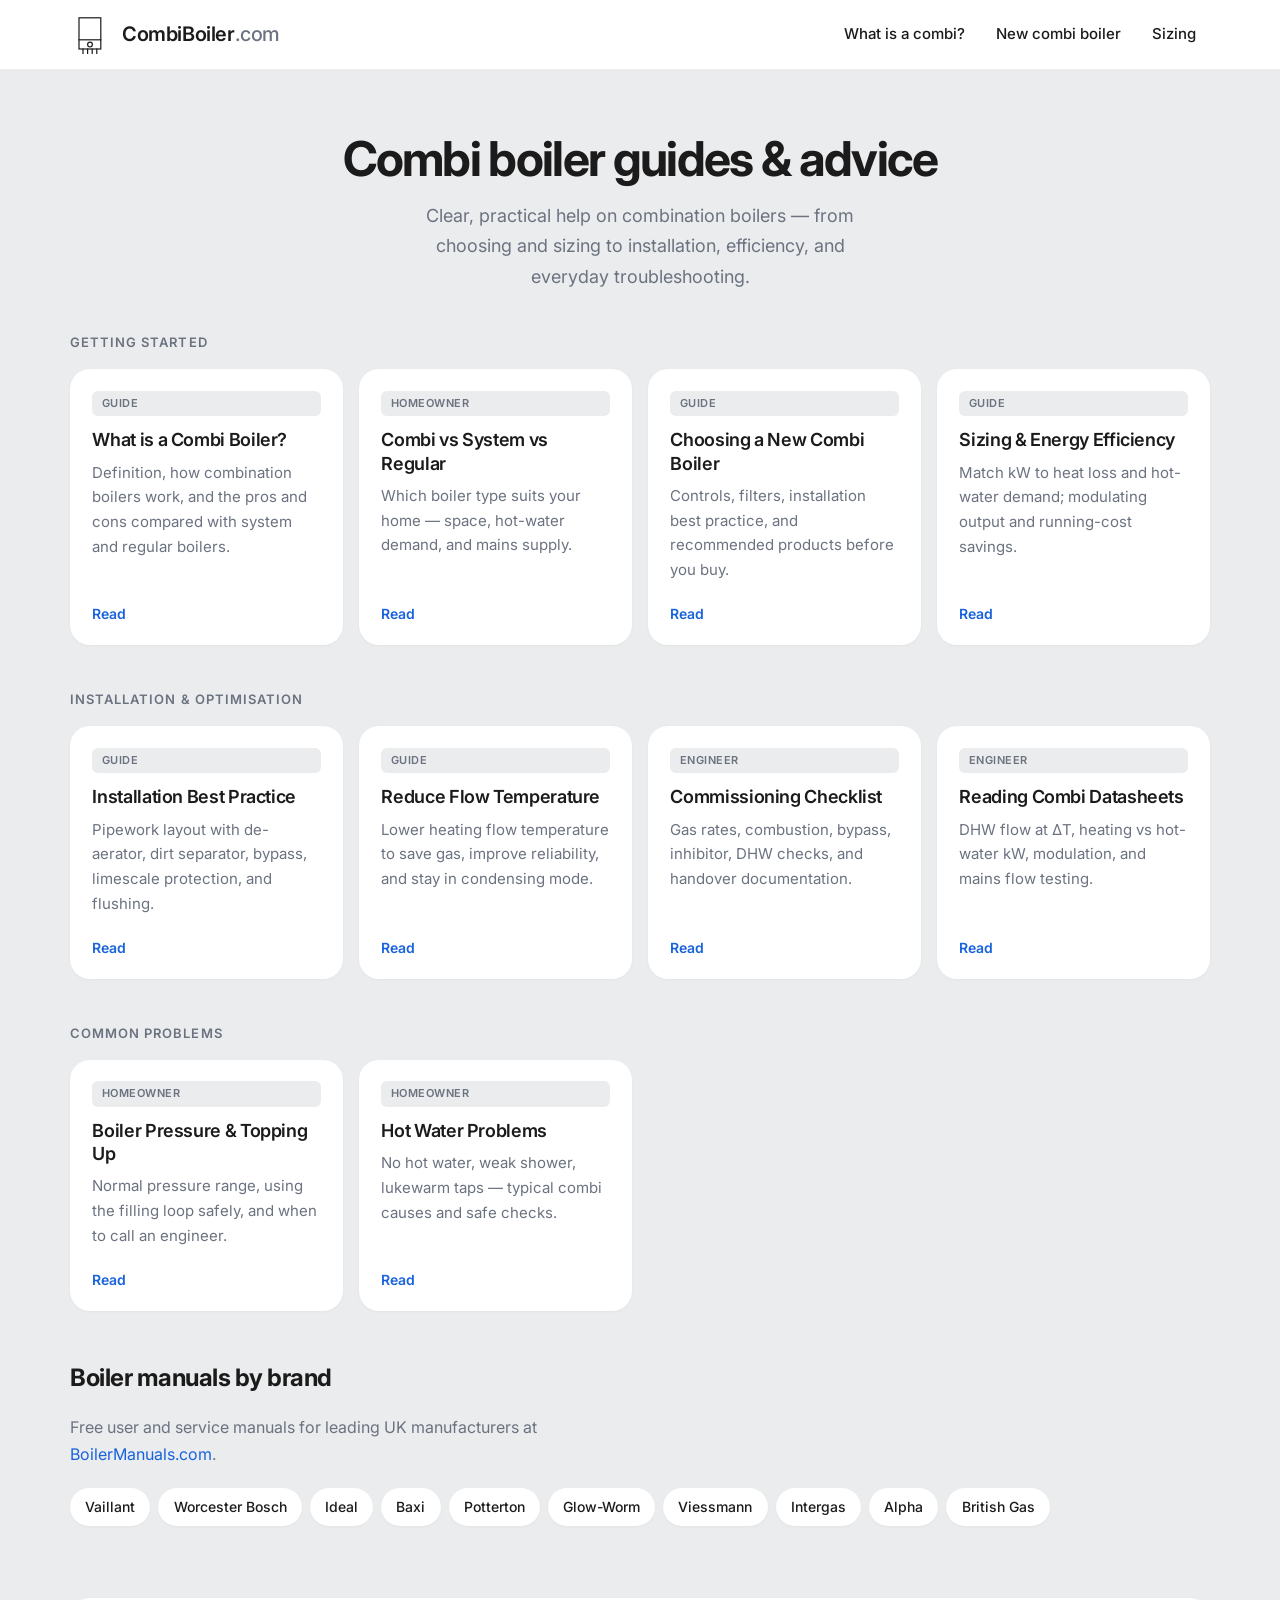
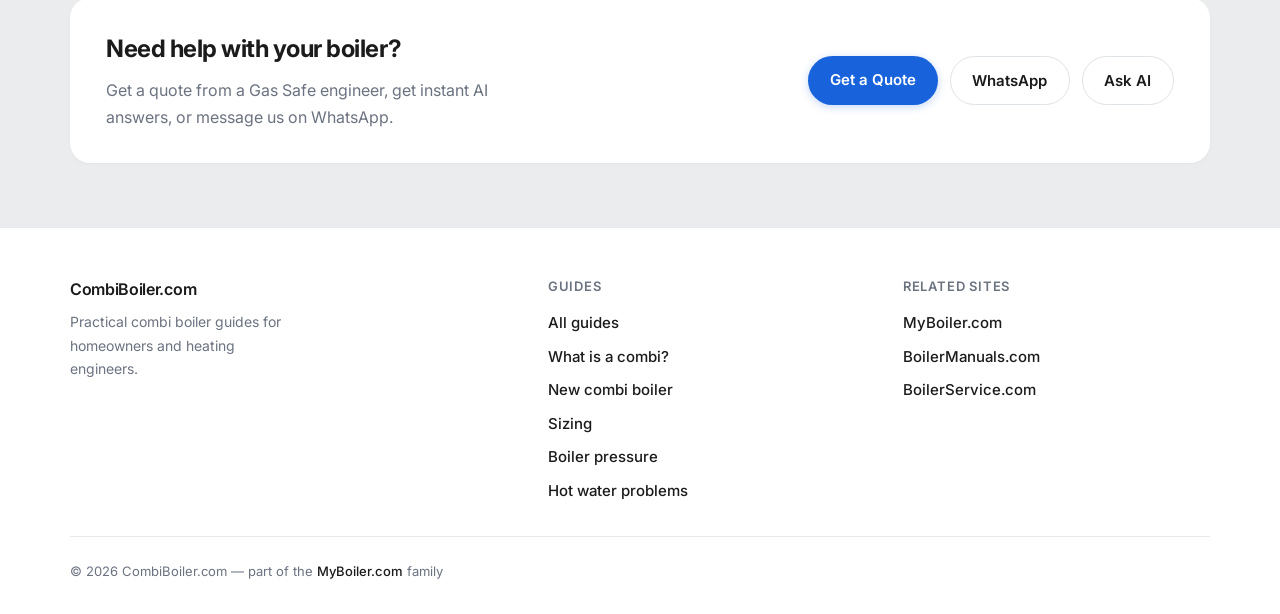
<file: index.html>
<!DOCTYPE html>
<html lang="en-GB">
<head>
  <meta charset="UTF-8">
  <meta name="viewport" content="width=device-width, initial-scale=1.0">
  <meta name="description" content="CombiBoiler.com — practical guides and resources for combination boilers: what they are, how to choose one, sizing, energy efficiency, and maintenance.">
  <title>CombiBoiler.com — Combi Boiler Guides &amp; Resources</title>
  <link rel="preconnect" href="https://fonts.googleapis.com">
  <link rel="preconnect" href="https://fonts.gstatic.com" crossorigin>
  <link rel="stylesheet" href="styles.css">
  <link rel="icon" href="favicon.png" type="image/png" sizes="32x32">
  <link rel="icon" href="favicon-48.png" type="image/png" sizes="48x48">
  <link rel="apple-touch-icon" href="apple-touch-icon.png" sizes="180x180">
</head>
<body data-logo="svg">
  <div id="site-header"></div>

  <main>
    <section class="hero">
      <div class="container">
        <h1>Combi boiler guides &amp; advice</h1>
        <p class="lead">
          Clear, practical help on combination boilers — from choosing and sizing to installation, efficiency, and everyday troubleshooting.
        </p>
      </div>
    </section>

    <section class="resources" aria-label="Guides">
      <div class="container">
        <div class="guide-group">
          <h2 class="guide-group-title">Getting started</h2>
          <div class="card-grid">
            <a class="card" href="what-is-a-combi-boiler.html">
              <span class="card-meta">Guide</span>
              <h3>What is a Combi Boiler?</h3>
              <p>Definition, how combination boilers work, and the pros and cons compared with system and regular boilers.</p>
              <span class="card-link">Read</span>
            </a>
            <a class="card" href="combi-vs-system-vs-regular-boiler.html">
              <span class="card-meta">Homeowner</span>
              <h3>Combi vs System vs Regular</h3>
              <p>Which boiler type suits your home — space, hot-water demand, and mains supply.</p>
              <span class="card-link">Read</span>
            </a>
            <a class="card" href="choosing-a-combi-boiler.html">
              <span class="card-meta">Guide</span>
              <h3>Choosing a New Combi Boiler</h3>
              <p>Controls, filters, installation best practice, and recommended products before you buy.</p>
              <span class="card-link">Read</span>
            </a>
            <a class="card" href="sizing-and-efficiency.html">
              <span class="card-meta">Guide</span>
              <h3>Sizing &amp; Energy Efficiency</h3>
              <p>Match kW to heat loss and hot-water demand; modulating output and running-cost savings.</p>
              <span class="card-link">Read</span>
            </a>
          </div>
        </div>

        <div class="guide-group">
          <h2 class="guide-group-title">Installation &amp; optimisation</h2>
          <div class="card-grid">
            <a class="card" href="combi-boiler-installation-best-practice.html">
              <span class="card-meta">Guide</span>
              <h3>Installation Best Practice</h3>
              <p>Pipework layout with de-aerator, dirt separator, bypass, limescale protection, and flushing.</p>
              <span class="card-link">Read</span>
            </a>
            <a class="card" href="reduce-combi-flow-temperature.html">
              <span class="card-meta">Guide</span>
              <h3>Reduce Flow Temperature</h3>
              <p>Lower heating flow temperature to save gas, improve reliability, and stay in condensing mode.</p>
              <span class="card-link">Read</span>
            </a>
            <a class="card" href="combi-boiler-commissioning-checklist.html">
              <span class="card-meta">Engineer</span>
              <h3>Commissioning Checklist</h3>
              <p>Gas rates, combustion, bypass, inhibitor, DHW checks, and handover documentation.</p>
              <span class="card-link">Read</span>
            </a>
            <a class="card" href="reading-combi-datasheets.html">
              <span class="card-meta">Engineer</span>
              <h3>Reading Combi Datasheets</h3>
              <p>DHW flow at ΔT, heating vs hot-water kW, modulation, and mains flow testing.</p>
              <span class="card-link">Read</span>
            </a>
          </div>
        </div>

        <div class="guide-group">
          <h2 class="guide-group-title">Common problems</h2>
          <div class="card-grid">
            <a class="card" href="combi-boiler-pressure.html">
              <span class="card-meta">Homeowner</span>
              <h3>Boiler Pressure &amp; Topping Up</h3>
              <p>Normal pressure range, using the filling loop safely, and when to call an engineer.</p>
              <span class="card-link">Read</span>
            </a>
            <a class="card" href="combi-hot-water-problems.html">
              <span class="card-meta">Homeowner</span>
              <h3>Hot Water Problems</h3>
              <p>No hot water, weak shower, lukewarm taps — typical combi causes and safe checks.</p>
              <span class="card-link">Read</span>
            </a>
          </div>
        </div>
      </div>
    </section>

    <section class="brands" aria-labelledby="brands-heading">
      <div class="container">
        <h2 id="brands-heading">Boiler manuals by brand</h2>
        <p class="section-intro">Free user and service manuals for leading UK manufacturers at <a href="https://boilermanuals.com">BoilerManuals.com</a>.</p>
        <div class="brand-grid">
          <a href="https://boilermanuals.com" rel="noopener">Vaillant</a>
          <a href="https://boilermanuals.com" rel="noopener">Worcester Bosch</a>
          <a href="https://boilermanuals.com" rel="noopener">Ideal</a>
          <a href="https://boilermanuals.com" rel="noopener">Baxi</a>
          <a href="https://boilermanuals.com" rel="noopener">Potterton</a>
          <a href="https://boilermanuals.com" rel="noopener">Glow-Worm</a>
          <a href="https://boilermanuals.com" rel="noopener">Viessmann</a>
          <a href="https://boilermanuals.com" rel="noopener">Intergas</a>
          <a href="https://boilermanuals.com" rel="noopener">Alpha</a>
          <a href="https://boilermanuals.com" rel="noopener">British Gas</a>
        </div>
      </div>
    </section>

    <section class="cta">
      <div class="container cta-panel">
        <div>
          <h2>Need help with your boiler?</h2>
          <p>Get a quote from a Gas Safe engineer, get instant AI answers, or message us on WhatsApp.</p>
        </div>
        <div class="cta-actions">
          <a class="btn btn-primary" href="https://myboiler.com/quote/" rel="noopener">Get a Quote</a>
          <a class="btn btn-secondary" href="https://wa.me/442081234411" rel="noopener">WhatsApp</a>
          <a class="btn btn-secondary" href="https://myboiler.com/chat/" rel="noopener">Ask AI</a>
        </div>
      </div>
    </section>
  </main>

  <div id="site-footer"></div>

  <script src="js/site-chrome.js"></script>
</body>
</html>
</file>
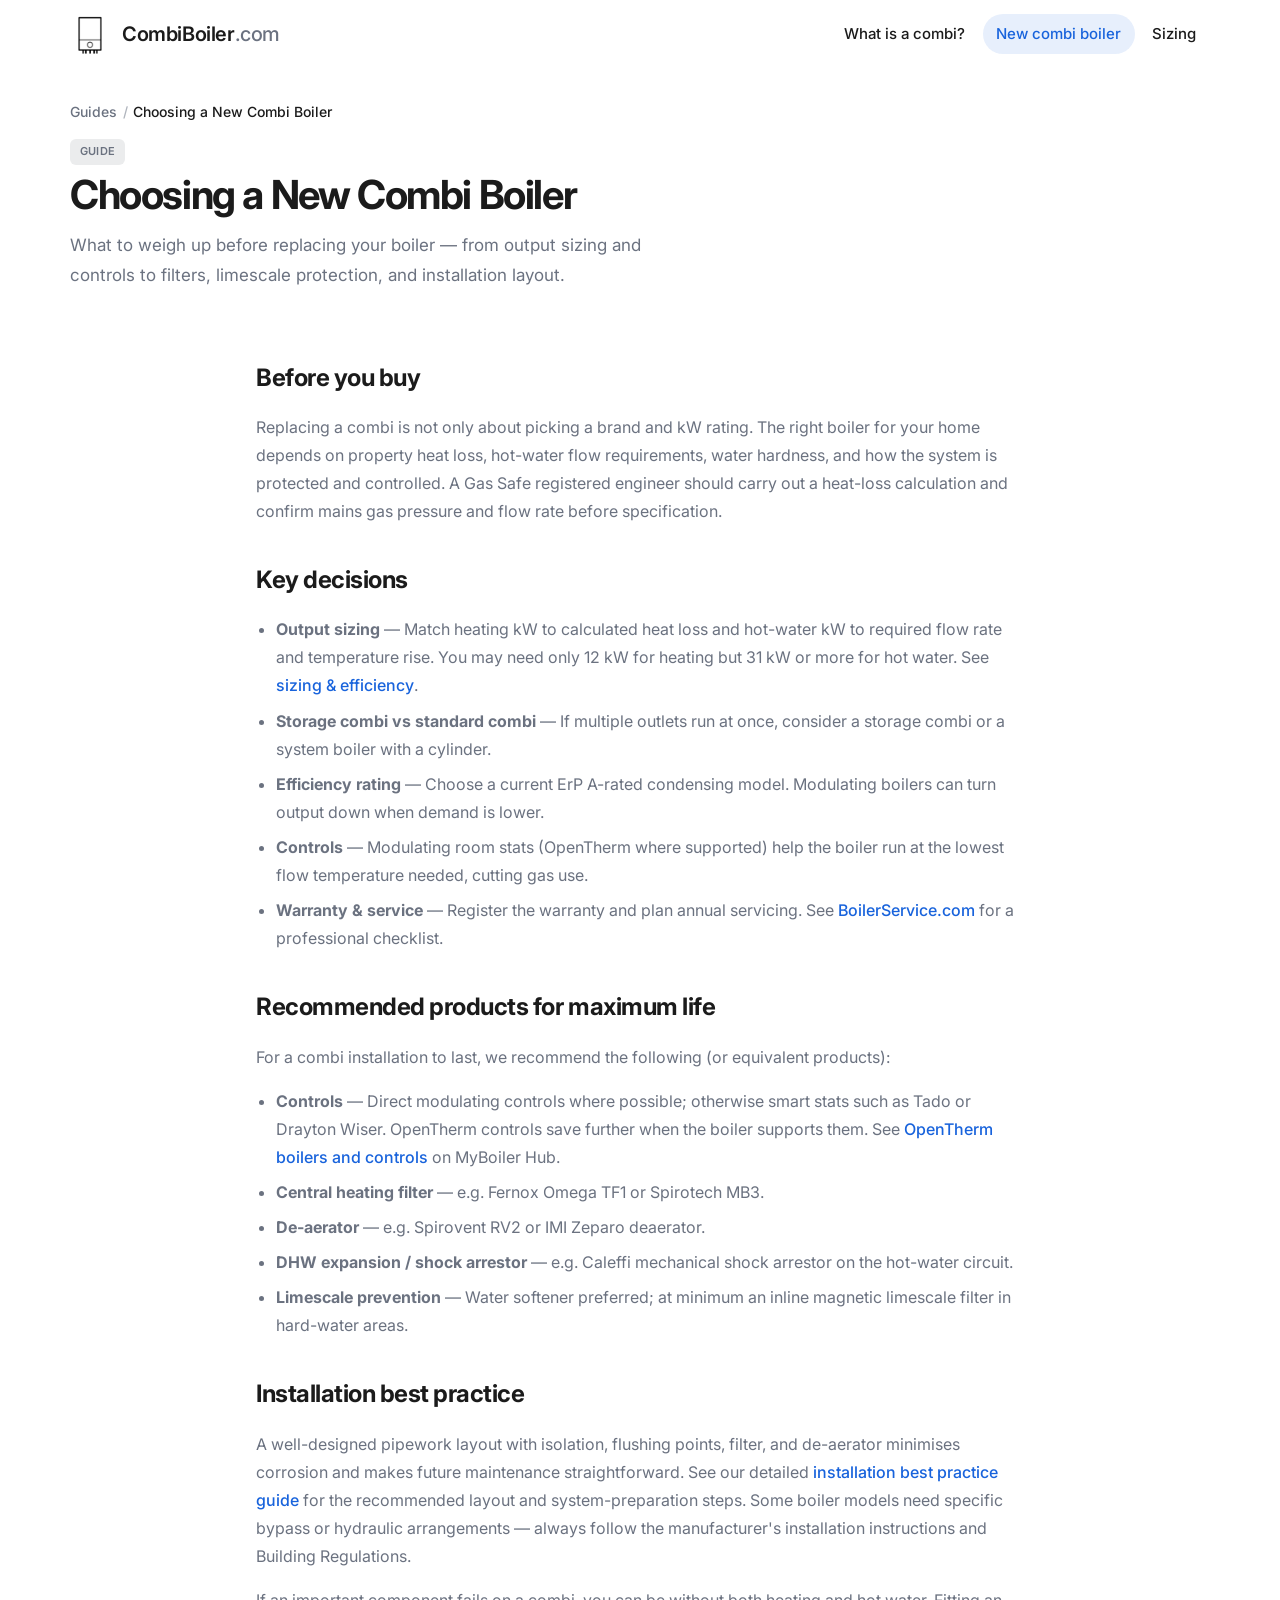
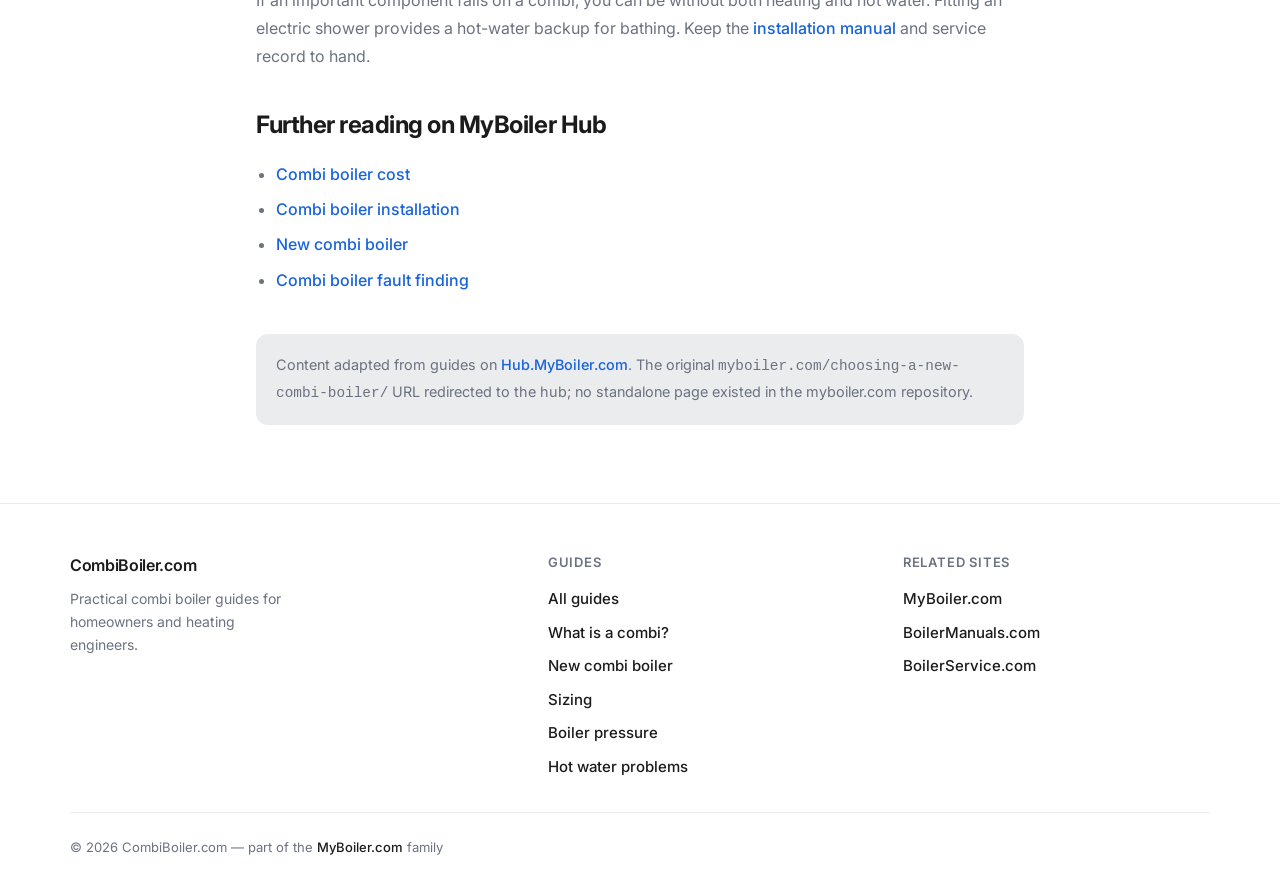
<file: choosing-a-combi-boiler.html>
<!DOCTYPE html>
<html lang="en-GB">
<head>
  <meta charset="UTF-8">
  <meta name="viewport" content="width=device-width, initial-scale=1.0">
  <meta name="description" content="How to choose a new combi boiler: sizing, controls, system protection, installation best practice, and recommended products for maximum life.">
  <title>Choosing a New Combi Boiler — CombiBoiler.com</title>
  <link rel="preconnect" href="https://fonts.googleapis.com">
  <link rel="preconnect" href="https://fonts.gstatic.com" crossorigin>
  <link rel="stylesheet" href="styles.css">
  <link rel="icon" href="favicon.png" type="image/png" sizes="32x32">
  <link rel="icon" href="favicon-48.png" type="image/png" sizes="48x48">
  <link rel="apple-touch-icon" href="apple-touch-icon.png" sizes="180x180">
</head>
<body data-active-nav="choosing">
  <div id="site-header"></div>

  <main>
    <section class="page-hero">
      <div class="container">
        <nav class="breadcrumbs" aria-label="Breadcrumb">
          <ol>
            <li><a href="index.html">Guides</a></li>
            <li aria-current="page">Choosing a New Combi Boiler</li>
          </ol>
        </nav>
        <p class="article-tag">Guide</p>
        <h1>Choosing a New Combi Boiler</h1>
        <p class="page-intro">What to weigh up before replacing your boiler — from output sizing and controls to filters, limescale protection, and installation layout.</p>
      </div>
    </section>

    <section class="page-content">
      <div class="container prose prose-wide">
        <h2>Before you buy</h2>
        <p>Replacing a combi is not only about picking a brand and kW rating. The right boiler for your home depends on property heat loss, hot-water flow requirements, water hardness, and how the system is protected and controlled. A Gas Safe registered engineer should carry out a heat-loss calculation and confirm mains gas pressure and flow rate before specification.</p>

        <h2>Key decisions</h2>
        <ul>
          <li><strong>Output sizing</strong> — Match heating kW to calculated heat loss and hot-water kW to required flow rate and temperature rise. You may need only 12&nbsp;kW for heating but 31&nbsp;kW or more for hot water. See <a href="sizing-and-efficiency.html">sizing &amp; efficiency</a>.</li>
          <li><strong>Storage combi vs standard combi</strong> — If multiple outlets run at once, consider a storage combi or a system boiler with a cylinder.</li>
          <li><strong>Efficiency rating</strong> — Choose a current ErP A-rated condensing model. Modulating boilers can turn output down when demand is lower.</li>
          <li><strong>Controls</strong> — Modulating room stats (OpenTherm where supported) help the boiler run at the lowest flow temperature needed, cutting gas use.</li>
          <li><strong>Warranty &amp; service</strong> — Register the warranty and plan annual servicing. See <a href="https://boilerservice.com">BoilerService.com</a> for a professional checklist.</li>
        </ul>

        <h2>Recommended products for maximum life</h2>
        <p>For a combi installation to last, we recommend the following (or equivalent products):</p>
        <ul>
          <li><strong>Controls</strong> — Direct modulating controls where possible; otherwise smart stats such as Tado or Drayton Wiser. OpenTherm controls save further when the boiler supports them. See <a href="https://hub.myboiler.com/opentherm/opentherm-boilers-and-controls/">OpenTherm boilers and controls</a> on MyBoiler Hub.</li>
          <li><strong>Central heating filter</strong> — e.g. Fernox Omega TF1 or Spirotech MB3.</li>
          <li><strong>De-aerator</strong> — e.g. Spirovent RV2 or IMI Zeparo deaerator.</li>
          <li><strong>DHW expansion / shock arrestor</strong> — e.g. Caleffi mechanical shock arrestor on the hot-water circuit.</li>
          <li><strong>Limescale prevention</strong> — Water softener preferred; at minimum an inline magnetic limescale filter in hard-water areas.</li>
        </ul>

        <h2>Installation best practice</h2>
        <p>A well-designed pipework layout with isolation, flushing points, filter, and de-aerator minimises corrosion and makes future maintenance straightforward. See our detailed <a href="combi-boiler-installation-best-practice.html">installation best practice guide</a> for the recommended layout and system-preparation steps. Some boiler models need specific bypass or hydraulic arrangements — always follow the manufacturer's installation instructions and Building Regulations.</p>
        <p>If an important component fails on a combi, you can be without both heating and hot water. Fitting an electric shower provides a hot-water backup for bathing. Keep the <a href="https://boilermanuals.com">installation manual</a> and service record to hand.</p>

        <h2>Further reading on MyBoiler Hub</h2>
        <ul>
          <li><a href="https://hub.myboiler.com/combi-boiler/combi-boiler-cost/">Combi boiler cost</a></li>
          <li><a href="https://hub.myboiler.com/combi-boiler/combi-boiler-installation/">Combi boiler installation</a></li>
          <li><a href="https://hub.myboiler.com/combi-boiler/new-combi-boiler/">New combi boiler</a></li>
          <li><a href="https://hub.myboiler.com/combi-boiler/combi-boiler-fault-finding/">Combi boiler fault finding</a></li>
        </ul>

        <p class="disclaimer">Content adapted from guides on <a href="https://hub.myboiler.com/combi-boiler/">Hub.MyBoiler.com</a>. The original <code>myboiler.com/choosing-a-new-combi-boiler/</code> URL redirected to the hub; no standalone page existed in the myboiler.com repository.</p>
      </div>
    </section>
  </main>

  <div id="site-footer"></div>

  <script src="js/site-chrome.js"></script>
</body>
</html>
</file>
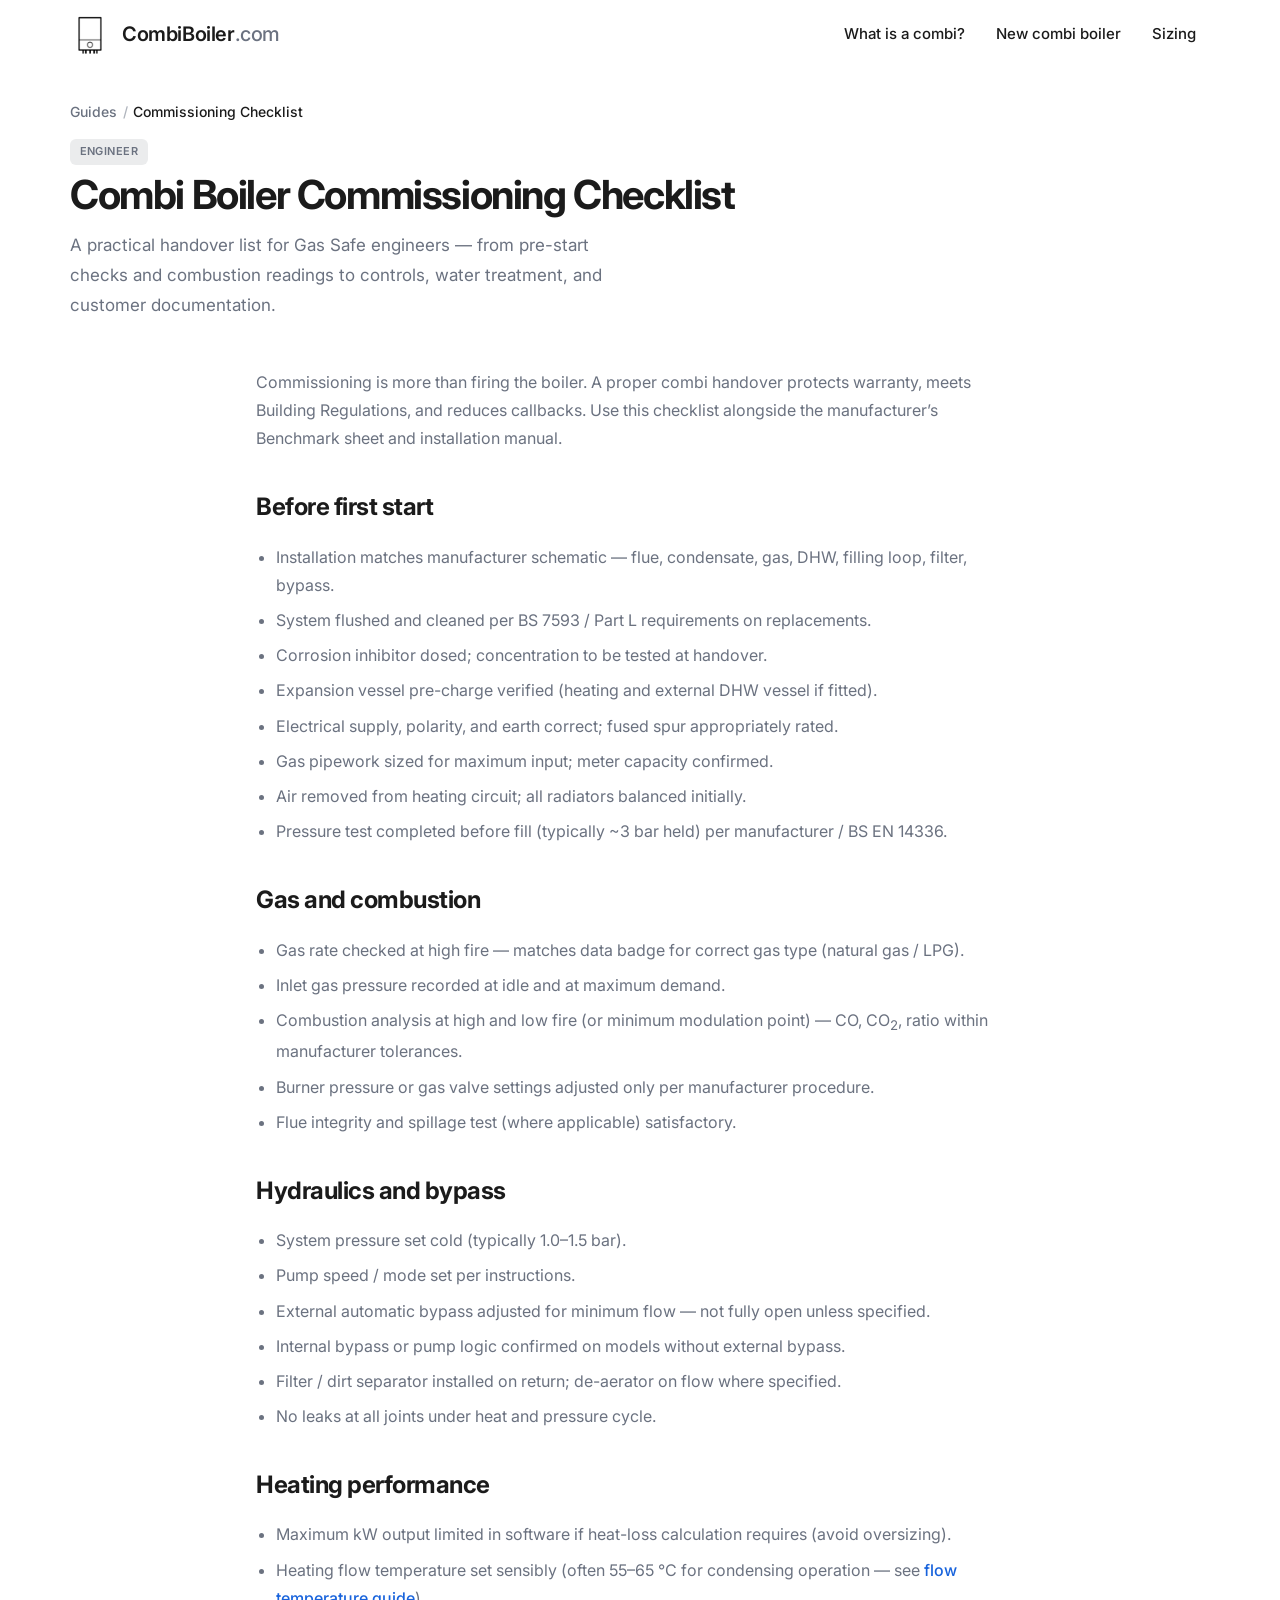
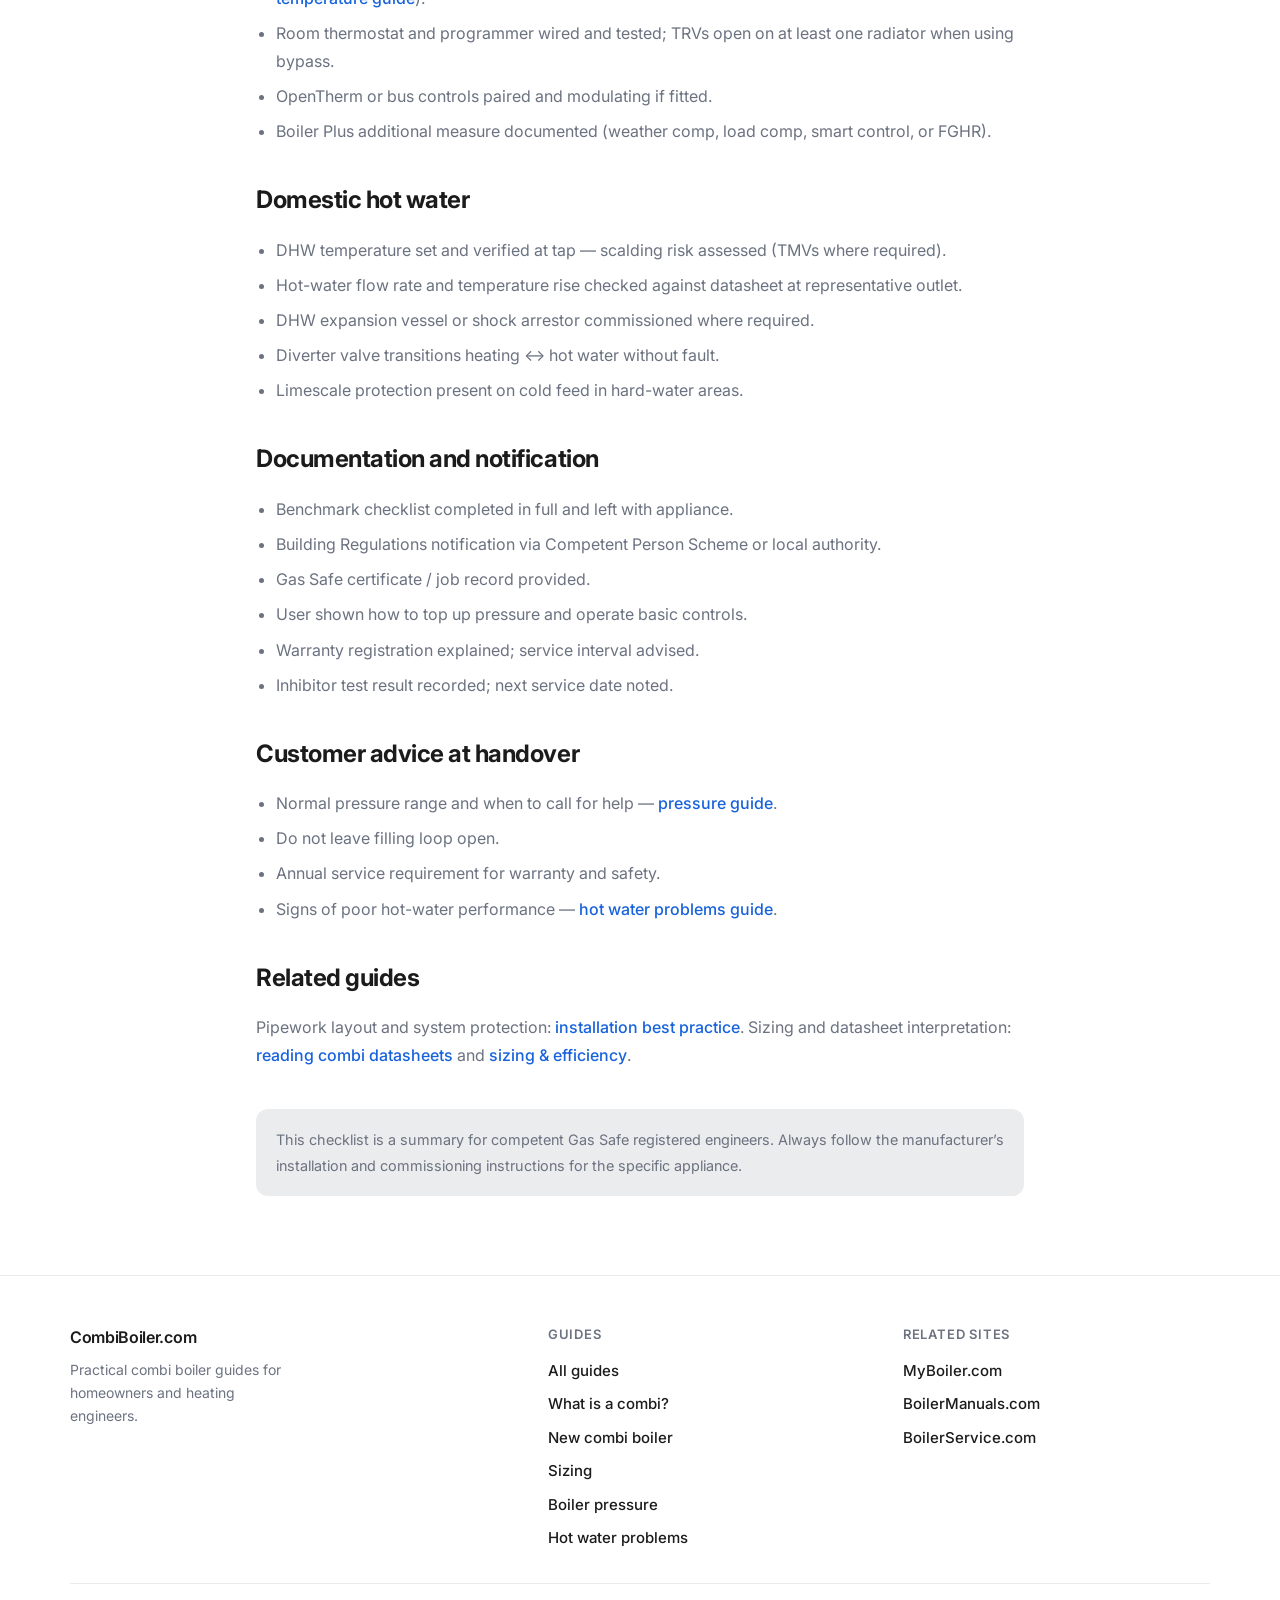
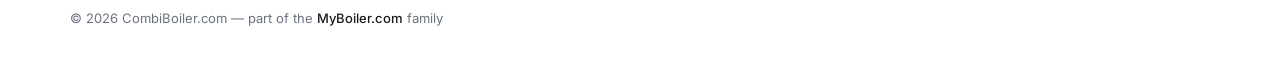
<file: combi-boiler-commissioning-checklist.html>
<!DOCTYPE html>
<html lang="en-GB">
<head>
  <meta charset="UTF-8">
  <meta name="viewport" content="width=device-width, initial-scale=1.0">
  <meta name="description" content="Combi boiler commissioning checklist for heating engineers: Benchmark, gas rates, combustion, bypass, inhibitor, DHW expansion, and handover documentation.">
  <title>Combi Boiler Commissioning Checklist — CombiBoiler.com</title>
  <link rel="preconnect" href="https://fonts.googleapis.com">
  <link rel="preconnect" href="https://fonts.gstatic.com" crossorigin>
  <link rel="stylesheet" href="styles.css">
  <link rel="icon" href="favicon.png" type="image/png" sizes="32x32">
  <link rel="icon" href="favicon-48.png" type="image/png" sizes="48x48">
  <link rel="apple-touch-icon" href="apple-touch-icon.png" sizes="180x180">
</head>
<body>
  <div id="site-header"></div>

  <main>
    <section class="page-hero">
      <div class="container">
        <nav class="breadcrumbs" aria-label="Breadcrumb">
          <ol>
            <li><a href="index.html">Guides</a></li>
            <li aria-current="page">Commissioning Checklist</li>
          </ol>
        </nav>
        <p class="article-tag">Engineer</p>
        <h1>Combi Boiler Commissioning Checklist</h1>
        <p class="page-intro">A practical handover list for Gas Safe engineers — from pre-start checks and combustion readings to controls, water treatment, and customer documentation.</p>
      </div>
    </section>

    <section class="page-content">
      <div class="container prose prose-wide">
        <p>Commissioning is more than firing the boiler. A proper combi handover protects warranty, meets Building Regulations, and reduces callbacks. Use this checklist alongside the manufacturer’s Benchmark sheet and installation manual.</p>

        <h2>Before first start</h2>
        <ul>
          <li>Installation matches manufacturer schematic — flue, condensate, gas, DHW, filling loop, filter, bypass.</li>
          <li>System flushed and cleaned per BS&nbsp;7593 / Part&nbsp;L requirements on replacements.</li>
          <li>Corrosion inhibitor dosed; concentration to be tested at handover.</li>
          <li>Expansion vessel pre-charge verified (heating and external DHW vessel if fitted).</li>
          <li>Electrical supply, polarity, and earth correct; fused spur appropriately rated.</li>
          <li>Gas pipework sized for maximum input; meter capacity confirmed.</li>
          <li>Air removed from heating circuit; all radiators balanced initially.</li>
          <li>Pressure test completed before fill (typically ~3&nbsp;bar held) per manufacturer / BS&nbsp;EN&nbsp;14336.</li>
        </ul>

        <h2>Gas and combustion</h2>
        <ul>
          <li>Gas rate checked at high fire — matches data badge for correct gas type (natural gas / LPG).</li>
          <li>Inlet gas pressure recorded at idle and at maximum demand.</li>
          <li>Combustion analysis at high and low fire (or minimum modulation point) — CO, CO<sub>2</sub>, ratio within manufacturer tolerances.</li>
          <li>Burner pressure or gas valve settings adjusted only per manufacturer procedure.</li>
          <li>Flue integrity and spillage test (where applicable) satisfactory.</li>
        </ul>

        <h2>Hydraulics and bypass</h2>
        <ul>
          <li>System pressure set cold (typically 1.0–1.5&nbsp;bar).</li>
          <li>Pump speed / mode set per instructions.</li>
          <li>External automatic bypass adjusted for minimum flow — not fully open unless specified.</li>
          <li>Internal bypass or pump logic confirmed on models without external bypass.</li>
          <li>Filter / dirt separator installed on return; de-aerator on flow where specified.</li>
          <li>No leaks at all joints under heat and pressure cycle.</li>
        </ul>

        <h2>Heating performance</h2>
        <ul>
          <li>Maximum kW output limited in software if heat-loss calculation requires (avoid oversizing).</li>
          <li>Heating flow temperature set sensibly (often 55–65&nbsp;&deg;C for condensing operation — see <a href="reduce-combi-flow-temperature.html">flow temperature guide</a>).</li>
          <li>Room thermostat and programmer wired and tested; TRVs open on at least one radiator when using bypass.</li>
          <li>OpenTherm or bus controls paired and modulating if fitted.</li>
          <li>Boiler Plus additional measure documented (weather comp, load comp, smart control, or FGHR).</li>
        </ul>

        <h2>Domestic hot water</h2>
        <ul>
          <li>DHW temperature set and verified at tap — scalding risk assessed (TMVs where required).</li>
          <li>Hot-water flow rate and temperature rise checked against datasheet at representative outlet.</li>
          <li>DHW expansion vessel or shock arrestor commissioned where required.</li>
          <li>Diverter valve transitions heating ↔ hot water without fault.</li>
          <li>Limescale protection present on cold feed in hard-water areas.</li>
        </ul>

        <h2>Documentation and notification</h2>
        <ul>
          <li>Benchmark checklist completed in full and left with appliance.</li>
          <li>Building Regulations notification via Competent Person Scheme or local authority.</li>
          <li>Gas Safe certificate / job record provided.</li>
          <li>User shown how to top up pressure and operate basic controls.</li>
          <li>Warranty registration explained; service interval advised.</li>
          <li>Inhibitor test result recorded; next service date noted.</li>
        </ul>

        <h2>Customer advice at handover</h2>
        <ul>
          <li>Normal pressure range and when to call for help — <a href="combi-boiler-pressure.html">pressure guide</a>.</li>
          <li>Do not leave filling loop open.</li>
          <li>Annual service requirement for warranty and safety.</li>
          <li>Signs of poor hot-water performance — <a href="combi-hot-water-problems.html">hot water problems guide</a>.</li>
        </ul>

        <h2>Related guides</h2>
        <p>Pipework layout and system protection: <a href="combi-boiler-installation-best-practice.html">installation best practice</a>. Sizing and datasheet interpretation: <a href="reading-combi-datasheets.html">reading combi datasheets</a> and <a href="sizing-and-efficiency.html">sizing &amp; efficiency</a>.</p>

        <p class="disclaimer">This checklist is a summary for competent Gas Safe registered engineers. Always follow the manufacturer’s installation and commissioning instructions for the specific appliance.</p>
      </div>
    </section>
  </main>

  <div id="site-footer"></div>

  <script src="js/site-chrome.js"></script>
</body>
</html>
</file>
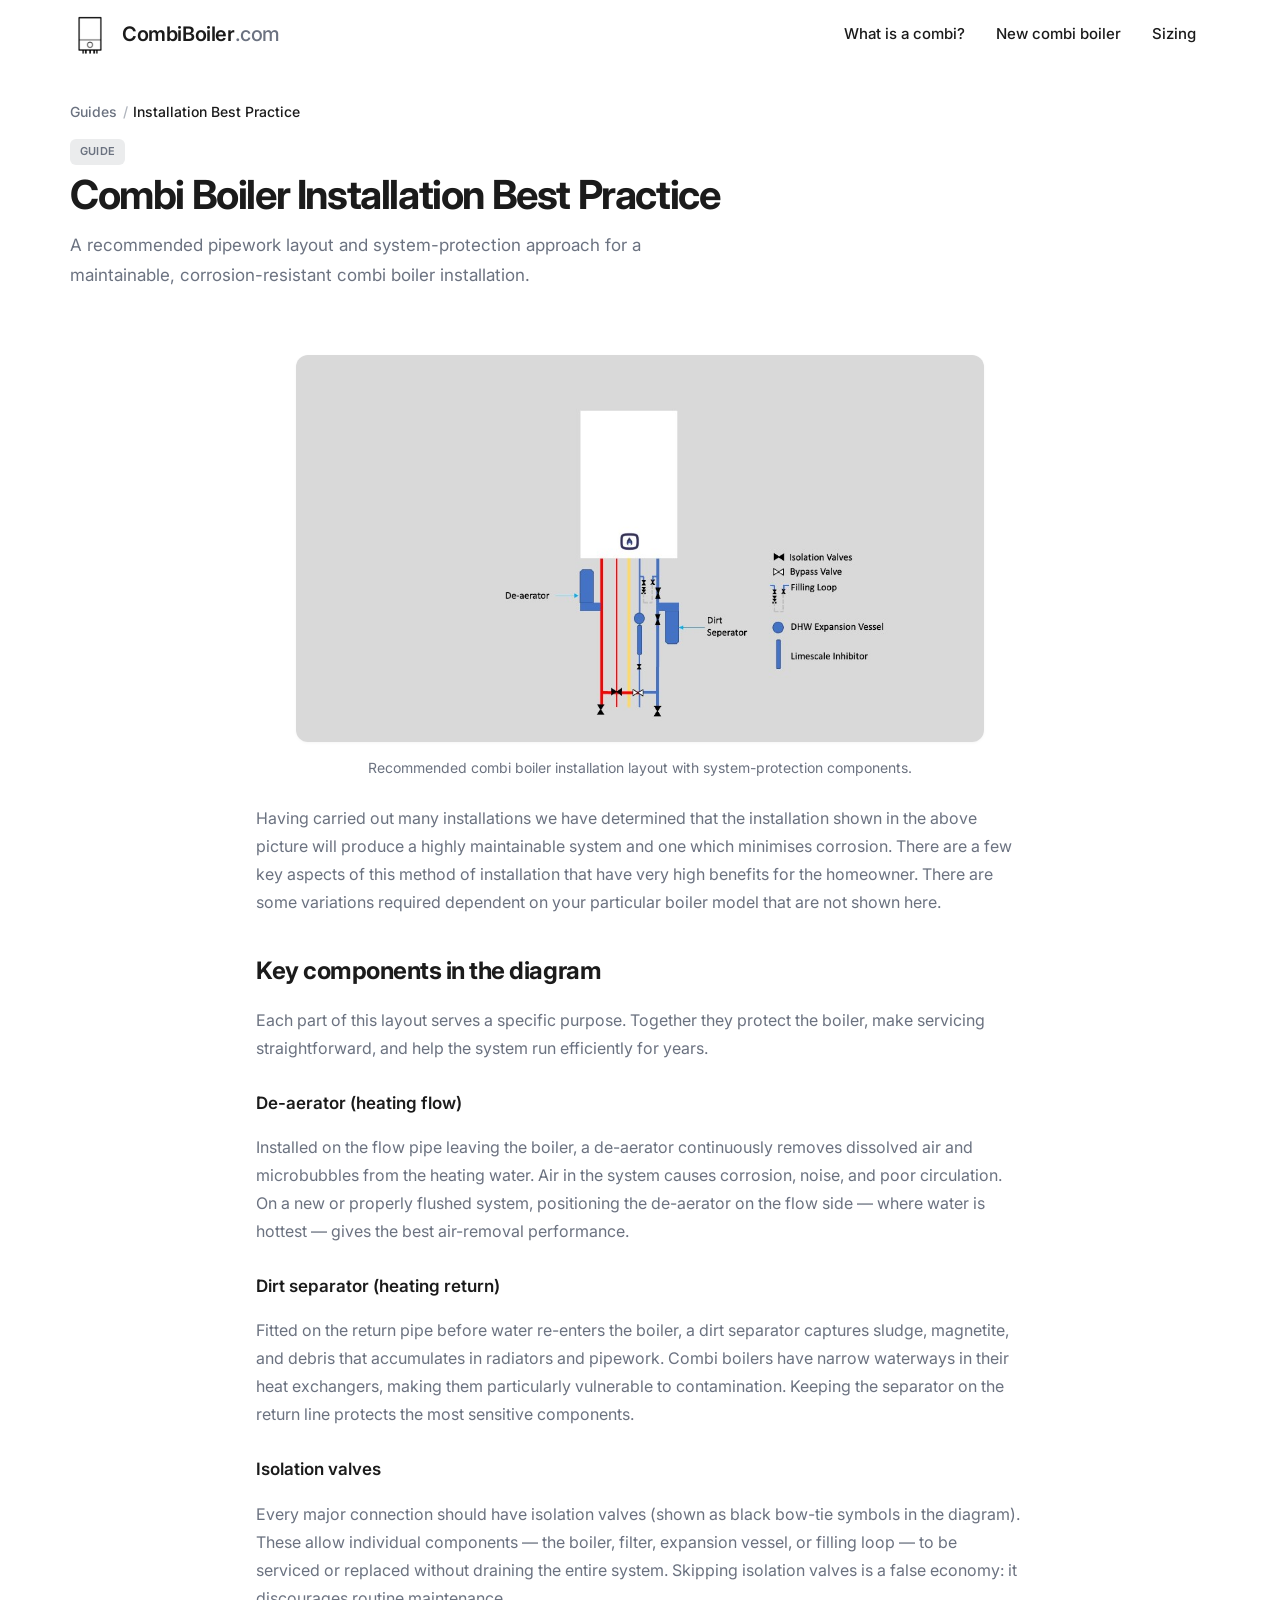
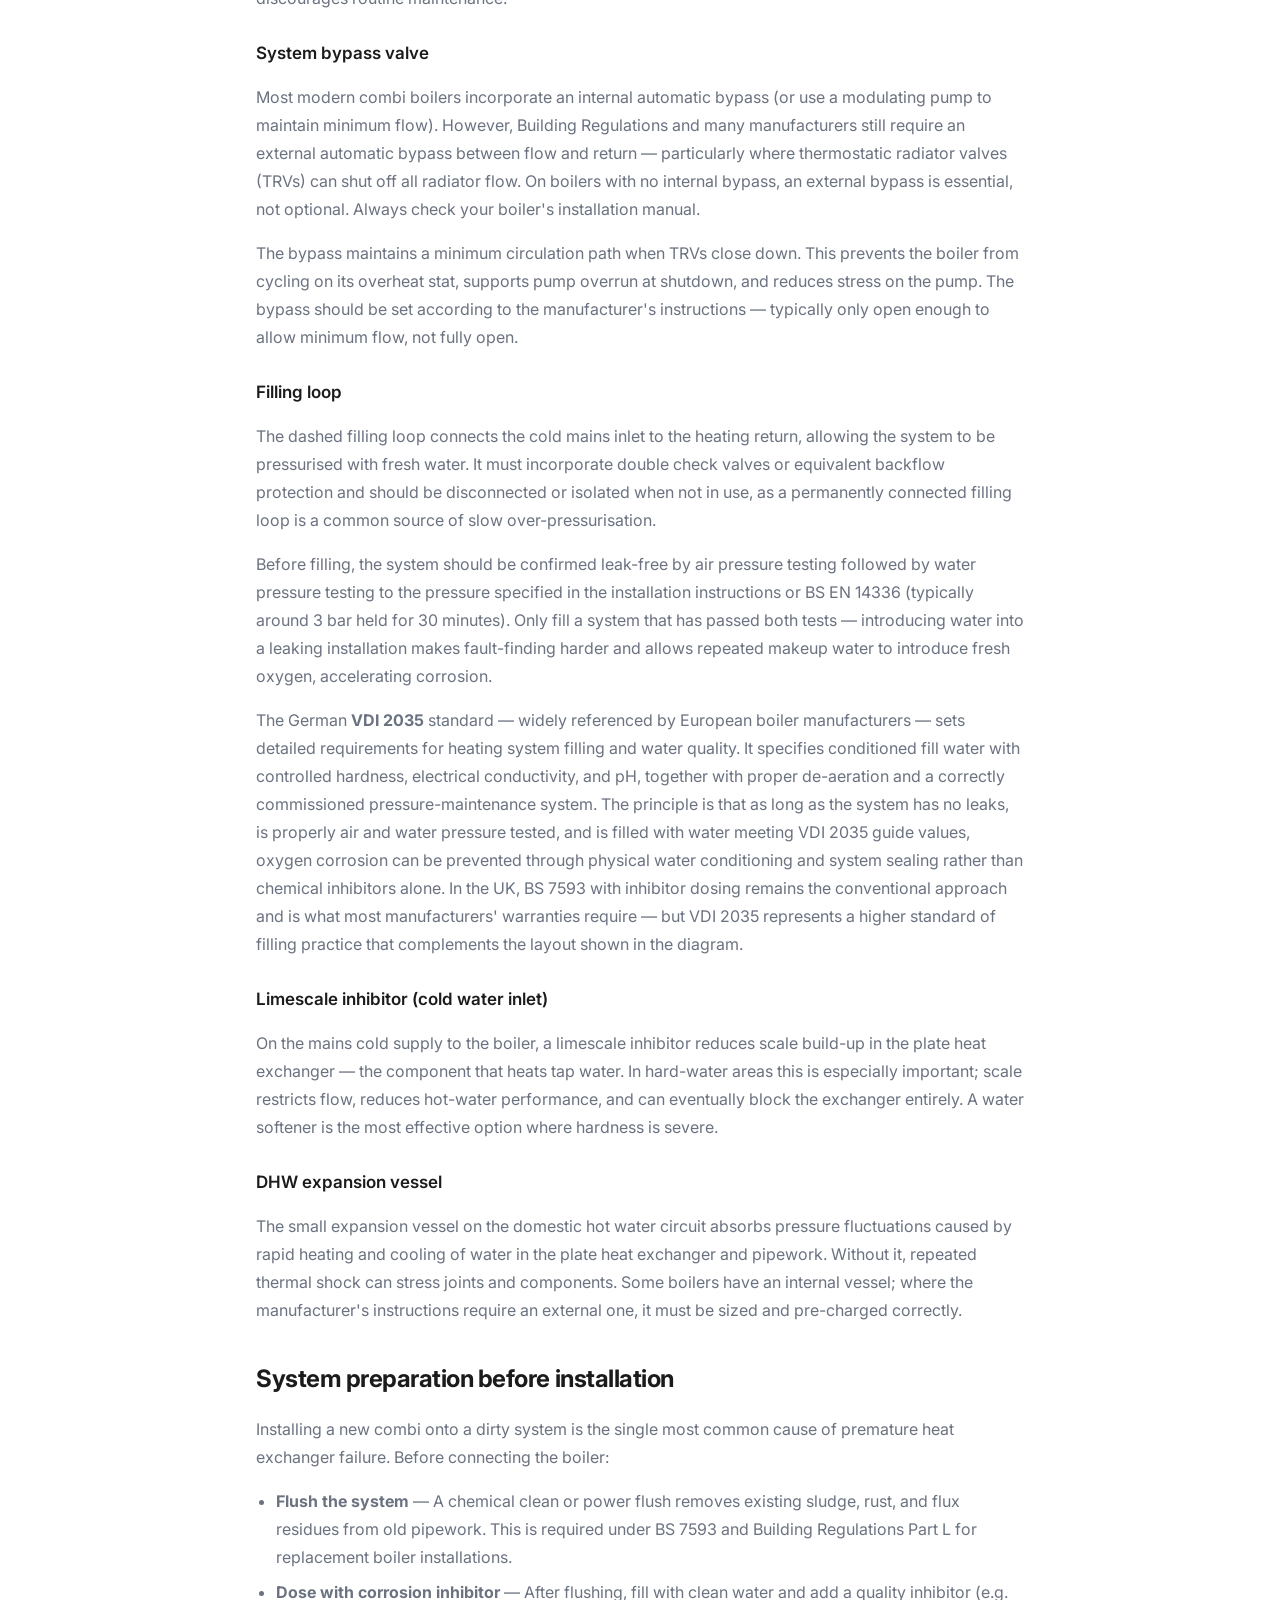
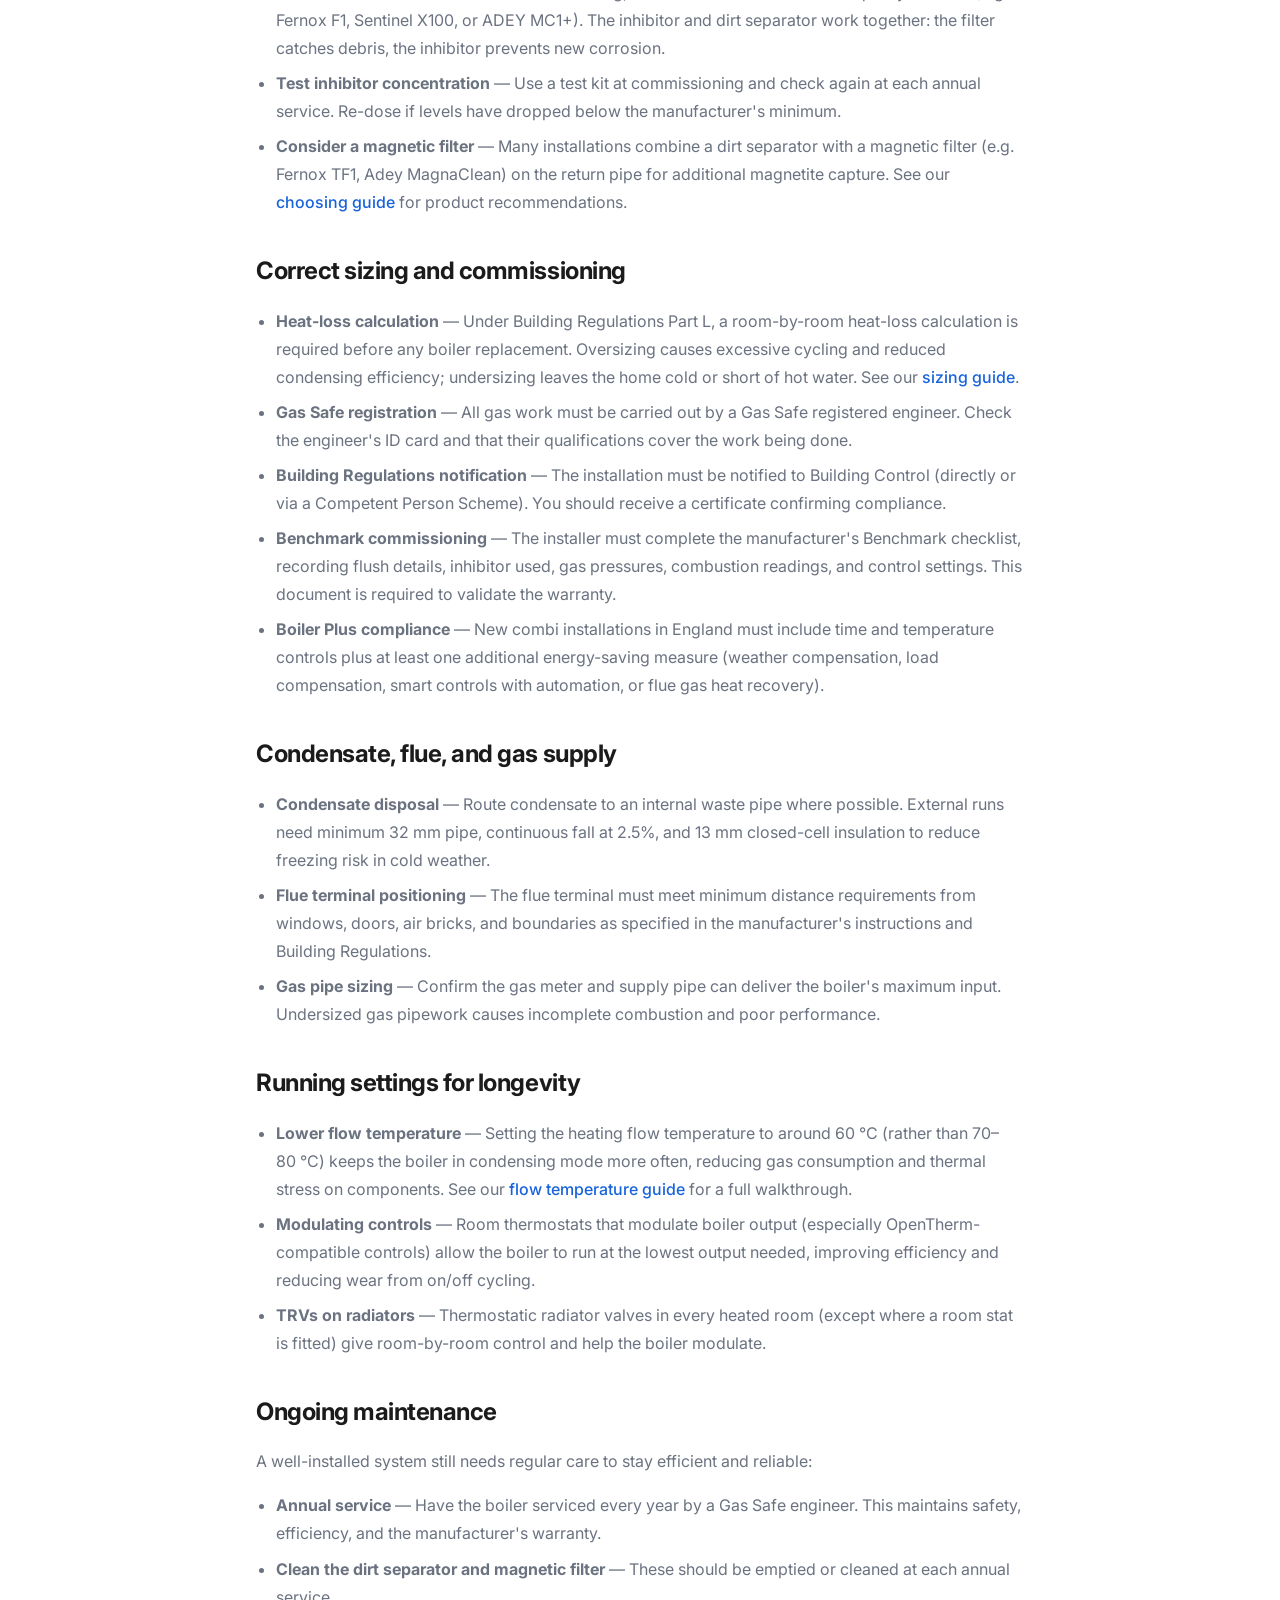
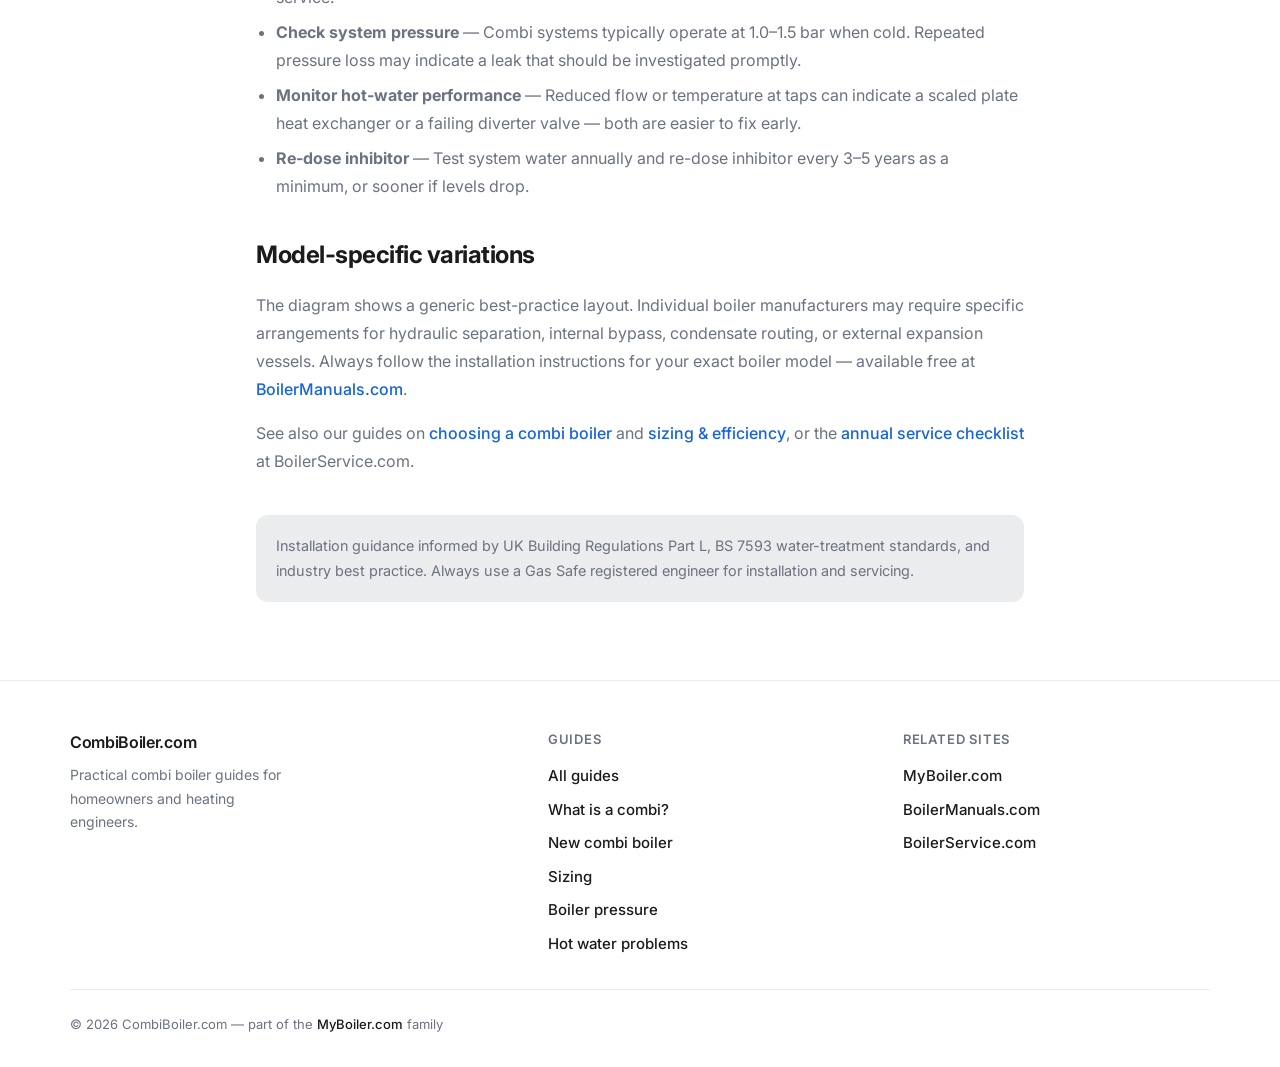
<file: combi-boiler-installation-best-practice.html>
<!DOCTYPE html>
<html lang="en-GB">
<head>
  <meta charset="UTF-8">
  <meta name="viewport" content="width=device-width, initial-scale=1.0">
  <meta name="description" content="Combi boiler installation best practice: recommended pipework layout with de-aerator, dirt separator, bypass, limescale protection, and system flushing for a long-lasting heating system.">
  <title>Combi Boiler Installation Best Practice — CombiBoiler.com</title>
  <link rel="preconnect" href="https://fonts.googleapis.com">
  <link rel="preconnect" href="https://fonts.gstatic.com" crossorigin>
  <link rel="stylesheet" href="styles.css">
  <link rel="icon" href="favicon.png" type="image/png" sizes="32x32">
  <link rel="icon" href="favicon-48.png" type="image/png" sizes="48x48">
  <link rel="apple-touch-icon" href="apple-touch-icon.png" sizes="180x180">
</head>
<body data-active-nav="installation">
  <div id="site-header"></div>

  <main>
    <section class="page-hero">
      <div class="container">
        <nav class="breadcrumbs" aria-label="Breadcrumb">
          <ol>
            <li><a href="index.html">Guides</a></li>
            <li aria-current="page">Installation Best Practice</li>
          </ol>
        </nav>
        <p class="article-tag">Guide</p>
        <h1>Combi Boiler Installation Best Practice</h1>
        <p class="page-intro">A recommended pipework layout and system-protection approach for a maintainable, corrosion-resistant combi boiler installation.</p>
      </div>
    </section>

    <section class="page-content">
      <div class="container prose prose-wide">
        <figure>
          <img src="img/combi-boiler-installation-best-practice.png" width="800" height="600" alt="Schematic diagram of combi boiler installation best practice showing heating flow and return pipes, gas supply, cold water inlet, DHW outlet, de-aerator, dirt separator, bypass valve, filling loop, limescale inhibitor, and DHW expansion vessel">
          <figcaption>Recommended combi boiler installation layout with system-protection components.</figcaption>
        </figure>

        <p>Having carried out many installations we have determined that the installation shown in the above picture will produce a highly maintainable system and one which minimises corrosion. There are a few key aspects of this method of installation that have very high benefits for the homeowner. There are some variations required dependent on your particular boiler model that are not shown here.</p>

        <h2>Key components in the diagram</h2>
        <p>Each part of this layout serves a specific purpose. Together they protect the boiler, make servicing straightforward, and help the system run efficiently for years.</p>

        <h3>De-aerator (heating flow)</h3>
        <p>Installed on the flow pipe leaving the boiler, a de-aerator continuously removes dissolved air and microbubbles from the heating water. Air in the system causes corrosion, noise, and poor circulation. On a new or properly flushed system, positioning the de-aerator on the flow side — where water is hottest — gives the best air-removal performance.</p>

        <h3>Dirt separator (heating return)</h3>
        <p>Fitted on the return pipe before water re-enters the boiler, a dirt separator captures sludge, magnetite, and debris that accumulates in radiators and pipework. Combi boilers have narrow waterways in their heat exchangers, making them particularly vulnerable to contamination. Keeping the separator on the return line protects the most sensitive components.</p>

        <h3>Isolation valves</h3>
        <p>Every major connection should have isolation valves (shown as black bow-tie symbols in the diagram). These allow individual components — the boiler, filter, expansion vessel, or filling loop — to be serviced or replaced without draining the entire system. Skipping isolation valves is a false economy: it discourages routine maintenance.</p>

        <h3>System bypass valve</h3>
        <p>Most modern combi boilers incorporate an internal automatic bypass (or use a modulating pump to maintain minimum flow). However, Building Regulations and many manufacturers still require an external automatic bypass between flow and return — particularly where thermostatic radiator valves (TRVs) can shut off all radiator flow. On boilers with no internal bypass, an external bypass is essential, not optional. Always check your boiler's installation manual.</p>
        <p>The bypass maintains a minimum circulation path when TRVs close down. This prevents the boiler from cycling on its overheat stat, supports pump overrun at shutdown, and reduces stress on the pump. The bypass should be set according to the manufacturer's instructions — typically only open enough to allow minimum flow, not fully open.</p>

        <h3>Filling loop</h3>
        <p>The dashed filling loop connects the cold mains inlet to the heating return, allowing the system to be pressurised with fresh water. It must incorporate double check valves or equivalent backflow protection and should be disconnected or isolated when not in use, as a permanently connected filling loop is a common source of slow over-pressurisation.</p>
        <p>Before filling, the system should be confirmed leak-free by air pressure testing followed by water pressure testing to the pressure specified in the installation instructions or BS&nbsp;EN&nbsp;14336 (typically around 3&nbsp;bar held for 30&nbsp;minutes). Only fill a system that has passed both tests — introducing water into a leaking installation makes fault-finding harder and allows repeated makeup water to introduce fresh oxygen, accelerating corrosion.</p>
        <p>The German <strong>VDI&nbsp;2035</strong> standard — widely referenced by European boiler manufacturers — sets detailed requirements for heating system filling and water quality. It specifies conditioned fill water with controlled hardness, electrical conductivity, and pH, together with proper de-aeration and a correctly commissioned pressure-maintenance system. The principle is that as long as the system has no leaks, is properly air and water pressure tested, and is filled with water meeting VDI&nbsp;2035 guide values, oxygen corrosion can be prevented through physical water conditioning and system sealing rather than chemical inhibitors alone. In the UK, BS&nbsp;7593 with inhibitor dosing remains the conventional approach and is what most manufacturers' warranties require — but VDI&nbsp;2035 represents a higher standard of filling practice that complements the layout shown in the diagram.</p>

        <h3>Limescale inhibitor (cold water inlet)</h3>
        <p>On the mains cold supply to the boiler, a limescale inhibitor reduces scale build-up in the plate heat exchanger — the component that heats tap water. In hard-water areas this is especially important; scale restricts flow, reduces hot-water performance, and can eventually block the exchanger entirely. A water softener is the most effective option where hardness is severe.</p>

        <h3>DHW expansion vessel</h3>
        <p>The small expansion vessel on the domestic hot water circuit absorbs pressure fluctuations caused by rapid heating and cooling of water in the plate heat exchanger and pipework. Without it, repeated thermal shock can stress joints and components. Some boilers have an internal vessel; where the manufacturer's instructions require an external one, it must be sized and pre-charged correctly.</p>

        <h2>System preparation before installation</h2>
        <p>Installing a new combi onto a dirty system is the single most common cause of premature heat exchanger failure. Before connecting the boiler:</p>
        <ul>
          <li><strong>Flush the system</strong> — A chemical clean or power flush removes existing sludge, rust, and flux residues from old pipework. This is required under BS&nbsp;7593 and Building Regulations Part&nbsp;L for replacement boiler installations.</li>
          <li><strong>Dose with corrosion inhibitor</strong> — After flushing, fill with clean water and add a quality inhibitor (e.g. Fernox F1, Sentinel X100, or ADEY MC1+). The inhibitor and dirt separator work together: the filter catches debris, the inhibitor prevents new corrosion.</li>
          <li><strong>Test inhibitor concentration</strong> — Use a test kit at commissioning and check again at each annual service. Re-dose if levels have dropped below the manufacturer's minimum.</li>
          <li><strong>Consider a magnetic filter</strong> — Many installations combine a dirt separator with a magnetic filter (e.g. Fernox TF1, Adey MagnaClean) on the return pipe for additional magnetite capture. See our <a href="choosing-a-combi-boiler.html">choosing guide</a> for product recommendations.</li>
        </ul>

        <h2>Correct sizing and commissioning</h2>
        <ul>
          <li><strong>Heat-loss calculation</strong> — Under Building Regulations Part&nbsp;L, a room-by-room heat-loss calculation is required before any boiler replacement. Oversizing causes excessive cycling and reduced condensing efficiency; undersizing leaves the home cold or short of hot water. See our <a href="sizing-and-efficiency.html">sizing guide</a>.</li>
          <li><strong>Gas Safe registration</strong> — All gas work must be carried out by a Gas Safe registered engineer. Check the engineer's ID card and that their qualifications cover the work being done.</li>
          <li><strong>Building Regulations notification</strong> — The installation must be notified to Building Control (directly or via a Competent Person Scheme). You should receive a certificate confirming compliance.</li>
          <li><strong>Benchmark commissioning</strong> — The installer must complete the manufacturer's Benchmark checklist, recording flush details, inhibitor used, gas pressures, combustion readings, and control settings. This document is required to validate the warranty.</li>
          <li><strong>Boiler Plus compliance</strong> — New combi installations in England must include time and temperature controls plus at least one additional energy-saving measure (weather compensation, load compensation, smart controls with automation, or flue gas heat recovery).</li>
        </ul>

        <h2>Condensate, flue, and gas supply</h2>
        <ul>
          <li><strong>Condensate disposal</strong> — Route condensate to an internal waste pipe where possible. External runs need minimum 32&nbsp;mm pipe, continuous fall at 2.5%, and 13&nbsp;mm closed-cell insulation to reduce freezing risk in cold weather.</li>
          <li><strong>Flue terminal positioning</strong> — The flue terminal must meet minimum distance requirements from windows, doors, air bricks, and boundaries as specified in the manufacturer's instructions and Building Regulations.</li>
          <li><strong>Gas pipe sizing</strong> — Confirm the gas meter and supply pipe can deliver the boiler's maximum input. Undersized gas pipework causes incomplete combustion and poor performance.</li>
        </ul>

        <h2>Running settings for longevity</h2>
        <ul>
          <li><strong>Lower flow temperature</strong> — Setting the heating flow temperature to around 60&nbsp;&deg;C (rather than 70–80&nbsp;&deg;C) keeps the boiler in condensing mode more often, reducing gas consumption and thermal stress on components. See our <a href="reduce-combi-flow-temperature.html">flow temperature guide</a> for a full walkthrough.</li>
          <li><strong>Modulating controls</strong> — Room thermostats that modulate boiler output (especially OpenTherm-compatible controls) allow the boiler to run at the lowest output needed, improving efficiency and reducing wear from on/off cycling.</li>
          <li><strong>TRVs on radiators</strong> — Thermostatic radiator valves in every heated room (except where a room stat is fitted) give room-by-room control and help the boiler modulate.</li>
        </ul>

        <h2>Ongoing maintenance</h2>
        <p>A well-installed system still needs regular care to stay efficient and reliable:</p>
        <ul>
          <li><strong>Annual service</strong> — Have the boiler serviced every year by a Gas Safe engineer. This maintains safety, efficiency, and the manufacturer's warranty.</li>
          <li><strong>Clean the dirt separator and magnetic filter</strong> — These should be emptied or cleaned at each annual service.</li>
          <li><strong>Check system pressure</strong> — Combi systems typically operate at 1.0–1.5&nbsp;bar when cold. Repeated pressure loss may indicate a leak that should be investigated promptly.</li>
          <li><strong>Monitor hot-water performance</strong> — Reduced flow or temperature at taps can indicate a scaled plate heat exchanger or a failing diverter valve — both are easier to fix early.</li>
          <li><strong>Re-dose inhibitor</strong> — Test system water annually and re-dose inhibitor every 3–5&nbsp;years as a minimum, or sooner if levels drop.</li>
        </ul>

        <h2>Model-specific variations</h2>
        <p>The diagram shows a generic best-practice layout. Individual boiler manufacturers may require specific arrangements for hydraulic separation, internal bypass, condensate routing, or external expansion vessels. Always follow the installation instructions for your exact boiler model — available free at <a href="https://boilermanuals.com">BoilerManuals.com</a>.</p>

        <p>See also our guides on <a href="choosing-a-combi-boiler.html">choosing a combi boiler</a> and <a href="sizing-and-efficiency.html">sizing &amp; efficiency</a>, or the <a href="https://boilerservice.com">annual service checklist</a> at BoilerService.com.</p>

        <p class="disclaimer">Installation guidance informed by UK Building Regulations Part&nbsp;L, BS&nbsp;7593 water-treatment standards, and industry best practice. Always use a Gas Safe registered engineer for installation and servicing.</p>
      </div>
    </section>
  </main>

  <div id="site-footer"></div>

  <script src="js/site-chrome.js"></script>
</body>
</html>
</file>
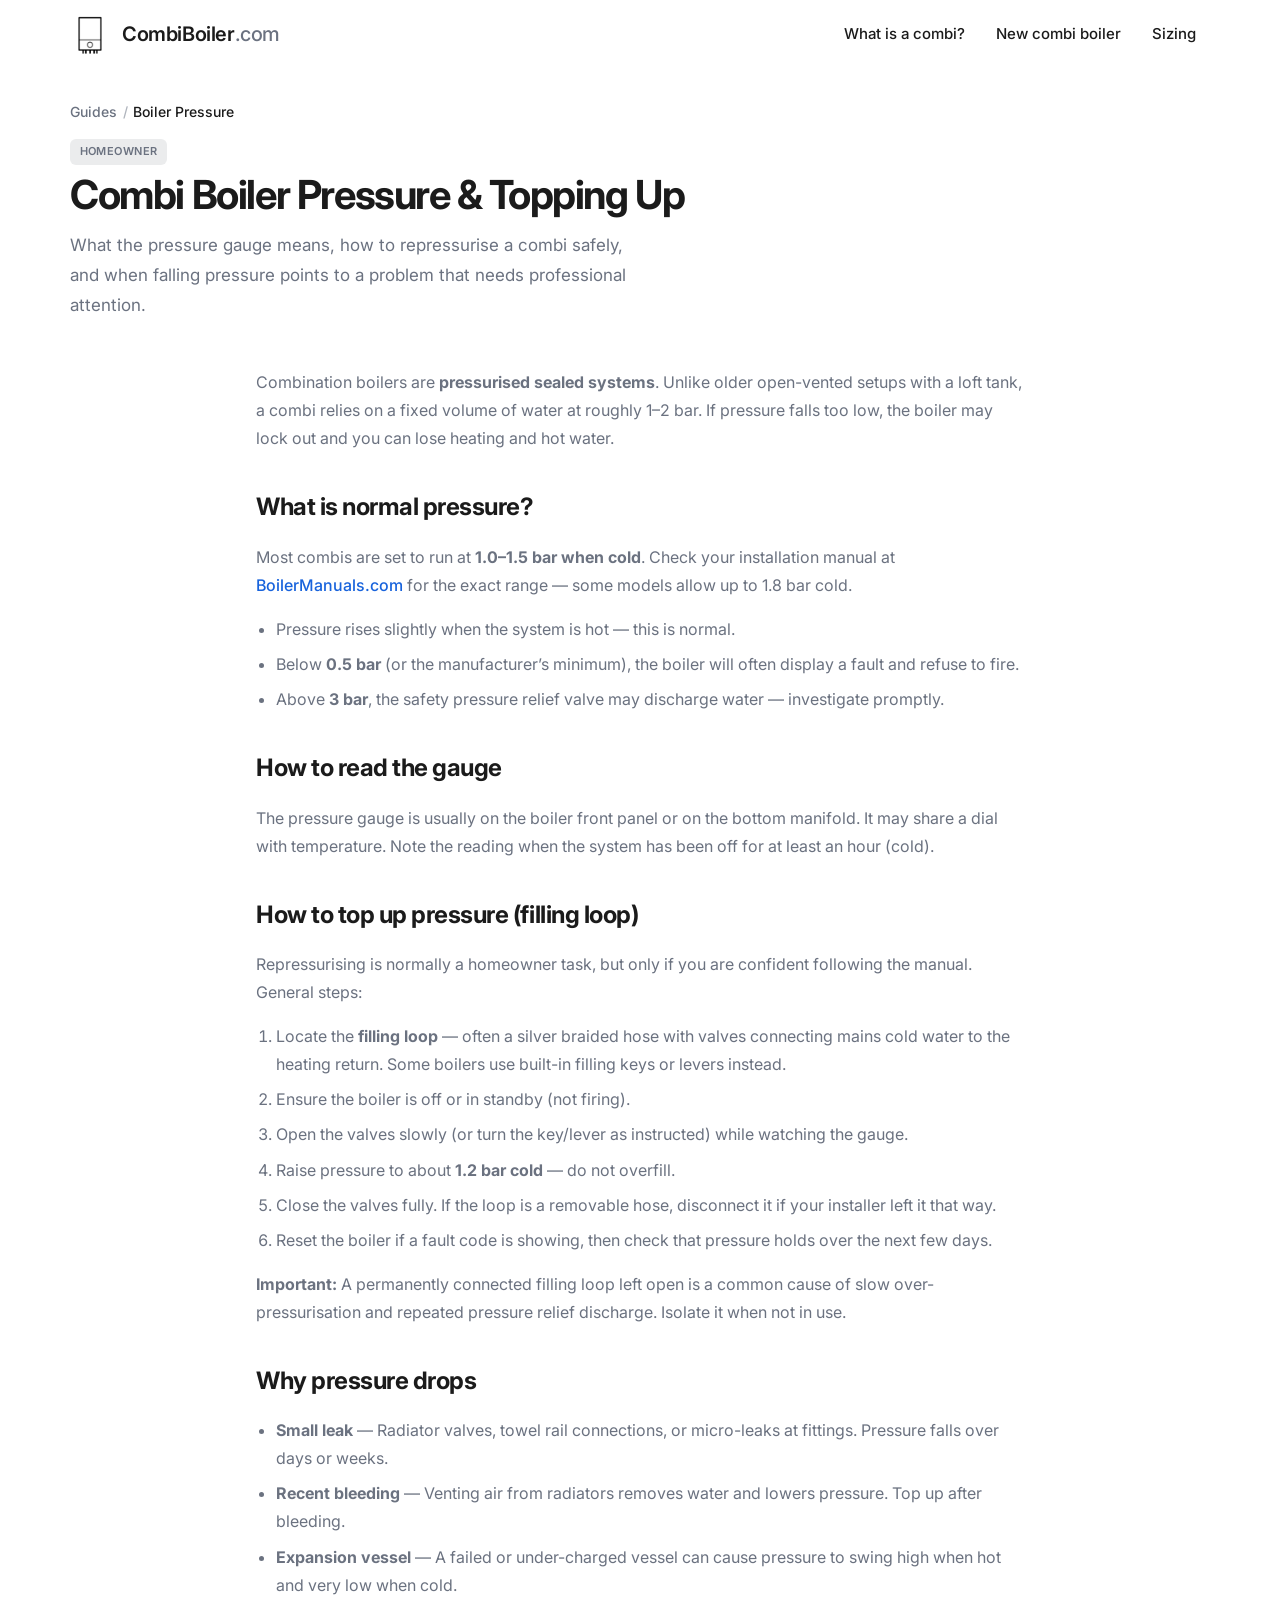
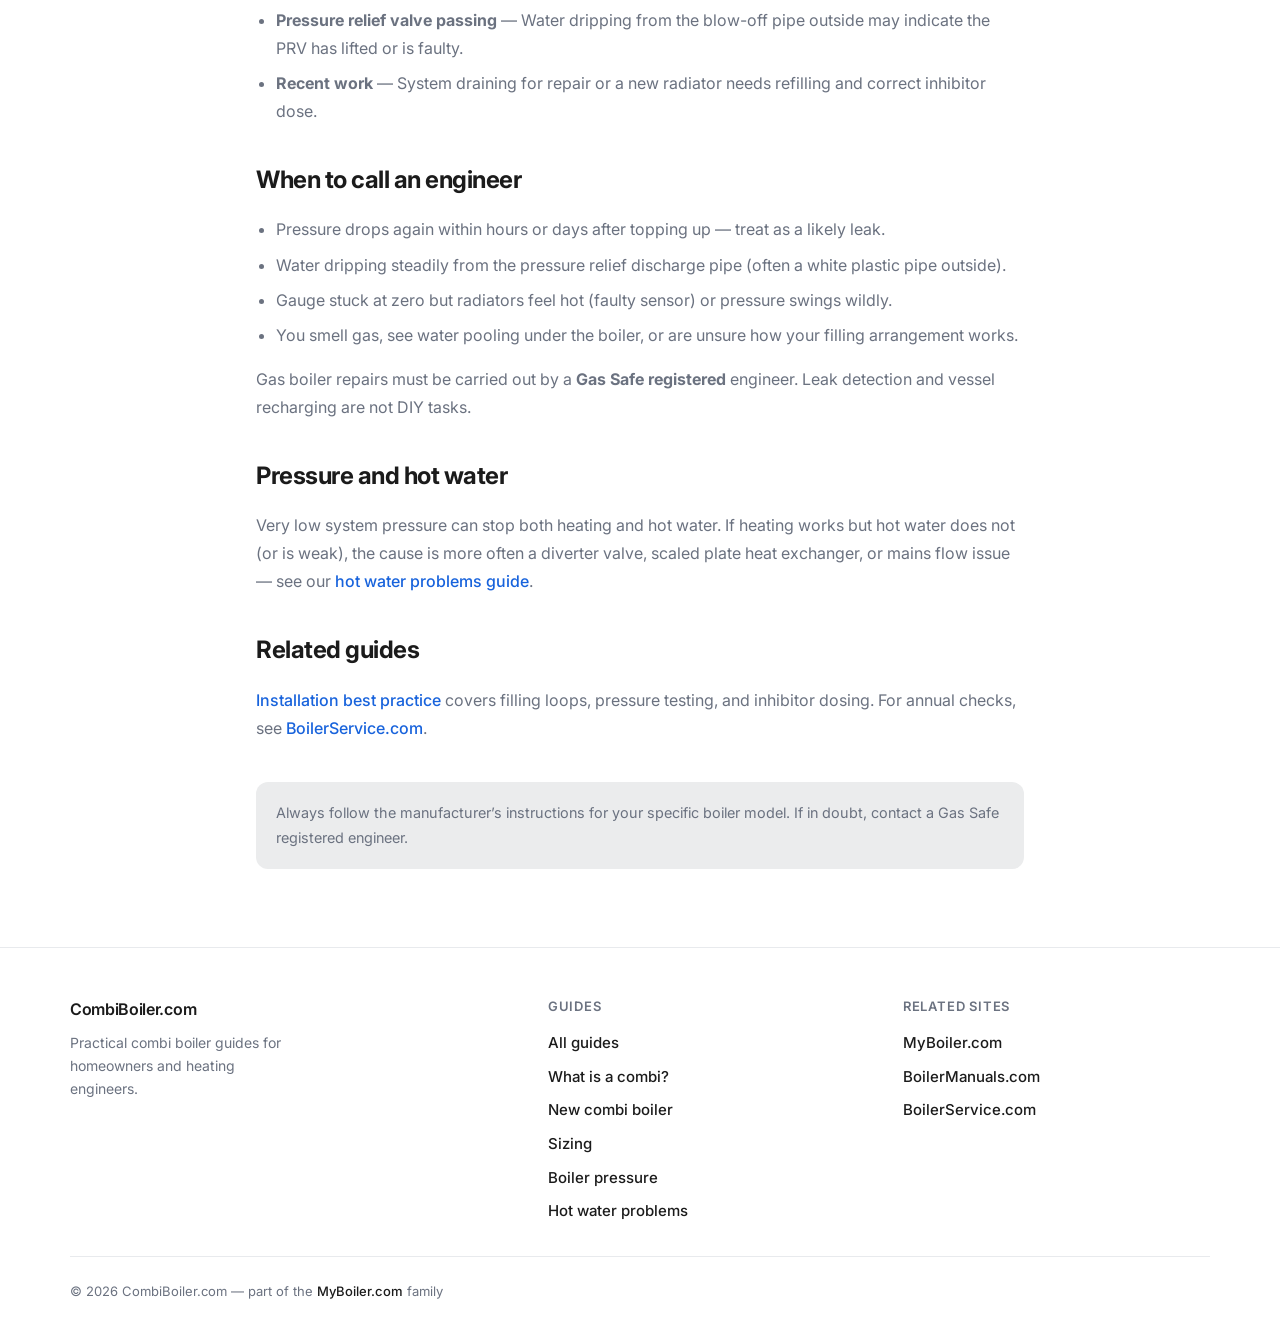
<file: combi-boiler-pressure.html>
<!DOCTYPE html>
<html lang="en-GB">
<head>
  <meta charset="UTF-8">
  <meta name="viewport" content="width=device-width, initial-scale=1.0">
  <meta name="description" content="Combi boiler pressure explained: normal range, how to top up using the filling loop, when pressure drops, and when to call a Gas Safe engineer.">
  <title>Combi Boiler Pressure &amp; Topping Up — CombiBoiler.com</title>
  <link rel="preconnect" href="https://fonts.googleapis.com">
  <link rel="preconnect" href="https://fonts.gstatic.com" crossorigin>
  <link rel="stylesheet" href="styles.css">
  <link rel="icon" href="favicon.png" type="image/png" sizes="32x32">
  <link rel="icon" href="favicon-48.png" type="image/png" sizes="48x48">
  <link rel="apple-touch-icon" href="apple-touch-icon.png" sizes="180x180">
</head>
<body>
  <div id="site-header"></div>

  <main>
    <section class="page-hero">
      <div class="container">
        <nav class="breadcrumbs" aria-label="Breadcrumb">
          <ol>
            <li><a href="index.html">Guides</a></li>
            <li aria-current="page">Boiler Pressure</li>
          </ol>
        </nav>
        <p class="article-tag">Homeowner</p>
        <h1>Combi Boiler Pressure &amp; Topping Up</h1>
        <p class="page-intro">What the pressure gauge means, how to repressurise a combi safely, and when falling pressure points to a problem that needs professional attention.</p>
      </div>
    </section>

    <section class="page-content">
      <div class="container prose prose-wide">
        <p>Combination boilers are <strong>pressurised sealed systems</strong>. Unlike older open-vented setups with a loft tank, a combi relies on a fixed volume of water at roughly 1–2&nbsp;bar. If pressure falls too low, the boiler may lock out and you can lose heating and hot water.</p>

        <h2>What is normal pressure?</h2>
        <p>Most combis are set to run at <strong>1.0–1.5&nbsp;bar when cold</strong>. Check your installation manual at <a href="https://boilermanuals.com">BoilerManuals.com</a> for the exact range — some models allow up to 1.8&nbsp;bar cold.</p>
        <ul>
          <li>Pressure rises slightly when the system is hot — this is normal.</li>
          <li>Below <strong>0.5&nbsp;bar</strong> (or the manufacturer’s minimum), the boiler will often display a fault and refuse to fire.</li>
          <li>Above <strong>3&nbsp;bar</strong>, the safety pressure relief valve may discharge water — investigate promptly.</li>
        </ul>

        <h2>How to read the gauge</h2>
        <p>The pressure gauge is usually on the boiler front panel or on the bottom manifold. It may share a dial with temperature. Note the reading when the system has been off for at least an hour (cold).</p>

        <h2>How to top up pressure (filling loop)</h2>
        <p>Repressurising is normally a homeowner task, but only if you are confident following the manual. General steps:</p>
        <ol>
          <li>Locate the <strong>filling loop</strong> — often a silver braided hose with valves connecting mains cold water to the heating return. Some boilers use built-in filling keys or levers instead.</li>
          <li>Ensure the boiler is off or in standby (not firing).</li>
          <li>Open the valves slowly (or turn the key/lever as instructed) while watching the gauge.</li>
          <li>Raise pressure to about <strong>1.2&nbsp;bar cold</strong> — do not overfill.</li>
          <li>Close the valves fully. If the loop is a removable hose, disconnect it if your installer left it that way.</li>
          <li>Reset the boiler if a fault code is showing, then check that pressure holds over the next few days.</li>
        </ol>
        <p><strong>Important:</strong> A permanently connected filling loop left open is a common cause of slow over-pressurisation and repeated pressure relief discharge. Isolate it when not in use.</p>

        <h2>Why pressure drops</h2>
        <ul>
          <li><strong>Small leak</strong> — Radiator valves, towel rail connections, or micro-leaks at fittings. Pressure falls over days or weeks.</li>
          <li><strong>Recent bleeding</strong> — Venting air from radiators removes water and lowers pressure. Top up after bleeding.</li>
          <li><strong>Expansion vessel</strong> — A failed or under-charged vessel can cause pressure to swing high when hot and very low when cold.</li>
          <li><strong>Pressure relief valve passing</strong> — Water dripping from the blow-off pipe outside may indicate the PRV has lifted or is faulty.</li>
          <li><strong>Recent work</strong> — System draining for repair or a new radiator needs refilling and correct inhibitor dose.</li>
        </ul>

        <h2>When to call an engineer</h2>
        <ul>
          <li>Pressure drops again within hours or days after topping up — treat as a likely leak.</li>
          <li>Water dripping steadily from the pressure relief discharge pipe (often a white plastic pipe outside).</li>
          <li>Gauge stuck at zero but radiators feel hot (faulty sensor) or pressure swings wildly.</li>
          <li>You smell gas, see water pooling under the boiler, or are unsure how your filling arrangement works.</li>
        </ul>
        <p>Gas boiler repairs must be carried out by a <strong>Gas Safe registered</strong> engineer. Leak detection and vessel recharging are not DIY tasks.</p>

        <h2>Pressure and hot water</h2>
        <p>Very low system pressure can stop both heating and hot water. If heating works but hot water does not (or is weak), the cause is more often a diverter valve, scaled plate heat exchanger, or mains flow issue — see our <a href="combi-hot-water-problems.html">hot water problems guide</a>.</p>

        <h2>Related guides</h2>
        <p><a href="combi-boiler-installation-best-practice.html">Installation best practice</a> covers filling loops, pressure testing, and inhibitor dosing. For annual checks, see <a href="https://boilerservice.com">BoilerService.com</a>.</p>

        <p class="disclaimer">Always follow the manufacturer’s instructions for your specific boiler model. If in doubt, contact a Gas Safe registered engineer.</p>
      </div>
    </section>
  </main>

  <div id="site-footer"></div>

  <script src="js/site-chrome.js"></script>
</body>
</html>
</file>
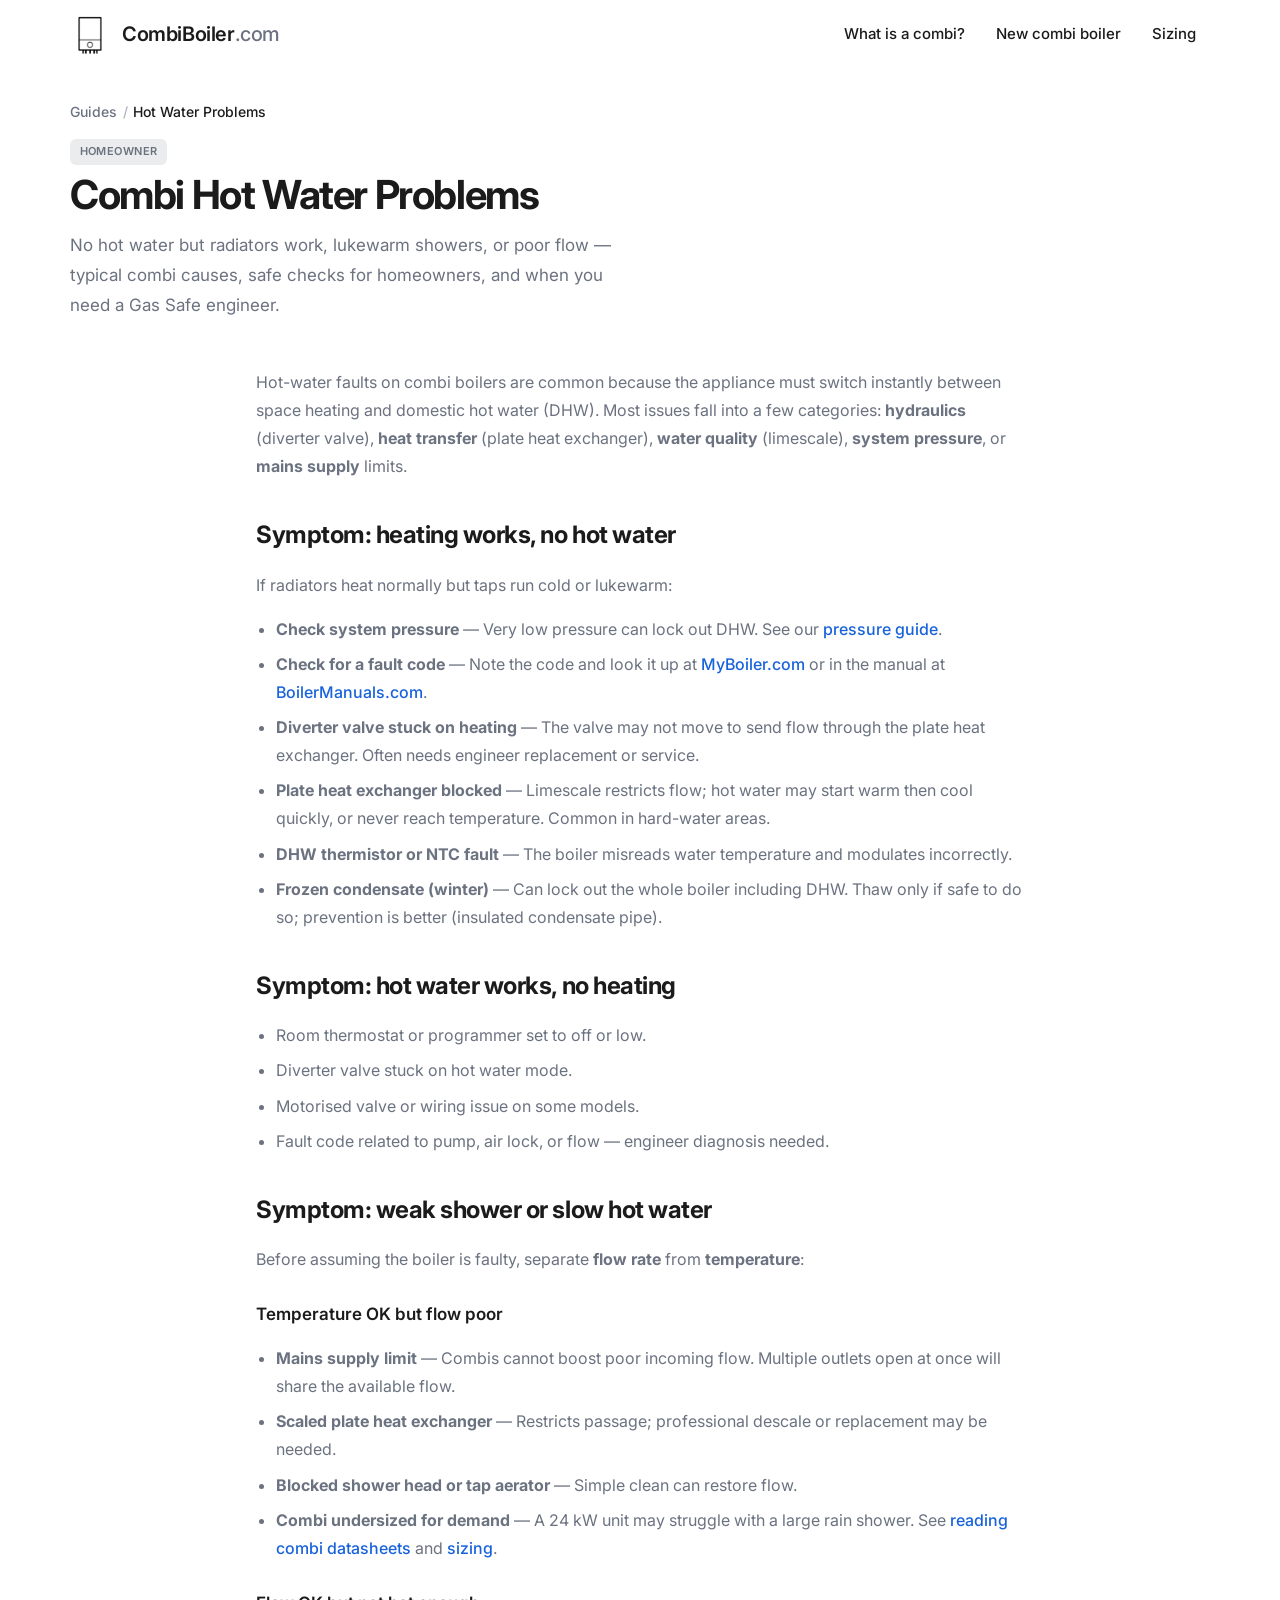
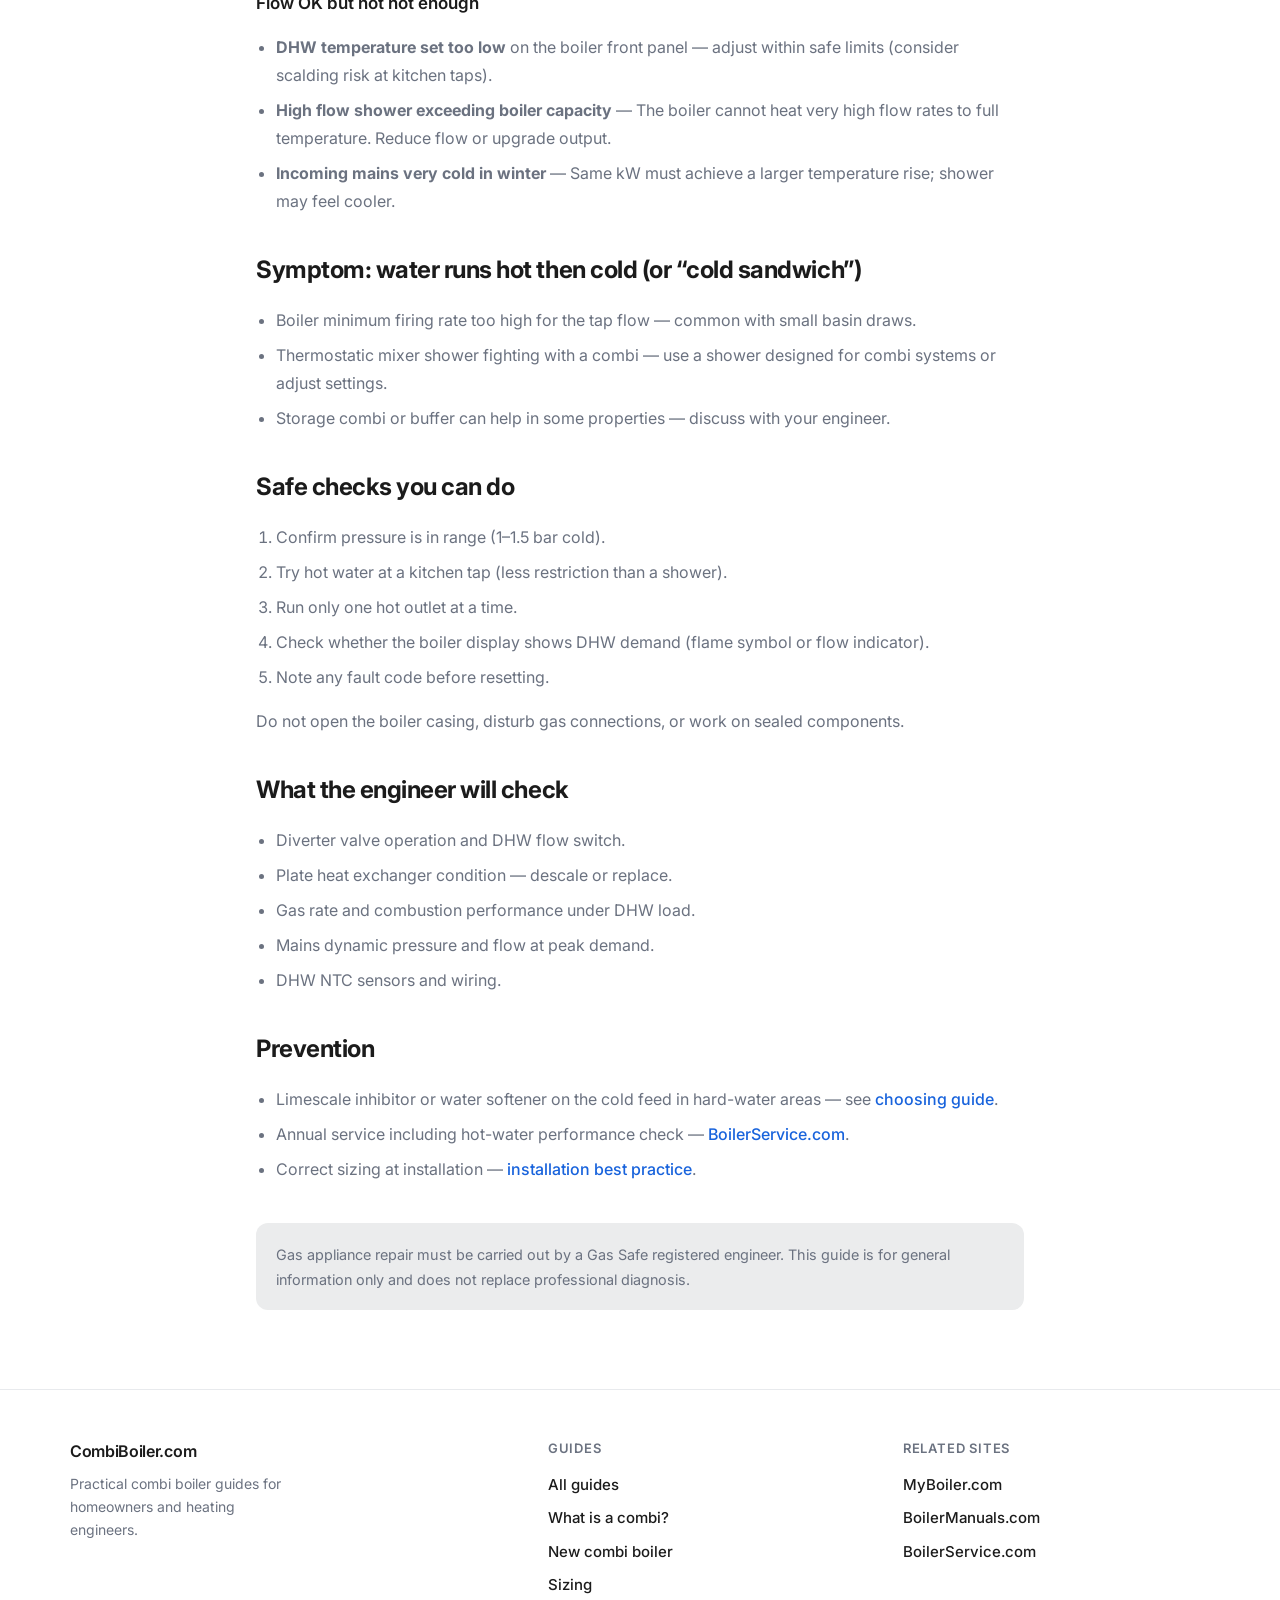
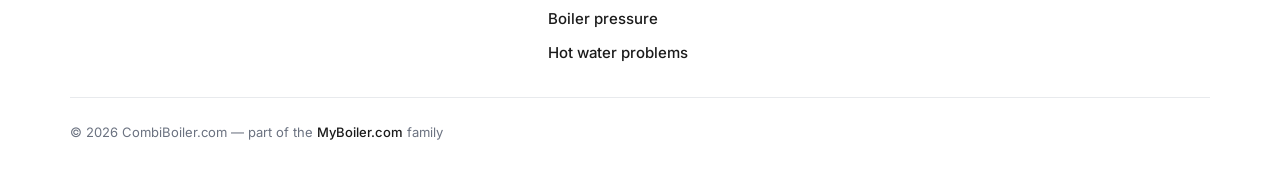
<file: combi-hot-water-problems.html>
<!DOCTYPE html>
<html lang="en-GB">
<head>
  <meta charset="UTF-8">
  <meta name="viewport" content="width=device-width, initial-scale=1.0">
  <meta name="description" content="Combi boiler hot water problems: no hot water but heating works, lukewarm water, weak shower flow — common causes and what to try before calling an engineer.">
  <title>Combi Hot Water Problems — No Hot Water &amp; Weak Shower — CombiBoiler.com</title>
  <link rel="preconnect" href="https://fonts.googleapis.com">
  <link rel="preconnect" href="https://fonts.gstatic.com" crossorigin>
  <link rel="stylesheet" href="styles.css">
  <link rel="icon" href="favicon.png" type="image/png" sizes="32x32">
  <link rel="icon" href="favicon-48.png" type="image/png" sizes="48x48">
  <link rel="apple-touch-icon" href="apple-touch-icon.png" sizes="180x180">
</head>
<body>
  <div id="site-header"></div>

  <main>
    <section class="page-hero">
      <div class="container">
        <nav class="breadcrumbs" aria-label="Breadcrumb">
          <ol>
            <li><a href="index.html">Guides</a></li>
            <li aria-current="page">Hot Water Problems</li>
          </ol>
        </nav>
        <p class="article-tag">Homeowner</p>
        <h1>Combi Hot Water Problems</h1>
        <p class="page-intro">No hot water but radiators work, lukewarm showers, or poor flow — typical combi causes, safe checks for homeowners, and when you need a Gas Safe engineer.</p>
      </div>
    </section>

    <section class="page-content">
      <div class="container prose prose-wide">
        <p>Hot-water faults on combi boilers are common because the appliance must switch instantly between space heating and domestic hot water (DHW). Most issues fall into a few categories: <strong>hydraulics</strong> (diverter valve), <strong>heat transfer</strong> (plate heat exchanger), <strong>water quality</strong> (limescale), <strong>system pressure</strong>, or <strong>mains supply</strong> limits.</p>

        <h2>Symptom: heating works, no hot water</h2>
        <p>If radiators heat normally but taps run cold or lukewarm:</p>
        <ul>
          <li><strong>Check system pressure</strong> — Very low pressure can lock out DHW. See our <a href="combi-boiler-pressure.html">pressure guide</a>.</li>
          <li><strong>Check for a fault code</strong> — Note the code and look it up at <a href="https://myboiler.com">MyBoiler.com</a> or in the manual at <a href="https://boilermanuals.com">BoilerManuals.com</a>.</li>
          <li><strong>Diverter valve stuck on heating</strong> — The valve may not move to send flow through the plate heat exchanger. Often needs engineer replacement or service.</li>
          <li><strong>Plate heat exchanger blocked</strong> — Limescale restricts flow; hot water may start warm then cool quickly, or never reach temperature. Common in hard-water areas.</li>
          <li><strong>DHW thermistor or NTC fault</strong> — The boiler misreads water temperature and modulates incorrectly.</li>
          <li><strong>Frozen condensate (winter)</strong> — Can lock out the whole boiler including DHW. Thaw only if safe to do so; prevention is better (insulated condensate pipe).</li>
        </ul>

        <h2>Symptom: hot water works, no heating</h2>
        <ul>
          <li>Room thermostat or programmer set to off or low.</li>
          <li>Diverter valve stuck on hot water mode.</li>
          <li>Motorised valve or wiring issue on some models.</li>
          <li>Fault code related to pump, air lock, or flow — engineer diagnosis needed.</li>
        </ul>

        <h2>Symptom: weak shower or slow hot water</h2>
        <p>Before assuming the boiler is faulty, separate <strong>flow rate</strong> from <strong>temperature</strong>:</p>

        <h3>Temperature OK but flow poor</h3>
        <ul>
          <li><strong>Mains supply limit</strong> — Combis cannot boost poor incoming flow. Multiple outlets open at once will share the available flow.</li>
          <li><strong>Scaled plate heat exchanger</strong> — Restricts passage; professional descale or replacement may be needed.</li>
          <li><strong>Blocked shower head or tap aerator</strong> — Simple clean can restore flow.</li>
          <li><strong>Combi undersized for demand</strong> — A 24&nbsp;kW unit may struggle with a large rain shower. See <a href="reading-combi-datasheets.html">reading combi datasheets</a> and <a href="sizing-and-efficiency.html">sizing</a>.</li>
        </ul>

        <h3>Flow OK but not hot enough</h3>
        <ul>
          <li><strong>DHW temperature set too low</strong> on the boiler front panel — adjust within safe limits (consider scalding risk at kitchen taps).</li>
          <li><strong>High flow shower exceeding boiler capacity</strong> — The boiler cannot heat very high flow rates to full temperature. Reduce flow or upgrade output.</li>
          <li><strong>Incoming mains very cold in winter</strong> — Same kW must achieve a larger temperature rise; shower may feel cooler.</li>
        </ul>

        <h2>Symptom: water runs hot then cold (or “cold sandwich”)</h2>
        <ul>
          <li>Boiler minimum firing rate too high for the tap flow — common with small basin draws.</li>
          <li>Thermostatic mixer shower fighting with a combi — use a shower designed for combi systems or adjust settings.</li>
          <li>Storage combi or buffer can help in some properties — discuss with your engineer.</li>
        </ul>

        <h2>Safe checks you can do</h2>
        <ol>
          <li>Confirm pressure is in range (1–1.5&nbsp;bar cold).</li>
          <li>Try hot water at a kitchen tap (less restriction than a shower).</li>
          <li>Run only one hot outlet at a time.</li>
          <li>Check whether the boiler display shows DHW demand (flame symbol or flow indicator).</li>
          <li>Note any fault code before resetting.</li>
        </ol>
        <p>Do not open the boiler casing, disturb gas connections, or work on sealed components.</p>

        <h2>What the engineer will check</h2>
        <ul>
          <li>Diverter valve operation and DHW flow switch.</li>
          <li>Plate heat exchanger condition — descale or replace.</li>
          <li>Gas rate and combustion performance under DHW load.</li>
          <li>Mains dynamic pressure and flow at peak demand.</li>
          <li>DHW NTC sensors and wiring.</li>
        </ul>

        <h2>Prevention</h2>
        <ul>
          <li>Limescale inhibitor or water softener on the cold feed in hard-water areas — see <a href="choosing-a-combi-boiler.html">choosing guide</a>.</li>
          <li>Annual service including hot-water performance check — <a href="https://boilerservice.com">BoilerService.com</a>.</li>
          <li>Correct sizing at installation — <a href="combi-boiler-installation-best-practice.html">installation best practice</a>.</li>
        </ul>

        <p class="disclaimer">Gas appliance repair must be carried out by a Gas Safe registered engineer. This guide is for general information only and does not replace professional diagnosis.</p>
      </div>
    </section>
  </main>

  <div id="site-footer"></div>

  <script src="js/site-chrome.js"></script>
</body>
</html>
</file>
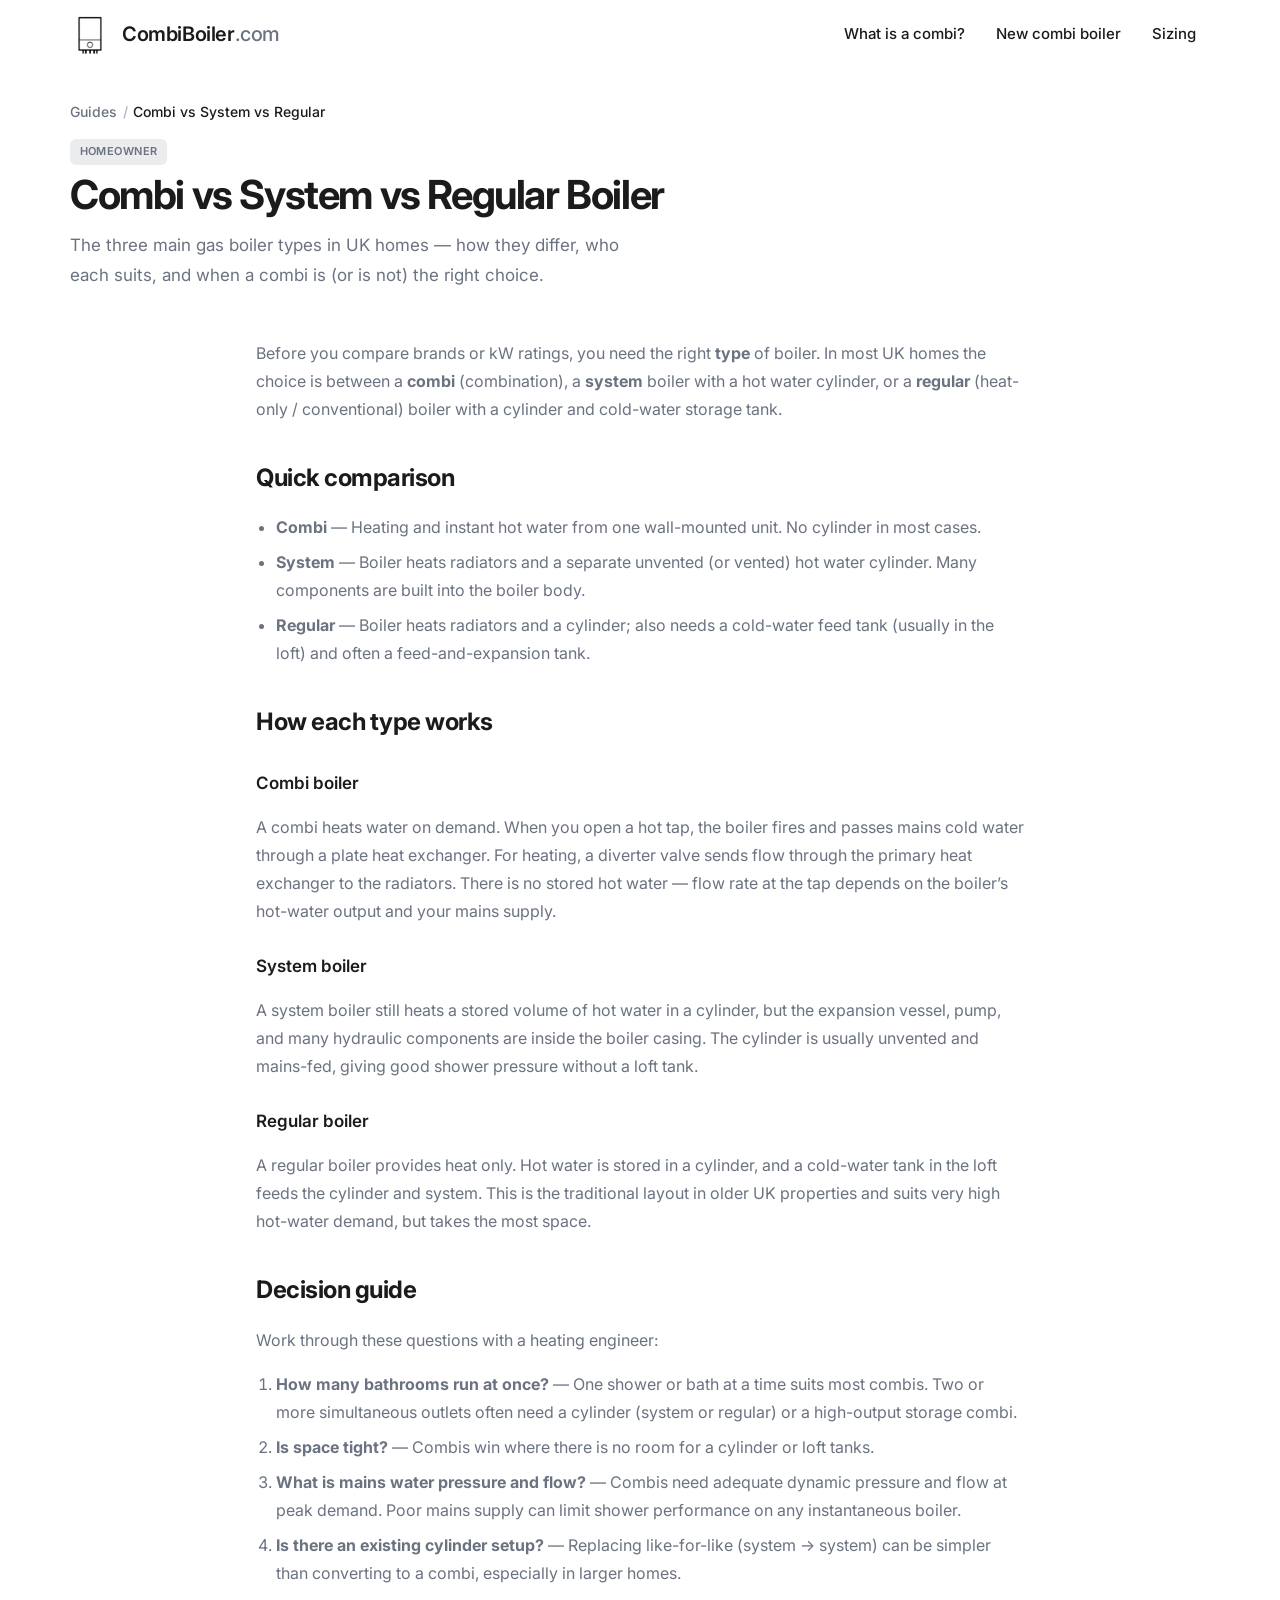
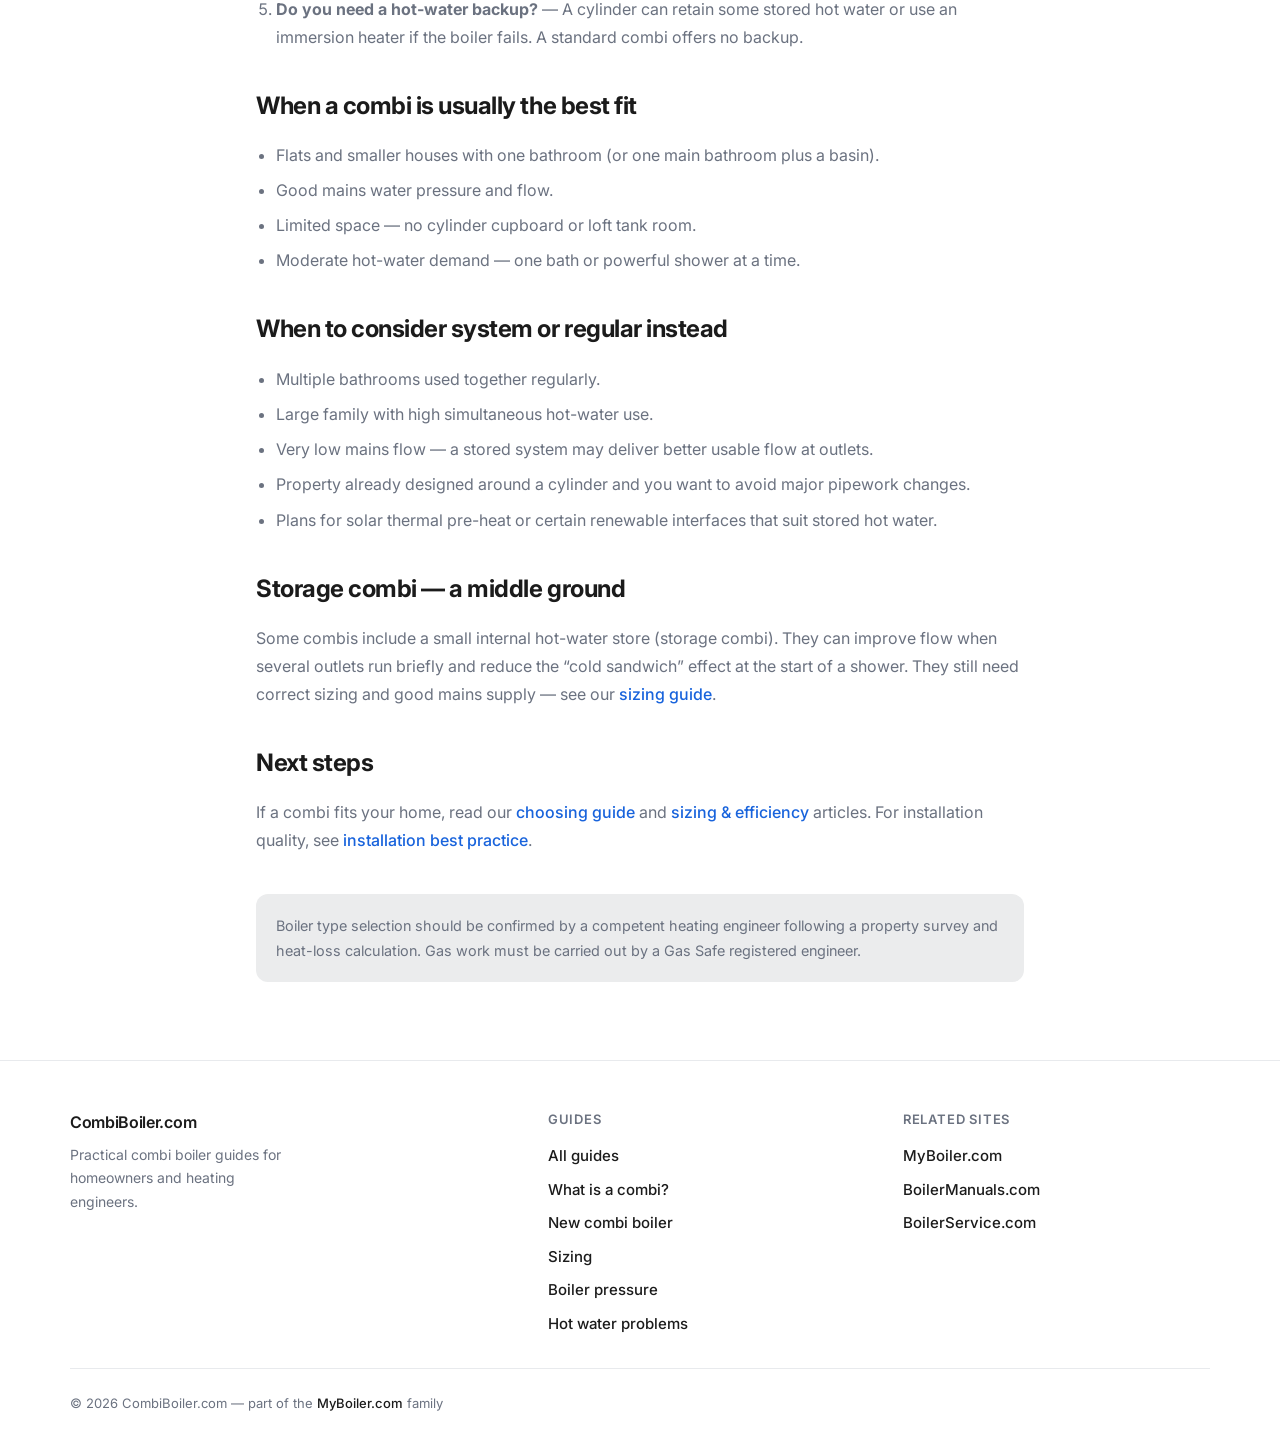
<file: combi-vs-system-vs-regular-boiler.html>
<!DOCTYPE html>
<html lang="en-GB">
<head>
  <meta charset="UTF-8">
  <meta name="viewport" content="width=device-width, initial-scale=1.0">
  <meta name="description" content="Combi vs system vs regular boiler: how to choose the right boiler type for a UK home — space, hot-water demand, mains pressure, and typical use cases.">
  <title>Combi vs System vs Regular Boiler — CombiBoiler.com</title>
  <link rel="preconnect" href="https://fonts.googleapis.com">
  <link rel="preconnect" href="https://fonts.gstatic.com" crossorigin>
  <link rel="stylesheet" href="styles.css">
  <link rel="icon" href="favicon.png" type="image/png" sizes="32x32">
  <link rel="icon" href="favicon-48.png" type="image/png" sizes="48x48">
  <link rel="apple-touch-icon" href="apple-touch-icon.png" sizes="180x180">
</head>
<body>
  <div id="site-header"></div>

  <main>
    <section class="page-hero">
      <div class="container">
        <nav class="breadcrumbs" aria-label="Breadcrumb">
          <ol>
            <li><a href="index.html">Guides</a></li>
            <li aria-current="page">Combi vs System vs Regular</li>
          </ol>
        </nav>
        <p class="article-tag">Homeowner</p>
        <h1>Combi vs System vs Regular Boiler</h1>
        <p class="page-intro">The three main gas boiler types in UK homes — how they differ, who each suits, and when a combi is (or is not) the right choice.</p>
      </div>
    </section>

    <section class="page-content">
      <div class="container prose prose-wide">
        <p>Before you compare brands or kW ratings, you need the right <strong>type</strong> of boiler. In most UK homes the choice is between a <strong>combi</strong> (combination), a <strong>system</strong> boiler with a hot water cylinder, or a <strong>regular</strong> (heat-only / conventional) boiler with a cylinder and cold-water storage tank.</p>

        <h2>Quick comparison</h2>
        <ul>
          <li><strong>Combi</strong> — Heating and instant hot water from one wall-mounted unit. No cylinder in most cases.</li>
          <li><strong>System</strong> — Boiler heats radiators and a separate unvented (or vented) hot water cylinder. Many components are built into the boiler body.</li>
          <li><strong>Regular</strong> — Boiler heats radiators and a cylinder; also needs a cold-water feed tank (usually in the loft) and often a feed-and-expansion tank.</li>
        </ul>

        <h2>How each type works</h2>

        <h3>Combi boiler</h3>
        <p>A combi heats water on demand. When you open a hot tap, the boiler fires and passes mains cold water through a plate heat exchanger. For heating, a diverter valve sends flow through the primary heat exchanger to the radiators. There is no stored hot water — flow rate at the tap depends on the boiler’s hot-water output and your mains supply.</p>

        <h3>System boiler</h3>
        <p>A system boiler still heats a stored volume of hot water in a cylinder, but the expansion vessel, pump, and many hydraulic components are inside the boiler casing. The cylinder is usually unvented and mains-fed, giving good shower pressure without a loft tank.</p>

        <h3>Regular boiler</h3>
        <p>A regular boiler provides heat only. Hot water is stored in a cylinder, and a cold-water tank in the loft feeds the cylinder and system. This is the traditional layout in older UK properties and suits very high hot-water demand, but takes the most space.</p>

        <h2>Decision guide</h2>
        <p>Work through these questions with a heating engineer:</p>
        <ol>
          <li><strong>How many bathrooms run at once?</strong> — One shower or bath at a time suits most combis. Two or more simultaneous outlets often need a cylinder (system or regular) or a high-output storage combi.</li>
          <li><strong>Is space tight?</strong> — Combis win where there is no room for a cylinder or loft tanks.</li>
          <li><strong>What is mains water pressure and flow?</strong> — Combis need adequate dynamic pressure and flow at peak demand. Poor mains supply can limit shower performance on any instantaneous boiler.</li>
          <li><strong>Is there an existing cylinder setup?</strong> — Replacing like-for-like (system → system) can be simpler than converting to a combi, especially in larger homes.</li>
          <li><strong>Do you need a hot-water backup?</strong> — A cylinder can retain some stored hot water or use an immersion heater if the boiler fails. A standard combi offers no backup.</li>
        </ol>

        <h2>When a combi is usually the best fit</h2>
        <ul>
          <li>Flats and smaller houses with one bathroom (or one main bathroom plus a basin).</li>
          <li>Good mains water pressure and flow.</li>
          <li>Limited space — no cylinder cupboard or loft tank room.</li>
          <li>Moderate hot-water demand — one bath or powerful shower at a time.</li>
        </ul>

        <h2>When to consider system or regular instead</h2>
        <ul>
          <li>Multiple bathrooms used together regularly.</li>
          <li>Large family with high simultaneous hot-water use.</li>
          <li>Very low mains flow — a stored system may deliver better usable flow at outlets.</li>
          <li>Property already designed around a cylinder and you want to avoid major pipework changes.</li>
          <li>Plans for solar thermal pre-heat or certain renewable interfaces that suit stored hot water.</li>
        </ul>

        <h2>Storage combi — a middle ground</h2>
        <p>Some combis include a small internal hot-water store (storage combi). They can improve flow when several outlets run briefly and reduce the “cold sandwich” effect at the start of a shower. They still need correct sizing and good mains supply — see our <a href="sizing-and-efficiency.html">sizing guide</a>.</p>

        <h2>Next steps</h2>
        <p>If a combi fits your home, read our <a href="choosing-a-combi-boiler.html">choosing guide</a> and <a href="sizing-and-efficiency.html">sizing &amp; efficiency</a> articles. For installation quality, see <a href="combi-boiler-installation-best-practice.html">installation best practice</a>.</p>

        <p class="disclaimer">Boiler type selection should be confirmed by a competent heating engineer following a property survey and heat-loss calculation. Gas work must be carried out by a Gas Safe registered engineer.</p>
      </div>
    </section>
  </main>

  <div id="site-footer"></div>

  <script src="js/site-chrome.js"></script>
</body>
</html>
</file>
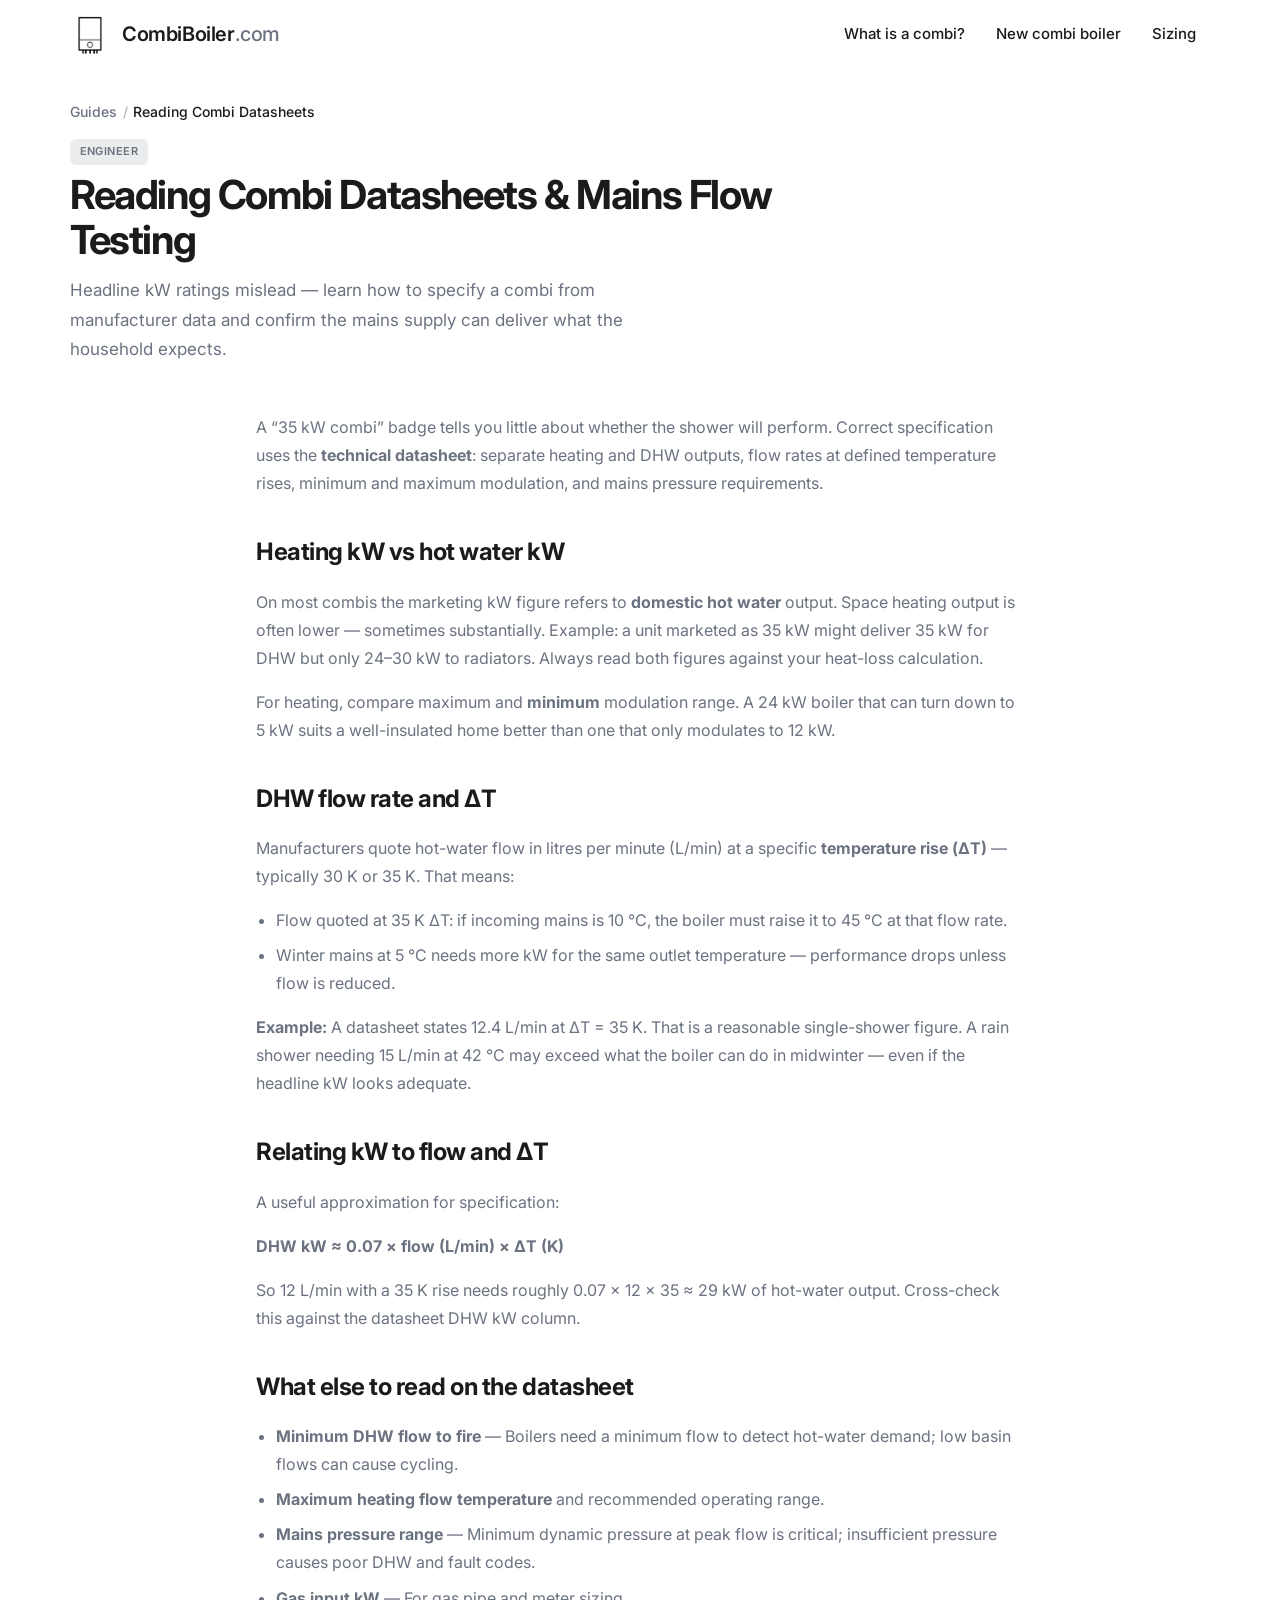
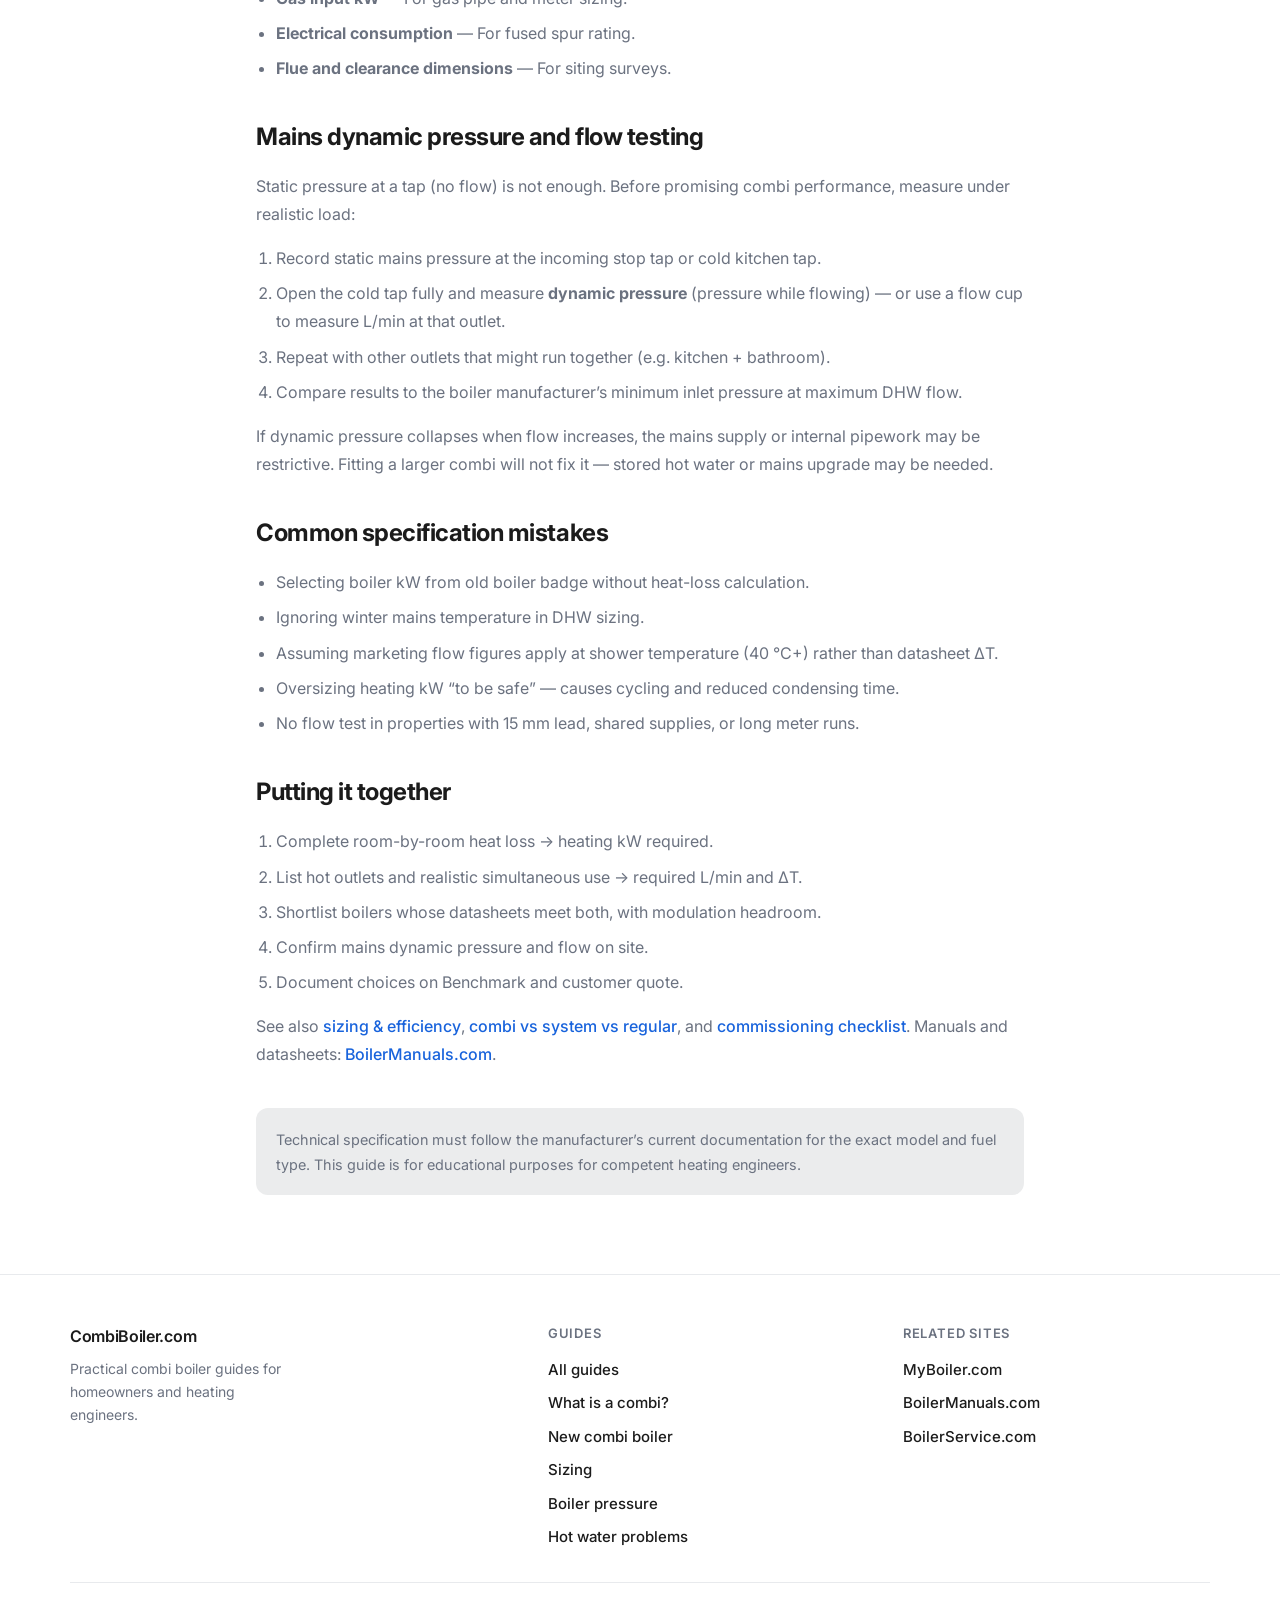
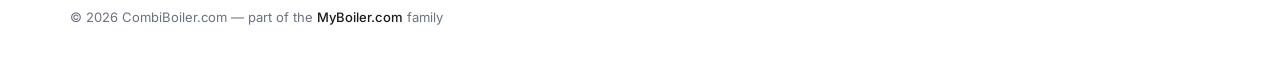
<file: reading-combi-datasheets.html>
<!DOCTYPE html>
<html lang="en-GB">
<head>
  <meta charset="UTF-8">
  <meta name="viewport" content="width=device-width, initial-scale=1.0">
  <meta name="description" content="How to read combi boiler datasheets: DHW flow rate at ΔT, heating kW vs hot water kW, modulation ratio, and mains pressure testing before install.">
  <title>Reading Combi Datasheets &amp; Mains Flow Testing — CombiBoiler.com</title>
  <link rel="preconnect" href="https://fonts.googleapis.com">
  <link rel="preconnect" href="https://fonts.gstatic.com" crossorigin>
  <link rel="stylesheet" href="styles.css">
  <link rel="icon" href="favicon.png" type="image/png" sizes="32x32">
  <link rel="icon" href="favicon-48.png" type="image/png" sizes="48x48">
  <link rel="apple-touch-icon" href="apple-touch-icon.png" sizes="180x180">
</head>
<body>
  <div id="site-header"></div>

  <main>
    <section class="page-hero">
      <div class="container">
        <nav class="breadcrumbs" aria-label="Breadcrumb">
          <ol>
            <li><a href="index.html">Guides</a></li>
            <li aria-current="page">Reading Combi Datasheets</li>
          </ol>
        </nav>
        <p class="article-tag">Engineer</p>
        <h1>Reading Combi Datasheets &amp; Mains Flow Testing</h1>
        <p class="page-intro">Headline kW ratings mislead — learn how to specify a combi from manufacturer data and confirm the mains supply can deliver what the household expects.</p>
      </div>
    </section>

    <section class="page-content">
      <div class="container prose prose-wide">
        <p>A “35&nbsp;kW combi” badge tells you little about whether the shower will perform. Correct specification uses the <strong>technical datasheet</strong>: separate heating and DHW outputs, flow rates at defined temperature rises, minimum and maximum modulation, and mains pressure requirements.</p>

        <h2>Heating kW vs hot water kW</h2>
        <p>On most combis the marketing kW figure refers to <strong>domestic hot water</strong> output. Space heating output is often lower — sometimes substantially. Example: a unit marketed as 35&nbsp;kW might deliver 35&nbsp;kW for DHW but only 24–30&nbsp;kW to radiators. Always read both figures against your heat-loss calculation.</p>
        <p>For heating, compare maximum and <strong>minimum</strong> modulation range. A 24&nbsp;kW boiler that can turn down to 5&nbsp;kW suits a well-insulated home better than one that only modulates to 12&nbsp;kW.</p>

        <h2>DHW flow rate and ΔT</h2>
        <p>Manufacturers quote hot-water flow in litres per minute (L/min) at a specific <strong>temperature rise (ΔT)</strong> — typically 30&nbsp;K or 35&nbsp;K. That means:</p>
        <ul>
          <li>Flow quoted at 35&nbsp;K ΔT: if incoming mains is 10&nbsp;&deg;C, the boiler must raise it to 45&nbsp;&deg;C at that flow rate.</li>
          <li>Winter mains at 5&nbsp;&deg;C needs more kW for the same outlet temperature — performance drops unless flow is reduced.</li>
        </ul>
        <p><strong>Example:</strong> A datasheet states 12.4&nbsp;L/min at ΔT&nbsp;=&nbsp;35&nbsp;K. That is a reasonable single-shower figure. A rain shower needing 15&nbsp;L/min at 42&nbsp;&deg;C may exceed what the boiler can do in midwinter — even if the headline kW looks adequate.</p>

        <h2>Relating kW to flow and ΔT</h2>
        <p>A useful approximation for specification:</p>
        <p><strong>DHW kW ≈ 0.07 × flow (L/min) × ΔT (K)</strong></p>
        <p>So 12&nbsp;L/min with a 35&nbsp;K rise needs roughly 0.07 × 12 × 35 ≈ 29&nbsp;kW of hot-water output. Cross-check this against the datasheet DHW kW column.</p>

        <h2>What else to read on the datasheet</h2>
        <ul>
          <li><strong>Minimum DHW flow to fire</strong> — Boilers need a minimum flow to detect hot-water demand; low basin flows can cause cycling.</li>
          <li><strong>Maximum heating flow temperature</strong> and recommended operating range.</li>
          <li><strong>Mains pressure range</strong> — Minimum dynamic pressure at peak flow is critical; insufficient pressure causes poor DHW and fault codes.</li>
          <li><strong>Gas input kW</strong> — For gas pipe and meter sizing.</li>
          <li><strong>Electrical consumption</strong> — For fused spur rating.</li>
          <li><strong>Flue and clearance dimensions</strong> — For siting surveys.</li>
        </ul>

        <h2>Mains dynamic pressure and flow testing</h2>
        <p>Static pressure at a tap (no flow) is not enough. Before promising combi performance, measure under realistic load:</p>
        <ol>
          <li>Record static mains pressure at the incoming stop tap or cold kitchen tap.</li>
          <li>Open the cold tap fully and measure <strong>dynamic pressure</strong> (pressure while flowing) — or use a flow cup to measure L/min at that outlet.</li>
          <li>Repeat with other outlets that might run together (e.g. kitchen + bathroom).</li>
          <li>Compare results to the boiler manufacturer’s minimum inlet pressure at maximum DHW flow.</li>
        </ol>
        <p>If dynamic pressure collapses when flow increases, the mains supply or internal pipework may be restrictive. Fitting a larger combi will not fix it — stored hot water or mains upgrade may be needed.</p>

        <h2>Common specification mistakes</h2>
        <ul>
          <li>Selecting boiler kW from old boiler badge without heat-loss calculation.</li>
          <li>Ignoring winter mains temperature in DHW sizing.</li>
          <li>Assuming marketing flow figures apply at shower temperature (40&nbsp;°C+) rather than datasheet ΔT.</li>
          <li>Oversizing heating kW “to be safe” — causes cycling and reduced condensing time.</li>
          <li>No flow test in properties with 15&nbsp;mm lead, shared supplies, or long meter runs.</li>
        </ul>

        <h2>Putting it together</h2>
        <ol>
          <li>Complete room-by-room heat loss → heating kW required.</li>
          <li>List hot outlets and realistic simultaneous use → required L/min and ΔT.</li>
          <li>Shortlist boilers whose datasheets meet both, with modulation headroom.</li>
          <li>Confirm mains dynamic pressure and flow on site.</li>
          <li>Document choices on Benchmark and customer quote.</li>
        </ol>

        <p>See also <a href="sizing-and-efficiency.html">sizing &amp; efficiency</a>, <a href="combi-vs-system-vs-regular-boiler.html">combi vs system vs regular</a>, and <a href="combi-boiler-commissioning-checklist.html">commissioning checklist</a>. Manuals and datasheets: <a href="https://boilermanuals.com">BoilerManuals.com</a>.</p>

        <p class="disclaimer">Technical specification must follow the manufacturer’s current documentation for the exact model and fuel type. This guide is for educational purposes for competent heating engineers.</p>
      </div>
    </section>
  </main>

  <div id="site-footer"></div>

  <script src="js/site-chrome.js"></script>
</body>
</html>
</file>
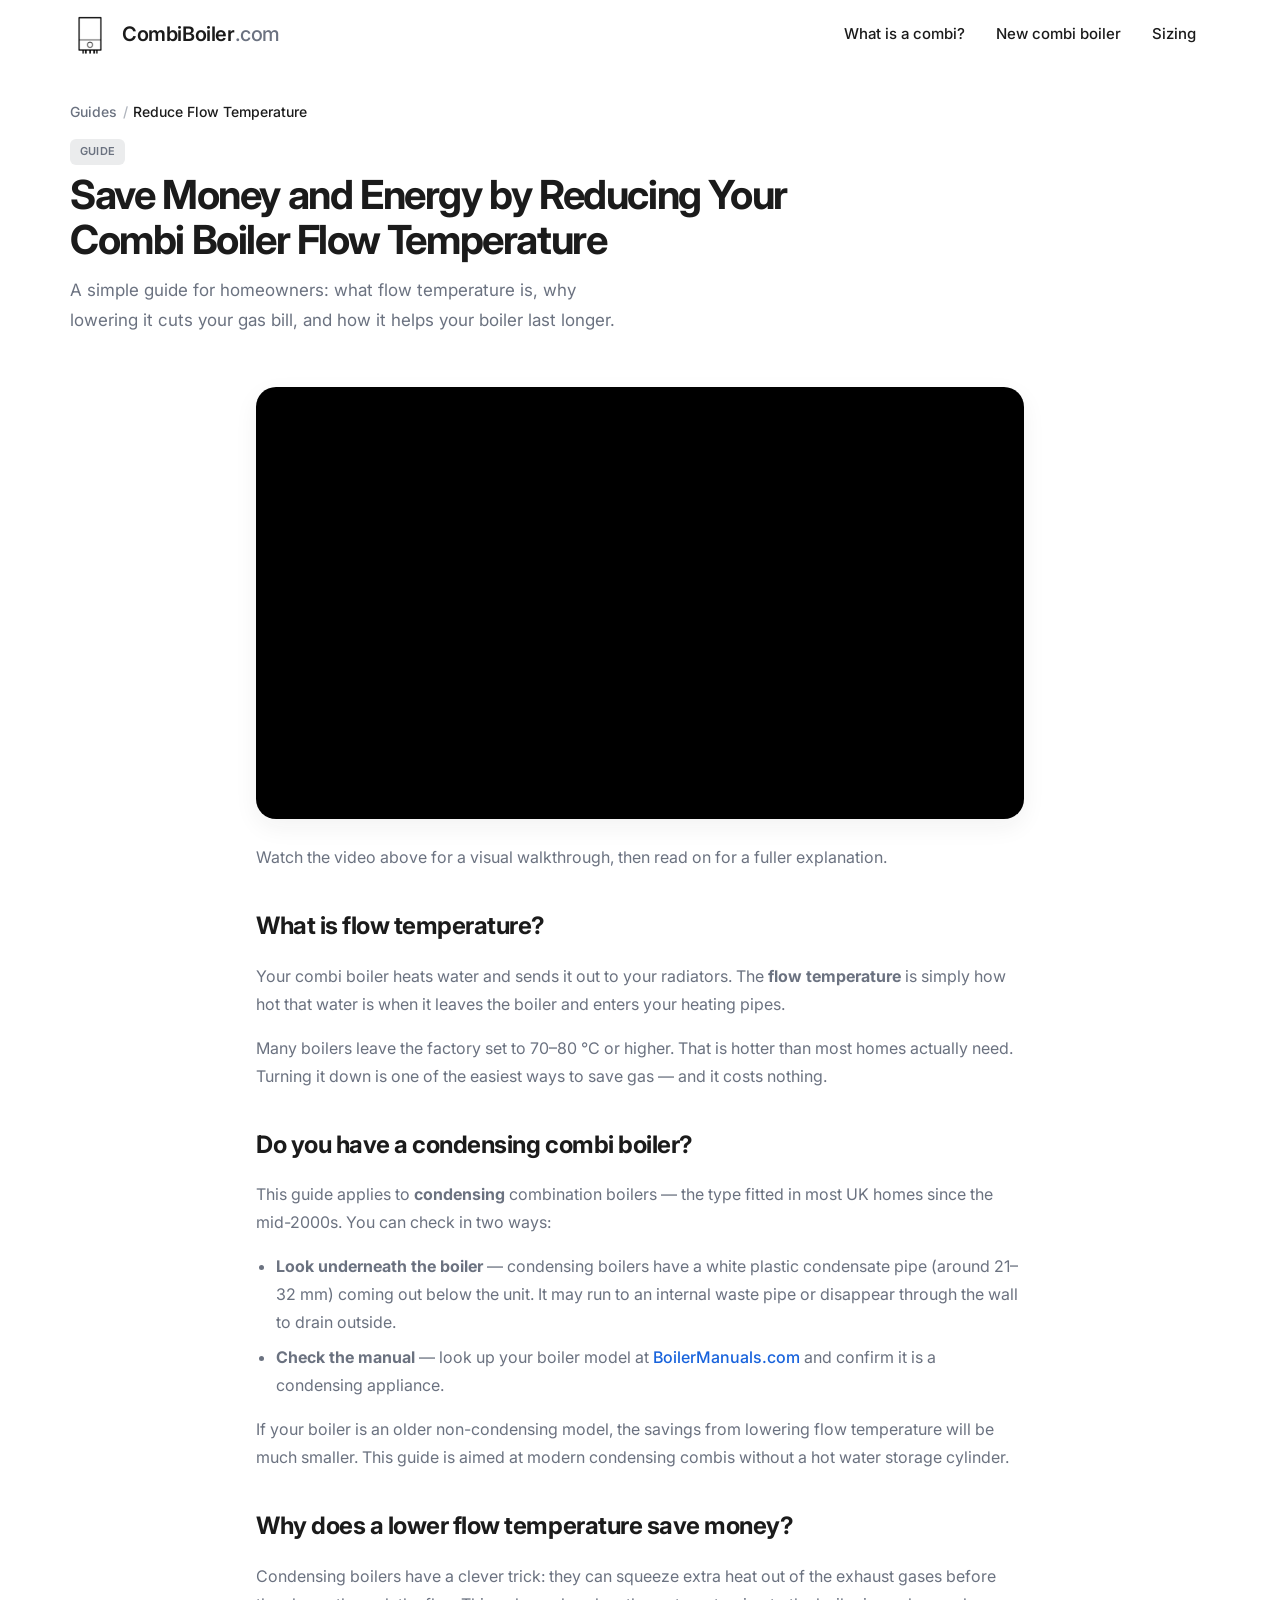
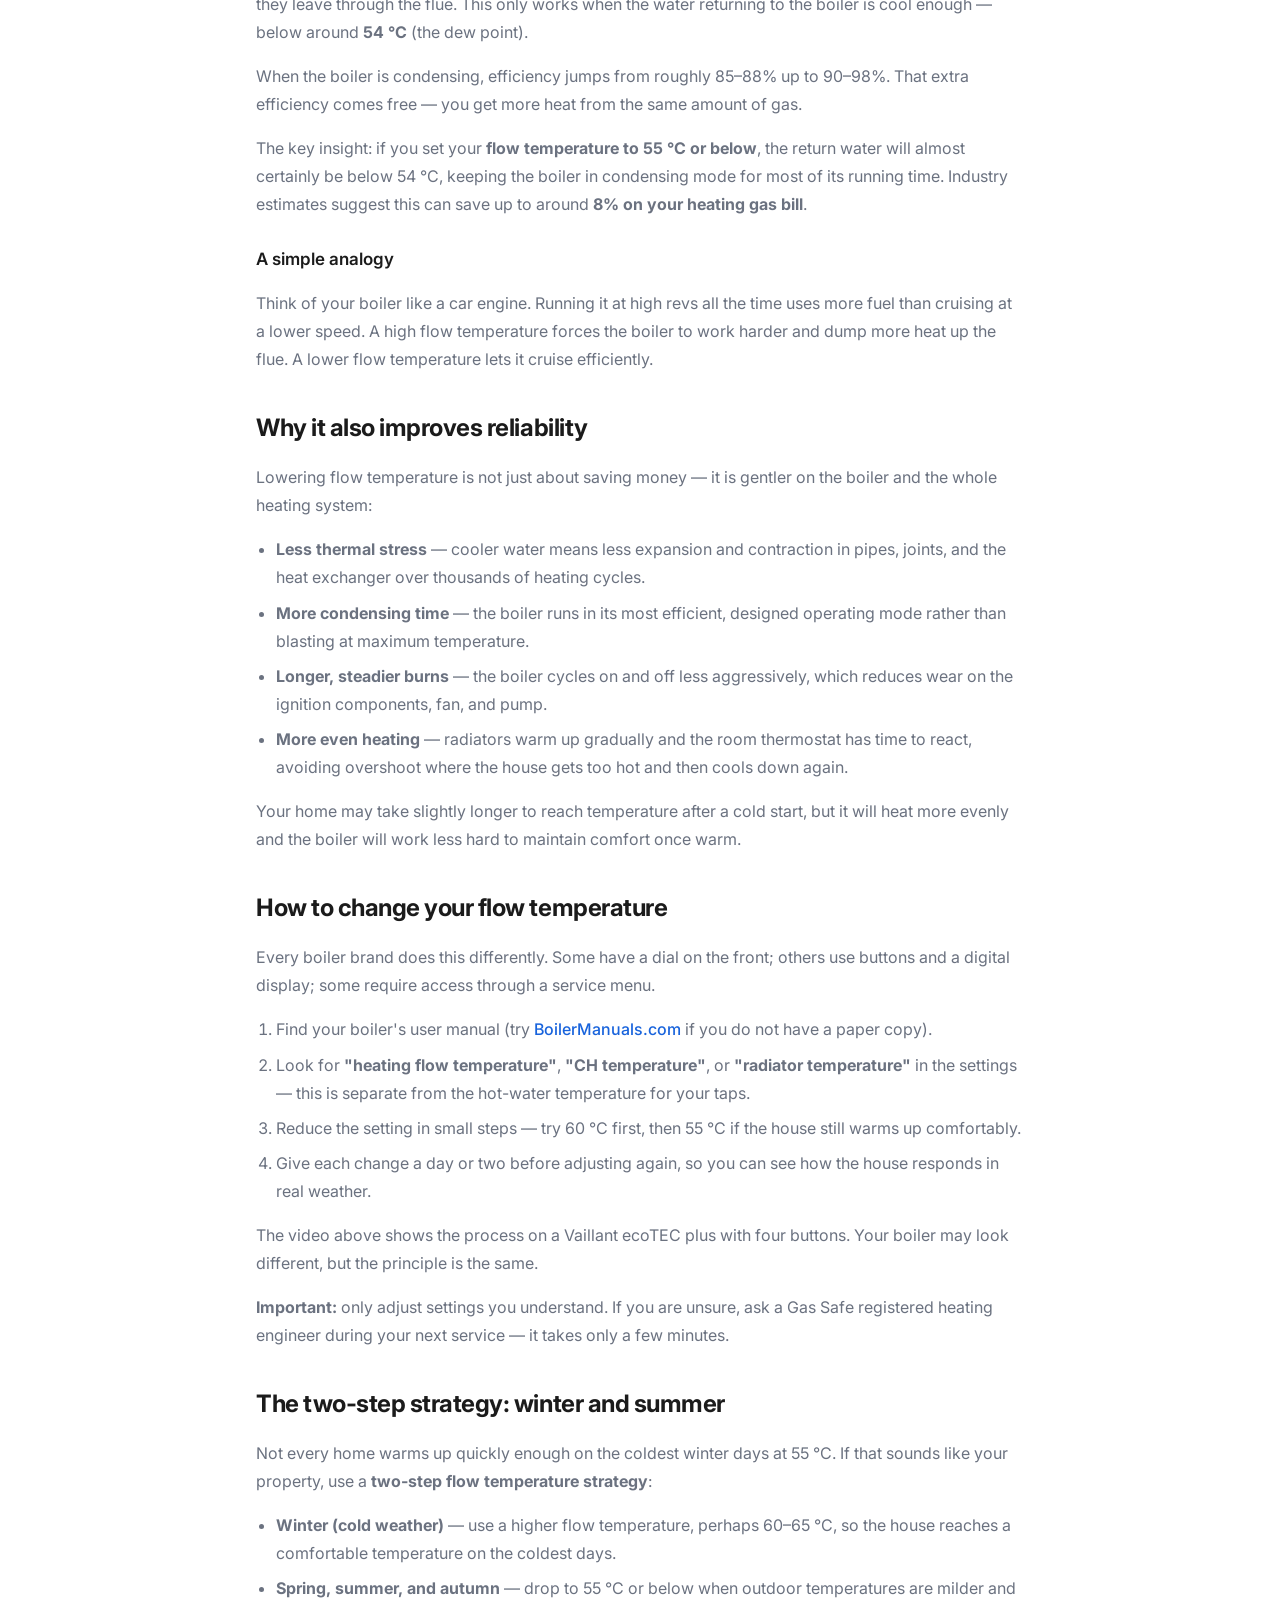
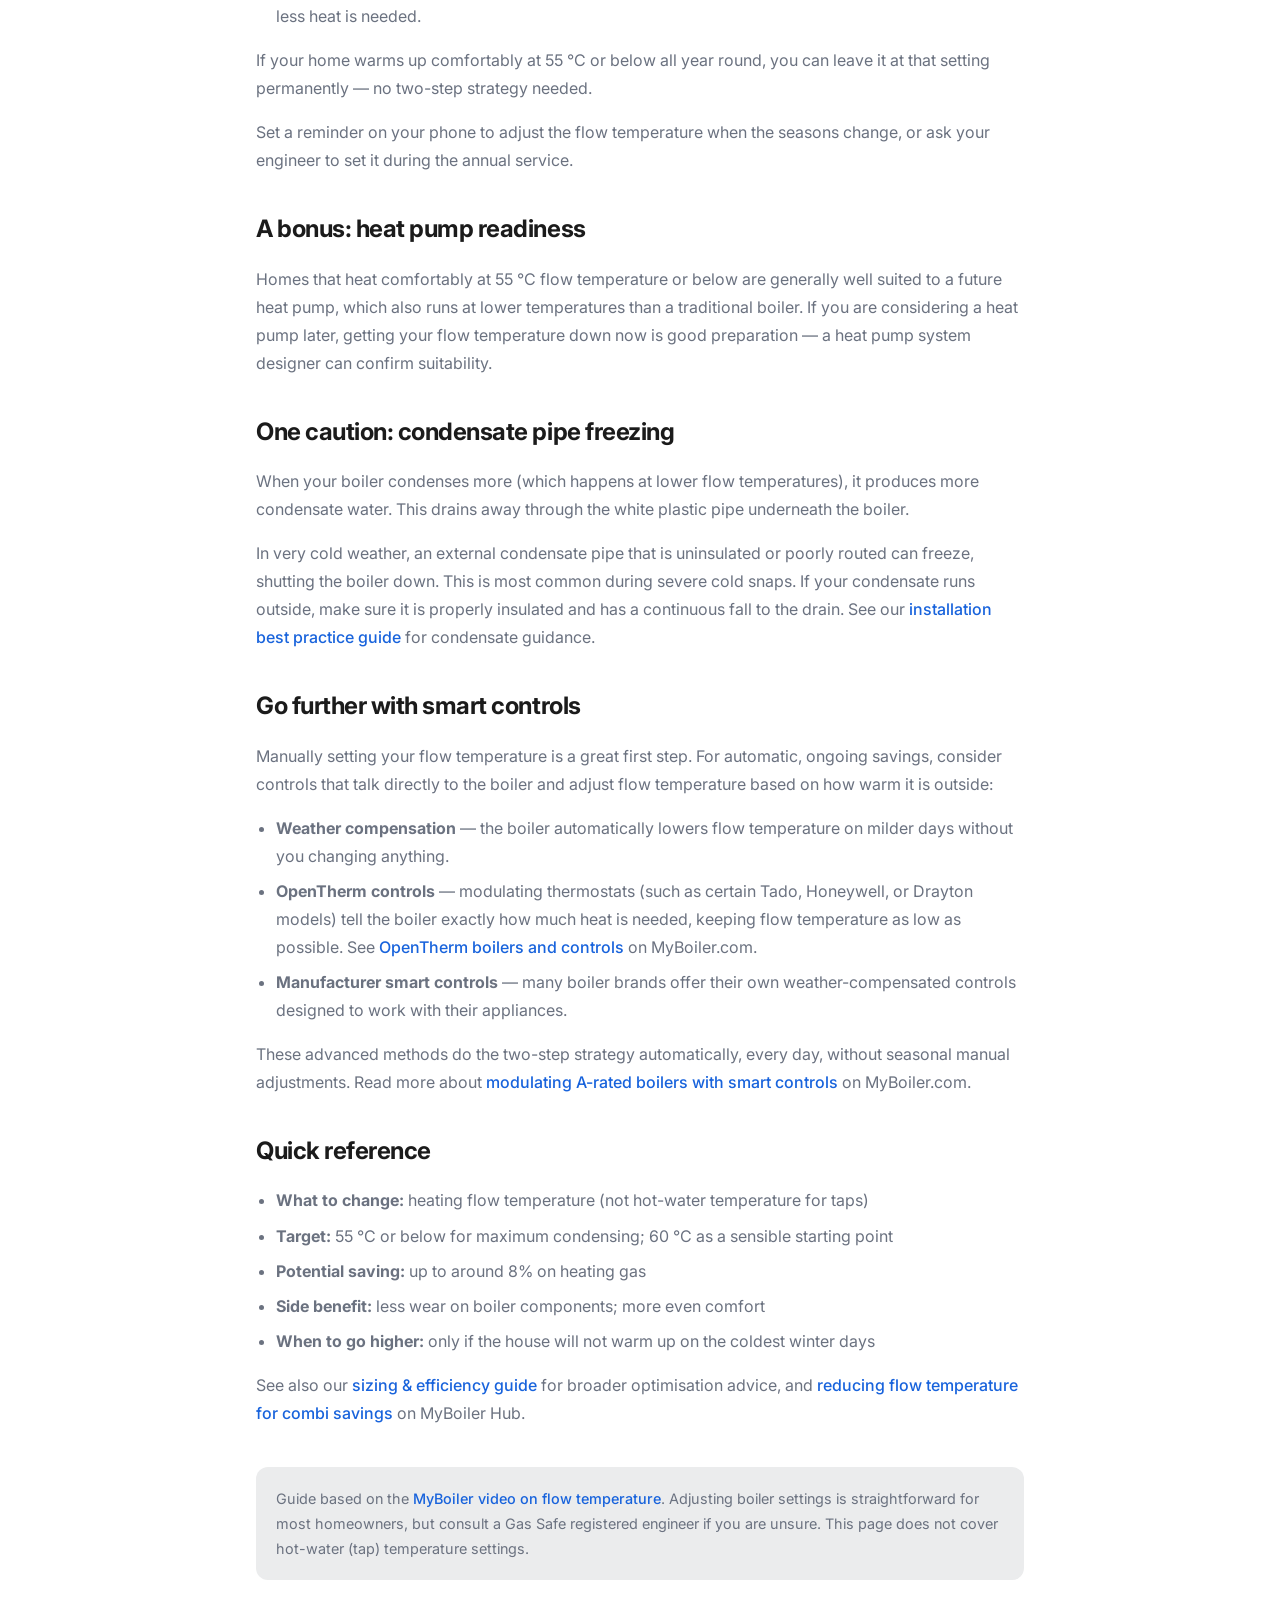
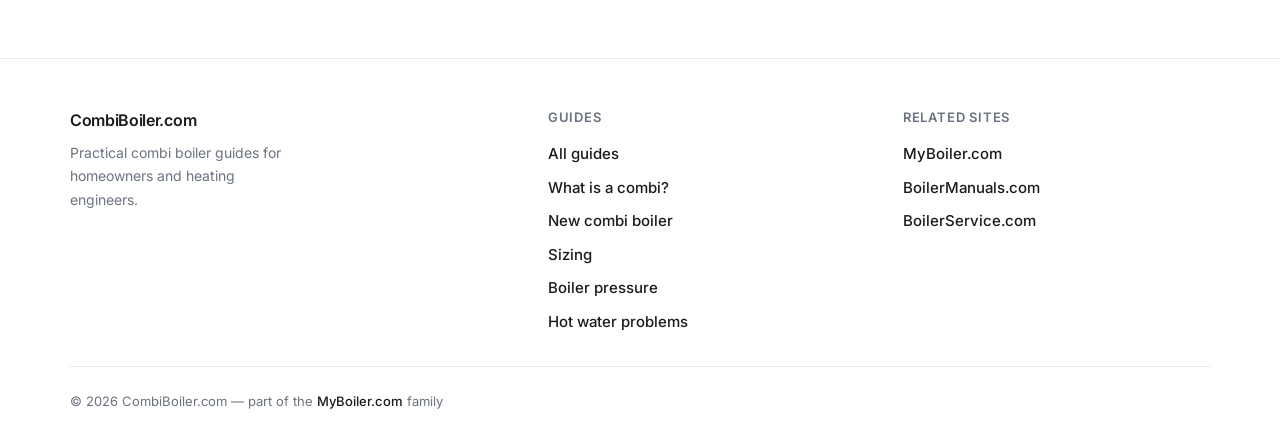
<file: reduce-combi-flow-temperature.html>
<!DOCTYPE html>
<html lang="en-GB">
<head>
  <meta charset="UTF-8">
  <meta name="viewport" content="width=device-width, initial-scale=1.0">
  <meta name="description" content="How to lower your combi boiler flow temperature to save gas, improve reliability, and keep your boiler in condensing mode. Simple homeowner guide with video.">
  <title>Reduce Combi Boiler Flow Temperature — Save Energy &amp; Improve Reliability — CombiBoiler.com</title>
  <link rel="preconnect" href="https://fonts.googleapis.com">
  <link rel="preconnect" href="https://fonts.gstatic.com" crossorigin>
  <link rel="stylesheet" href="styles.css">
  <link rel="icon" href="favicon.png" type="image/png" sizes="32x32">
  <link rel="icon" href="favicon-48.png" type="image/png" sizes="48x48">
  <link rel="apple-touch-icon" href="apple-touch-icon.png" sizes="180x180">
</head>
<body data-active-nav="save-energy">
  <div id="site-header"></div>

  <main>
    <section class="page-hero">
      <div class="container">
        <nav class="breadcrumbs" aria-label="Breadcrumb">
          <ol>
            <li><a href="index.html">Guides</a></li>
            <li aria-current="page">Reduce Flow Temperature</li>
          </ol>
        </nav>
        <p class="article-tag">Guide</p>
        <h1>Save Money and Energy by Reducing Your Combi Boiler Flow Temperature</h1>
        <p class="page-intro">A simple guide for homeowners: what flow temperature is, why lowering it cuts your gas bill, and how it helps your boiler last longer.</p>
      </div>
    </section>

    <section class="page-content">
      <div class="container prose prose-wide">
        <div class="video-embed">
          <iframe src="https://www.youtube.com/embed/8hslEHQjJ08?start=7" title="Combi Boiler: Save Money / Energy by Reducing your flow temperature and increasing reliability" allow="accelerometer; autoplay; clipboard-write; encrypted-media; gyroscope; picture-in-picture; web-share" referrerpolicy="strict-origin-when-cross-origin" allowfullscreen></iframe>
        </div>
        <p>Watch the video above for a visual walkthrough, then read on for a fuller explanation.</p>

        <h2>What is flow temperature?</h2>
        <p>Your combi boiler heats water and sends it out to your radiators. The <strong>flow temperature</strong> is simply how hot that water is when it leaves the boiler and enters your heating pipes.</p>
        <p>Many boilers leave the factory set to 70–80&nbsp;&deg;C or higher. That is hotter than most homes actually need. Turning it down is one of the easiest ways to save gas — and it costs nothing.</p>

        <h2>Do you have a condensing combi boiler?</h2>
        <p>This guide applies to <strong>condensing</strong> combination boilers — the type fitted in most UK homes since the mid-2000s. You can check in two ways:</p>
        <ul>
          <li><strong>Look underneath the boiler</strong> — condensing boilers have a white plastic condensate pipe (around 21–32&nbsp;mm) coming out below the unit. It may run to an internal waste pipe or disappear through the wall to drain outside.</li>
          <li><strong>Check the manual</strong> — look up your boiler model at <a href="https://boilermanuals.com">BoilerManuals.com</a> and confirm it is a condensing appliance.</li>
        </ul>
        <p>If your boiler is an older non-condensing model, the savings from lowering flow temperature will be much smaller. This guide is aimed at modern condensing combis without a hot water storage cylinder.</p>

        <h2>Why does a lower flow temperature save money?</h2>
        <p>Condensing boilers have a clever trick: they can squeeze extra heat out of the exhaust gases before they leave through the flue. This only works when the water returning to the boiler is cool enough — below around <strong>54&nbsp;&deg;C</strong> (the dew point).</p>
        <p>When the boiler is condensing, efficiency jumps from roughly 85–88% up to 90–98%. That extra efficiency comes free — you get more heat from the same amount of gas.</p>
        <p>The key insight: if you set your <strong>flow temperature to 55&nbsp;&deg;C or below</strong>, the return water will almost certainly be below 54&nbsp;&deg;C, keeping the boiler in condensing mode for most of its running time. Industry estimates suggest this can save up to around <strong>8% on your heating gas bill</strong>.</p>

        <h3>A simple analogy</h3>
        <p>Think of your boiler like a car engine. Running it at high revs all the time uses more fuel than cruising at a lower speed. A high flow temperature forces the boiler to work harder and dump more heat up the flue. A lower flow temperature lets it cruise efficiently.</p>

        <h2>Why it also improves reliability</h2>
        <p>Lowering flow temperature is not just about saving money — it is gentler on the boiler and the whole heating system:</p>
        <ul>
          <li><strong>Less thermal stress</strong> — cooler water means less expansion and contraction in pipes, joints, and the heat exchanger over thousands of heating cycles.</li>
          <li><strong>More condensing time</strong> — the boiler runs in its most efficient, designed operating mode rather than blasting at maximum temperature.</li>
          <li><strong>Longer, steadier burns</strong> — the boiler cycles on and off less aggressively, which reduces wear on the ignition components, fan, and pump.</li>
          <li><strong>More even heating</strong> — radiators warm up gradually and the room thermostat has time to react, avoiding overshoot where the house gets too hot and then cools down again.</li>
        </ul>
        <p>Your home may take slightly longer to reach temperature after a cold start, but it will heat more evenly and the boiler will work less hard to maintain comfort once warm.</p>

        <h2>How to change your flow temperature</h2>
        <p>Every boiler brand does this differently. Some have a dial on the front; others use buttons and a digital display; some require access through a service menu.</p>
        <ol>
          <li>Find your boiler's user manual (try <a href="https://boilermanuals.com">BoilerManuals.com</a> if you do not have a paper copy).</li>
          <li>Look for <strong>"heating flow temperature"</strong>, <strong>"CH temperature"</strong>, or <strong>"radiator temperature"</strong> in the settings — this is separate from the hot-water temperature for your taps.</li>
          <li>Reduce the setting in small steps — try 60&nbsp;&deg;C first, then 55&nbsp;&deg;C if the house still warms up comfortably.</li>
          <li>Give each change a day or two before adjusting again, so you can see how the house responds in real weather.</li>
        </ol>
        <p>The video above shows the process on a Vaillant ecoTEC plus with four buttons. Your boiler may look different, but the principle is the same.</p>
        <p><strong>Important:</strong> only adjust settings you understand. If you are unsure, ask a Gas Safe registered heating engineer during your next service — it takes only a few minutes.</p>

        <h2>The two-step strategy: winter and summer</h2>
        <p>Not every home warms up quickly enough on the coldest winter days at 55&nbsp;&deg;C. If that sounds like your property, use a <strong>two-step flow temperature strategy</strong>:</p>
        <ul>
          <li><strong>Winter (cold weather)</strong> — use a higher flow temperature, perhaps 60–65&nbsp;&deg;C, so the house reaches a comfortable temperature on the coldest days.</li>
          <li><strong>Spring, summer, and autumn</strong> — drop to 55&nbsp;&deg;C or below when outdoor temperatures are milder and less heat is needed.</li>
        </ul>
        <p>If your home warms up comfortably at 55&nbsp;&deg;C or below all year round, you can leave it at that setting permanently — no two-step strategy needed.</p>
        <p>Set a reminder on your phone to adjust the flow temperature when the seasons change, or ask your engineer to set it during the annual service.</p>

        <h2>A bonus: heat pump readiness</h2>
        <p>Homes that heat comfortably at 55&nbsp;&deg;C flow temperature or below are generally well suited to a future heat pump, which also runs at lower temperatures than a traditional boiler. If you are considering a heat pump later, getting your flow temperature down now is good preparation — a heat pump system designer can confirm suitability.</p>

        <h2>One caution: condensate pipe freezing</h2>
        <p>When your boiler condenses more (which happens at lower flow temperatures), it produces more condensate water. This drains away through the white plastic pipe underneath the boiler.</p>
        <p>In very cold weather, an external condensate pipe that is uninsulated or poorly routed can freeze, shutting the boiler down. This is most common during severe cold snaps. If your condensate runs outside, make sure it is properly insulated and has a continuous fall to the drain. See our <a href="combi-boiler-installation-best-practice.html">installation best practice guide</a> for condensate guidance.</p>

        <h2>Go further with smart controls</h2>
        <p>Manually setting your flow temperature is a great first step. For automatic, ongoing savings, consider controls that talk directly to the boiler and adjust flow temperature based on how warm it is outside:</p>
        <ul>
          <li><strong>Weather compensation</strong> — the boiler automatically lowers flow temperature on milder days without you changing anything.</li>
          <li><strong>OpenTherm controls</strong> — modulating thermostats (such as certain Tado, Honeywell, or Drayton models) tell the boiler exactly how much heat is needed, keeping flow temperature as low as possible. See <a href="https://myboiler.com/opentherm/opentherm-boilers-and-controls/">OpenTherm boilers and controls</a> on MyBoiler.com.</li>
          <li><strong>Manufacturer smart controls</strong> — many boiler brands offer their own weather-compensated controls designed to work with their appliances.</li>
        </ul>
        <p>These advanced methods do the two-step strategy automatically, every day, without seasonal manual adjustments. Read more about <a href="https://myboiler.com/smart-heating/modulating-a-rated-boilers-with-smart-modulating-thermostats/">modulating A-rated boilers with smart controls</a> on MyBoiler.com.</p>

        <h2>Quick reference</h2>
        <ul>
          <li><strong>What to change:</strong> heating flow temperature (not hot-water temperature for taps)</li>
          <li><strong>Target:</strong> 55&nbsp;&deg;C or below for maximum condensing; 60&nbsp;&deg;C as a sensible starting point</li>
          <li><strong>Potential saving:</strong> up to around 8% on heating gas</li>
          <li><strong>Side benefit:</strong> less wear on boiler components; more even comfort</li>
          <li><strong>When to go higher:</strong> only if the house will not warm up on the coldest winter days</li>
        </ul>

        <p>See also our <a href="sizing-and-efficiency.html">sizing &amp; efficiency guide</a> for broader optimisation advice, and <a href="https://hub.myboiler.com/combi-boiler/reducing-the-flow-temperature-for-a-condensing-combi-boiler-for-upto-8-percent-saving-on-your-gas-heating-bills/">reducing flow temperature for combi savings</a> on MyBoiler Hub.</p>

        <p class="disclaimer">Guide based on the <a href="https://www.youtube.com/watch?v=8hslEHQjJ08">MyBoiler video on flow temperature</a>. Adjusting boiler settings is straightforward for most homeowners, but consult a Gas Safe registered engineer if you are unsure. This page does not cover hot-water (tap) temperature settings.</p>
      </div>
    </section>
  </main>

  <div id="site-footer"></div>

  <script src="js/site-chrome.js"></script>
</body>
</html>
</file>
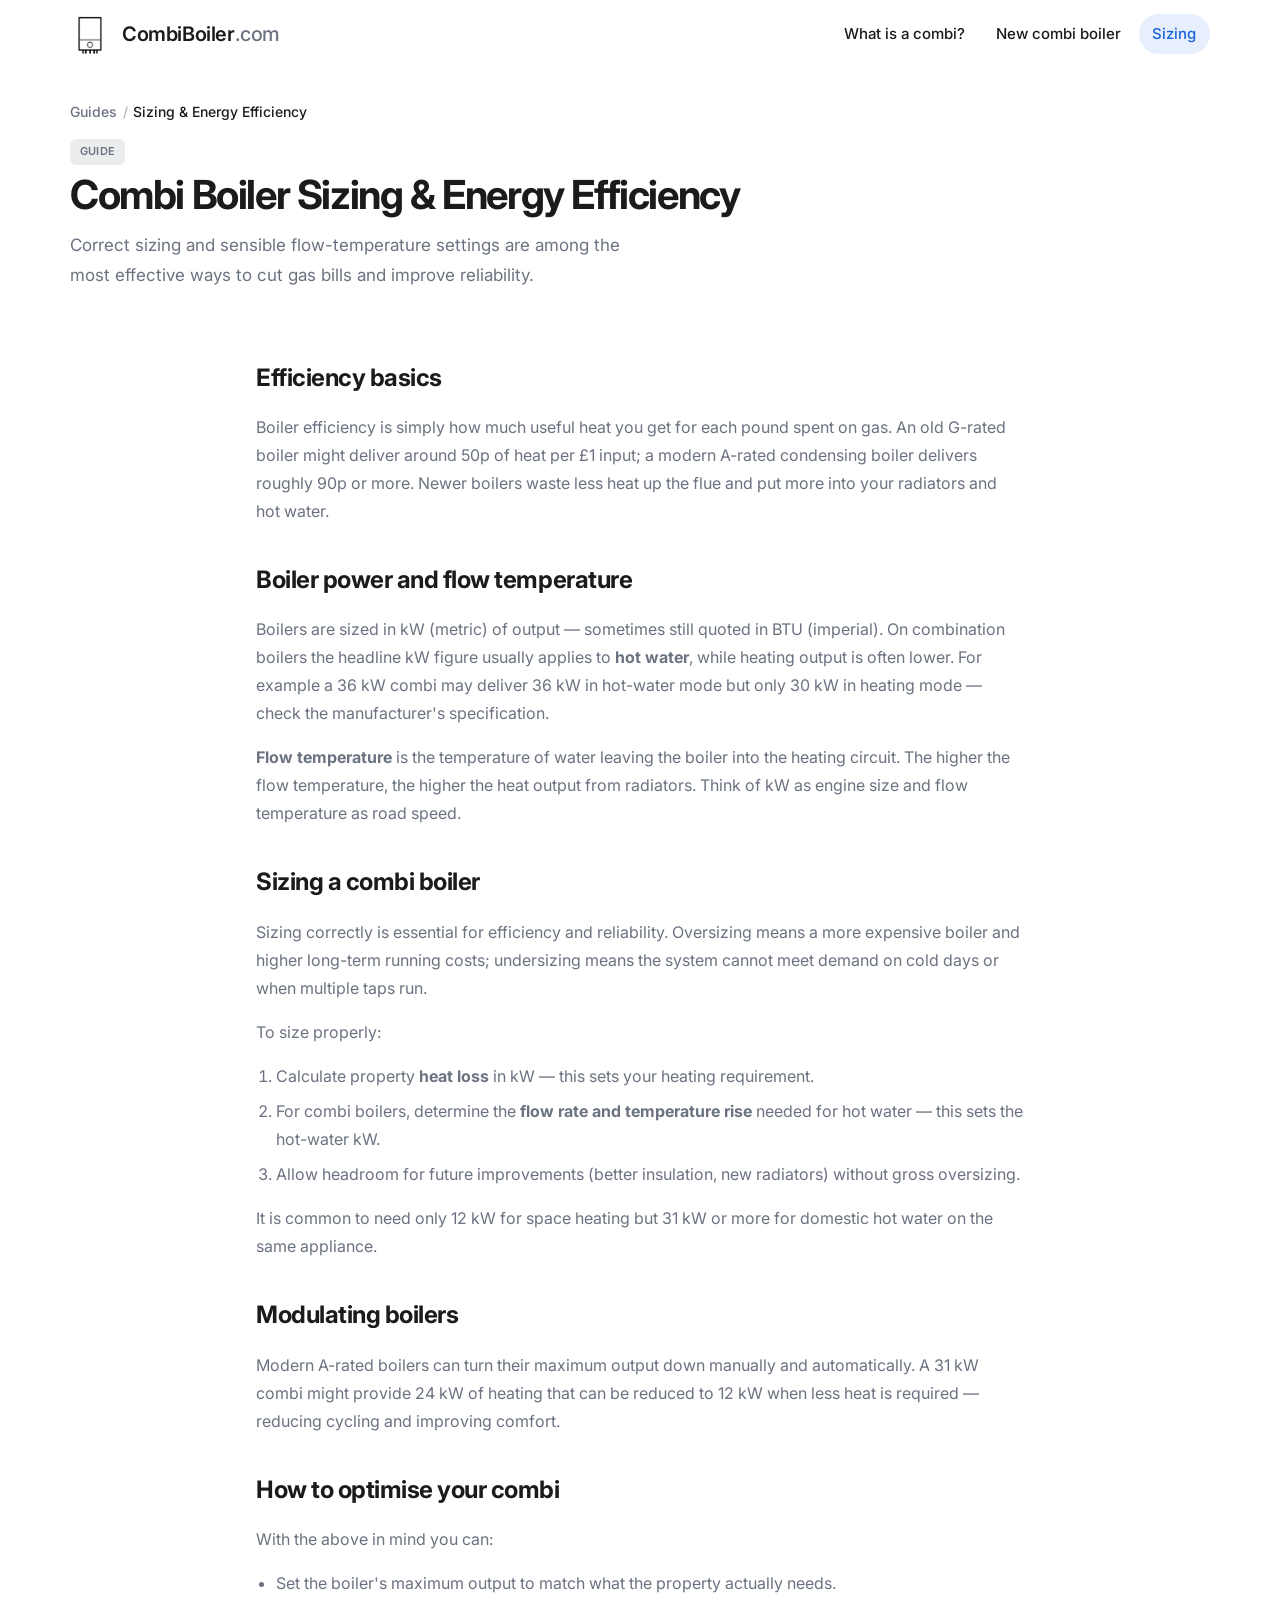
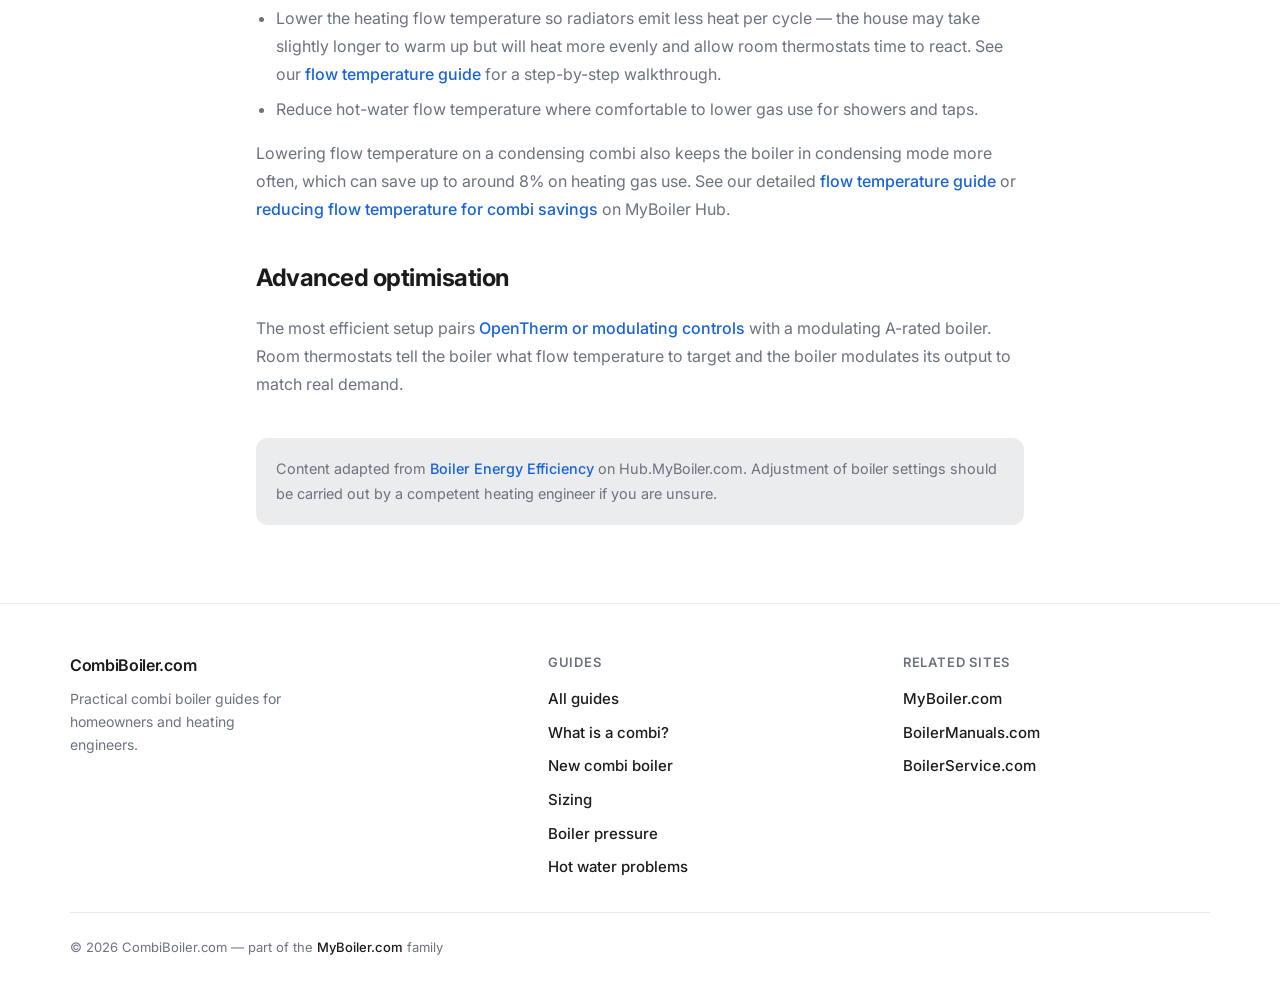
<file: sizing-and-efficiency.html>
<!DOCTYPE html>
<html lang="en-GB">
<head>
  <meta charset="UTF-8">
  <meta name="viewport" content="width=device-width, initial-scale=1.0">
  <meta name="description" content="How to size a combi boiler for heating and hot water, understand kW ratings, flow temperature, modulating output, and energy-saving optimisation.">
  <title>Combi Boiler Sizing &amp; Energy Efficiency — CombiBoiler.com</title>
  <link rel="preconnect" href="https://fonts.googleapis.com">
  <link rel="preconnect" href="https://fonts.gstatic.com" crossorigin>
  <link rel="stylesheet" href="styles.css">
  <link rel="icon" href="favicon.png" type="image/png" sizes="32x32">
  <link rel="icon" href="favicon-48.png" type="image/png" sizes="48x48">
  <link rel="apple-touch-icon" href="apple-touch-icon.png" sizes="180x180">
</head>
<body data-active-nav="sizing">
  <div id="site-header"></div>

  <main>
    <section class="page-hero">
      <div class="container">
        <nav class="breadcrumbs" aria-label="Breadcrumb">
          <ol>
            <li><a href="index.html">Guides</a></li>
            <li aria-current="page">Sizing &amp; Energy Efficiency</li>
          </ol>
        </nav>
        <p class="article-tag">Guide</p>
        <h1>Combi Boiler Sizing &amp; Energy Efficiency</h1>
        <p class="page-intro">Correct sizing and sensible flow-temperature settings are among the most effective ways to cut gas bills and improve reliability.</p>
      </div>
    </section>

    <section class="page-content">
      <div class="container prose prose-wide">
        <h2>Efficiency basics</h2>
        <p>Boiler efficiency is simply how much useful heat you get for each pound spent on gas. An old G-rated boiler might deliver around 50p of heat per £1 input; a modern A-rated condensing boiler delivers roughly 90p or more. Newer boilers waste less heat up the flue and put more into your radiators and hot water.</p>

        <h2>Boiler power and flow temperature</h2>
        <p>Boilers are sized in kW (metric) of output — sometimes still quoted in BTU (imperial). On combination boilers the headline kW figure usually applies to <strong>hot water</strong>, while heating output is often lower. For example a 36&nbsp;kW combi may deliver 36&nbsp;kW in hot-water mode but only 30&nbsp;kW in heating mode — check the manufacturer's specification.</p>
        <p><strong>Flow temperature</strong> is the temperature of water leaving the boiler into the heating circuit. The higher the flow temperature, the higher the heat output from radiators. Think of kW as engine size and flow temperature as road speed.</p>

        <h2>Sizing a combi boiler</h2>
        <p>Sizing correctly is essential for efficiency and reliability. Oversizing means a more expensive boiler and higher long-term running costs; undersizing means the system cannot meet demand on cold days or when multiple taps run.</p>
        <p>To size properly:</p>
        <ol>
          <li>Calculate property <strong>heat loss</strong> in kW — this sets your heating requirement.</li>
          <li>For combi boilers, determine the <strong>flow rate and temperature rise</strong> needed for hot water — this sets the hot-water kW.</li>
          <li>Allow headroom for future improvements (better insulation, new radiators) without gross oversizing.</li>
        </ol>
        <p>It is common to need only 12&nbsp;kW for space heating but 31&nbsp;kW or more for domestic hot water on the same appliance.</p>

        <h2>Modulating boilers</h2>
        <p>Modern A-rated boilers can turn their maximum output down manually and automatically. A 31&nbsp;kW combi might provide 24&nbsp;kW of heating that can be reduced to 12&nbsp;kW when less heat is required — reducing cycling and improving comfort.</p>

        <h2>How to optimise your combi</h2>
        <p>With the above in mind you can:</p>
        <ul>
          <li>Set the boiler's maximum output to match what the property actually needs.</li>
          <li>Lower the heating flow temperature so radiators emit less heat per cycle — the house may take slightly longer to warm up but will heat more evenly and allow room thermostats time to react. See our <a href="reduce-combi-flow-temperature.html">flow temperature guide</a> for a step-by-step walkthrough.</li>
          <li>Reduce hot-water flow temperature where comfortable to lower gas use for showers and taps.</li>
        </ul>
        <p>Lowering flow temperature on a condensing combi also keeps the boiler in condensing mode more often, which can save up to around 8% on heating gas use. See our detailed <a href="reduce-combi-flow-temperature.html">flow temperature guide</a> or <a href="https://hub.myboiler.com/combi-boiler/reducing-the-flow-temperature-for-a-condensing-combi-boiler-for-upto-8-percent-saving-on-your-gas-heating-bills/">reducing flow temperature for combi savings</a> on MyBoiler Hub.</p>

        <h2>Advanced optimisation</h2>
        <p>The most efficient setup pairs <a href="https://hub.myboiler.com/opentherm-compatible-controls/">OpenTherm or modulating controls</a> with a modulating A-rated boiler. Room thermostats tell the boiler what flow temperature to target and the boiler modulates its output to match real demand.</p>

        <p class="disclaimer">Content adapted from <a href="https://hub.myboiler.com/boiler-energy-efficiency/">Boiler Energy Efficiency</a> on Hub.MyBoiler.com. Adjustment of boiler settings should be carried out by a competent heating engineer if you are unsure.</p>
      </div>
    </section>
  </main>

  <div id="site-footer"></div>

  <script src="js/site-chrome.js"></script>
</body>
</html>
</file>
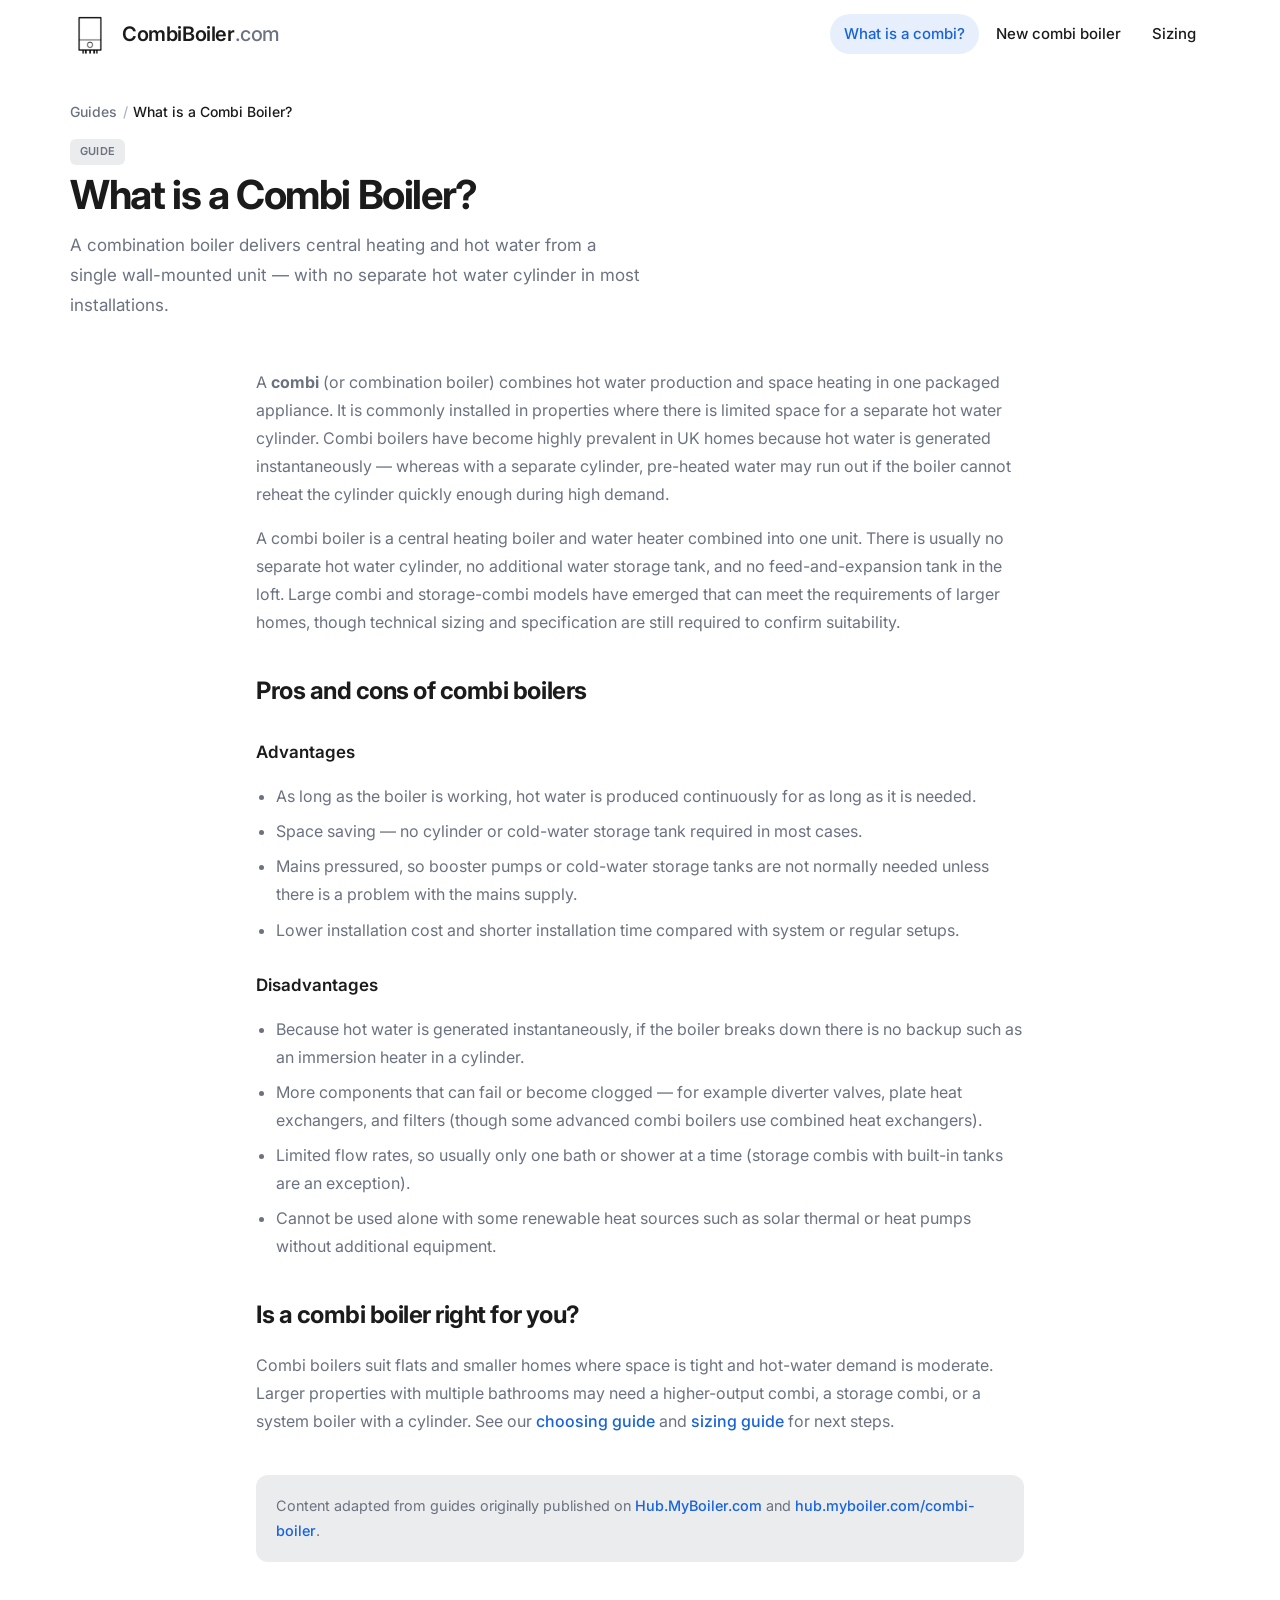
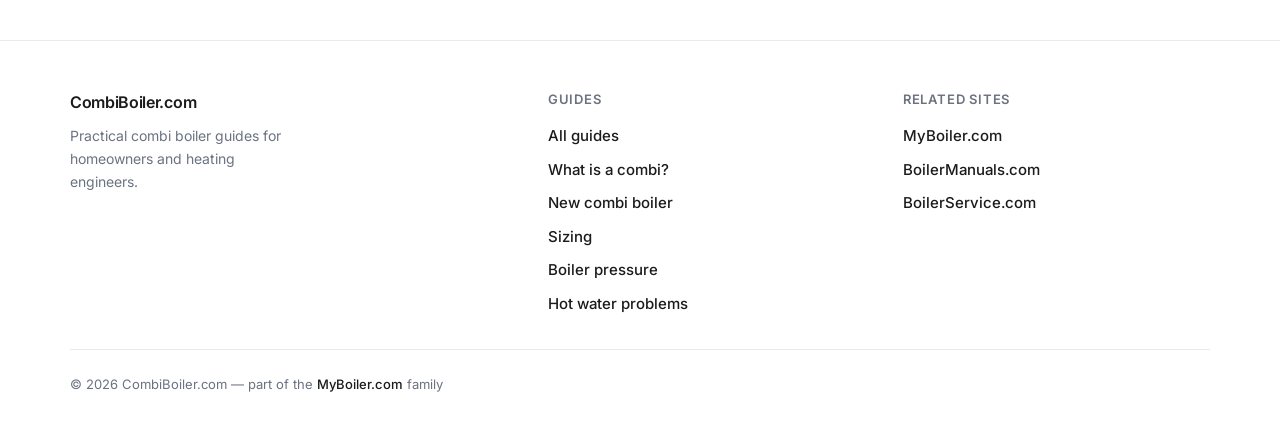
<file: what-is-a-combi-boiler.html>
<!DOCTYPE html>
<html lang="en-GB">
<head>
  <meta charset="UTF-8">
  <meta name="viewport" content="width=device-width, initial-scale=1.0">
  <meta name="description" content="What is a combi boiler? Definition, how combination boilers work, and the pros and cons for UK homes.">
  <title>What is a Combi Boiler? — CombiBoiler.com</title>
  <link rel="preconnect" href="https://fonts.googleapis.com">
  <link rel="preconnect" href="https://fonts.gstatic.com" crossorigin>
  <link rel="stylesheet" href="styles.css">
  <link rel="icon" href="favicon.png" type="image/png" sizes="32x32">
  <link rel="icon" href="favicon-48.png" type="image/png" sizes="48x48">
  <link rel="apple-touch-icon" href="apple-touch-icon.png" sizes="180x180">
</head>
<body data-active-nav="what-is">
  <div id="site-header"></div>

  <main>
    <section class="page-hero">
      <div class="container">
        <nav class="breadcrumbs" aria-label="Breadcrumb">
          <ol>
            <li><a href="index.html">Guides</a></li>
            <li aria-current="page">What is a Combi Boiler?</li>
          </ol>
        </nav>
        <p class="article-tag">Guide</p>
        <h1>What is a Combi Boiler?</h1>
        <p class="page-intro">A combination boiler delivers central heating and hot water from a single wall-mounted unit — with no separate hot water cylinder in most installations.</p>
      </div>
    </section>

    <section class="page-content">
      <div class="container prose prose-wide">
        <p>A <strong>combi</strong> (or combination boiler) combines hot water production and space heating in one packaged appliance. It is commonly installed in properties where there is limited space for a separate hot water cylinder. Combi boilers have become highly prevalent in UK homes because hot water is generated instantaneously — whereas with a separate cylinder, pre-heated water may run out if the boiler cannot reheat the cylinder quickly enough during high demand.</p>

        <p>A combi boiler is a central heating boiler and water heater combined into one unit. There is usually no separate hot water cylinder, no additional water storage tank, and no feed-and-expansion tank in the loft. Large combi and storage-combi models have emerged that can meet the requirements of larger homes, though technical sizing and specification are still required to confirm suitability.</p>

        <h2>Pros and cons of combi boilers</h2>

        <h3>Advantages</h3>
        <ul>
          <li>As long as the boiler is working, hot water is produced continuously for as long as it is needed.</li>
          <li>Space saving — no cylinder or cold-water storage tank required in most cases.</li>
          <li>Mains pressured, so booster pumps or cold-water storage tanks are not normally needed unless there is a problem with the mains supply.</li>
          <li>Lower installation cost and shorter installation time compared with system or regular setups.</li>
        </ul>

        <h3>Disadvantages</h3>
        <ul>
          <li>Because hot water is generated instantaneously, if the boiler breaks down there is no backup such as an immersion heater in a cylinder.</li>
          <li>More components that can fail or become clogged — for example diverter valves, plate heat exchangers, and filters (though some advanced combi boilers use combined heat exchangers).</li>
          <li>Limited flow rates, so usually only one bath or shower at a time (storage combis with built-in tanks are an exception).</li>
          <li>Cannot be used alone with some renewable heat sources such as solar thermal or heat pumps without additional equipment.</li>
        </ul>

        <h2>Is a combi boiler right for you?</h2>
        <p>Combi boilers suit flats and smaller homes where space is tight and hot-water demand is moderate. Larger properties with multiple bathrooms may need a higher-output combi, a storage combi, or a system boiler with a cylinder. See our <a href="choosing-a-combi-boiler.html">choosing guide</a> and <a href="sizing-and-efficiency.html">sizing guide</a> for next steps.</p>

        <p class="disclaimer">Content adapted from guides originally published on <a href="https://hub.myboiler.com/boilers/what-is-a-combi-boiler/">Hub.MyBoiler.com</a> and <a href="https://hub.myboiler.com/combi-boiler/">hub.myboiler.com/combi-boiler</a>.</p>
      </div>
    </section>
  </main>

  <div id="site-footer"></div>

  <script src="js/site-chrome.js"></script>
</body>
</html>
</file>
<file: styles.css>
@import url("https://fonts.googleapis.com/css2?family=Inter:wght@400;500;600;700&display=swap");

*,
*::before,
*::after {
  box-sizing: border-box;
}

:root {
  --bg: #ebeced;
  --surface: #ffffff;
  --text: #1b1b1b;
  --text-muted: #6b7280;
  --border: #dfe2e6;
  --border-subtle: #e8eaed;
  --link: #1863dc;
  --link-hover: #0f4eb5;
  --accent: #1863dc;
  --accent-dark: #0f4eb5;
  --footer-bg: #ffffff;
  --footer-text: #6b7280;
  --logo-dark: #1b1b1b;
  --logo-muted: #6b7280;
  --shadow-sm: 0 1px 3px rgba(27, 27, 27, 0.04);
  --shadow-md: 0 8px 24px rgba(27, 27, 27, 0.06);
  --shadow-lg: 0 16px 48px rgba(27, 27, 27, 0.08);
  --radius: 12px;
  --radius-lg: 20px;
  --max-width: 1140px;
  --font: "Inter", system-ui, -apple-system, "Segoe UI", Roboto, Arial, sans-serif;
}

html {
  scroll-behavior: smooth;
}

body {
  margin: 0;
  font-family: var(--font);
  font-size: 1rem;
  line-height: 1.6;
  color: var(--text);
  background: var(--bg);
  -webkit-font-smoothing: antialiased;
  -moz-osx-font-smoothing: grayscale;
}

a {
  color: var(--link);
  text-decoration: none;
}

a:hover {
  color: var(--link-hover);
  text-decoration: underline;
}

.container {
  width: min(100% - 2.5rem, var(--max-width));
  margin-inline: auto;
}

.site-header {
  background: var(--surface);
  position: sticky;
  top: 0;
  z-index: 1000;
}

.navbar {
  display: flex;
  align-items: center;
  gap: 1rem;
  width: min(100% - 2.5rem, var(--max-width));
  margin-inline: auto;
  padding: 0.9rem 0;
  position: relative;
}

.navbar-brand {
  display: inline-flex;
  align-items: center;
  gap: 0.75rem;
  min-width: 0;
  flex: 0 1 auto;
  text-decoration: none;
  color: var(--logo-dark);
  font-weight: 600;
  font-size: 1.25rem;
  letter-spacing: -0.02em;
}

.navbar-brand:hover {
  text-decoration: none;
  color: var(--logo-dark);
}

.logo-mark,
.navbar-logo {
  display: block;
  width: 2.5rem;
  height: 2.5rem;
  flex-shrink: 0;
  object-fit: contain;
}

.logo-tld {
  font-weight: 500;
  color: var(--logo-muted);
}

.navbar-title {
  white-space: nowrap;
  overflow: hidden;
  text-overflow: ellipsis;
}

.navbar-actions {
  display: flex;
  align-items: center;
  flex-shrink: 0;
  margin-left: auto;
}

.navbar-toggle {
  display: none;
  align-items: center;
  justify-content: center;
  width: 2.75rem;
  height: 2.75rem;
  padding: 0;
  border: 1px solid var(--border);
  border-radius: 10px;
  background: var(--surface);
  color: var(--text);
  cursor: pointer;
}

.navbar-toggle-icon {
  position: relative;
  display: block;
  width: 1.25rem;
  height: 1rem;
}

.navbar-toggle-icon::before,
.navbar-toggle-icon::after,
.navbar-toggle-bar {
  position: absolute;
  left: 0;
  width: 100%;
  height: 2px;
  background: currentColor;
  border-radius: 1px;
  transition: transform 0.2s ease, top 0.2s ease, opacity 0.2s ease;
}

.navbar-toggle-bar {
  top: 50%;
  transform: translateY(-50%);
}

.navbar-toggle-icon::before {
  content: "";
  top: 0;
}

.navbar-toggle-icon::after {
  content: "";
  bottom: 0;
}

.navbar-toggle.is-open .navbar-toggle-bar {
  opacity: 0;
}

.navbar-toggle.is-open .navbar-toggle-icon::before {
  top: 50%;
  transform: translateY(-50%) rotate(45deg);
}

.navbar-toggle.is-open .navbar-toggle-icon::after {
  bottom: auto;
  top: 50%;
  transform: translateY(-50%) rotate(-45deg);
}

.navbar-menu {
  display: flex;
  align-items: center;
  list-style: none;
  margin: 0;
  padding: 0;
  gap: 0.25rem;
}

.navbar-menu li {
  display: flex;
  align-items: center;
  margin: 0;
}

.navbar-menu a {
  display: inline-flex;
  align-items: center;
  min-height: 2.5rem;
  padding: 0.4rem 0.85rem;
  color: var(--text);
  text-decoration: none;
  font-size: 0.9375rem;
  font-weight: 500;
  line-height: 1.2;
  border-radius: 999px;
  transition: background 0.15s ease, color 0.15s ease;
}

.navbar-menu a:hover {
  background: var(--bg);
  color: var(--text);
  text-decoration: none;
}

.navbar-menu a[aria-current="page"] {
  background: rgba(24, 99, 220, 0.1);
  color: var(--accent);
}

@media screen and (max-width: 768px) {
  .navbar {
    padding: 0.85rem 0;
  }

  .navbar-brand {
    max-width: calc(100% - 3.5rem);
  }

  .navbar-title,
  .navbar-brand {
    font-size: 1.125rem;
  }

  .navbar-toggle {
    display: inline-flex;
  }

  .navbar-menu {
    display: none;
    flex-direction: column;
    align-items: stretch;
    position: absolute;
    top: calc(100% + 0.5rem);
    left: 0;
    right: 0;
    width: 100%;
    margin: 0;
    background: var(--surface);
    padding: 0.75rem;
    border: 1px solid var(--border);
    border-radius: var(--radius);
    box-shadow: var(--shadow-md);
  }

  .navbar-menu.active {
    display: flex;
  }

  .navbar-menu a {
    justify-content: center;
    width: 100%;
    border-radius: 10px;
  }
}

.hero {
  padding: 4rem 0 2.5rem;
  text-align: center;
}

.hero .container {
  max-width: 40rem;
}

.hero h1 {
  margin: 0 auto 1rem;
  font-size: clamp(2.125rem, 5vw, 3rem);
  font-weight: 700;
  line-height: 1.08;
  letter-spacing: -0.035em;
  color: var(--text);
}

.lead {
  margin: 0 auto;
  font-size: 1.125rem;
  color: var(--text-muted);
  max-width: 40ch;
  line-height: 1.7;
}

section {
  padding-block: 2rem;
}

.resources {
  padding-top: 0;
  padding-bottom: 3rem;
}

.guide-group + .guide-group {
  margin-top: 2.75rem;
}

.guide-group-title {
  margin: 0 0 1rem;
  font-size: 0.8125rem;
  font-weight: 600;
  color: var(--text-muted);
  letter-spacing: 0.08em;
  text-transform: uppercase;
}

.card-grid {
  display: grid;
  grid-template-columns: repeat(auto-fill, minmax(270px, 1fr));
  gap: 1rem;
}

.card-meta {
  display: inline-block;
  margin-bottom: 0.75rem;
  padding: 0.25rem 0.6rem;
  font-size: 0.6875rem;
  font-weight: 600;
  letter-spacing: 0.04em;
  text-transform: uppercase;
  color: var(--text-muted);
  background: var(--bg);
  border-radius: 6px;
}

.card {
  display: flex;
  flex-direction: column;
  padding: 1.35rem 1.4rem 1.25rem;
  background: var(--surface);
  border: none;
  border-radius: var(--radius-lg);
  text-decoration: none;
  color: inherit;
  box-shadow: var(--shadow-sm);
  transition: box-shadow 0.2s ease, transform 0.2s ease;
}

.card:hover {
  box-shadow: var(--shadow-md);
  transform: translateY(-3px);
  text-decoration: none;
}

.card h3 {
  margin: 0 0 0.55rem;
  font-size: 1.125rem;
  font-weight: 600;
  letter-spacing: -0.02em;
  line-height: 1.3;
  color: var(--text);
}

.card p {
  margin: 0;
  flex: 1;
  color: var(--text-muted);
  font-size: 0.9375rem;
  line-height: 1.65;
}

.card-link {
  margin-top: 1.25rem;
  font-weight: 600;
  font-size: 0.875rem;
  color: var(--link);
}

.card:hover .card-link {
  text-decoration: underline;
}

.brands {
  padding-top: 0;
  padding-bottom: 2.5rem;
}

h2 {
  margin: 0 0 1rem;
  font-size: clamp(1.375rem, 2.5vw, 1.5rem);
  font-weight: 700;
  letter-spacing: -0.02em;
  color: var(--text);
}

.section-intro {
  margin: 0 0 1.25rem;
  color: var(--text-muted);
  line-height: 1.7;
  max-width: 52ch;
}

.brand-grid {
  display: flex;
  flex-wrap: wrap;
  gap: 0.5rem;
}

.brand-grid a {
  padding: 0.5rem 0.95rem;
  background: var(--surface);
  border: none;
  border-radius: 999px;
  text-decoration: none;
  font-size: 0.875rem;
  font-weight: 500;
  color: var(--text);
  box-shadow: var(--shadow-sm);
  transition: box-shadow 0.15s ease, color 0.15s ease;
}

.brand-grid a:hover {
  box-shadow: var(--shadow-md);
  color: var(--link);
  text-decoration: none;
}

.cta {
  padding-bottom: 4rem;
}

.cta-panel {
  display: flex;
  flex-wrap: wrap;
  align-items: center;
  justify-content: space-between;
  gap: 1.5rem;
  padding: 2rem 2.25rem;
  background: var(--surface);
  border: none;
  border-radius: var(--radius-lg);
  box-shadow: var(--shadow-sm);
}

.cta-panel h2 {
  margin-bottom: 0.5rem;
}

.cta-panel p {
  margin: 0;
  color: var(--text-muted);
  max-width: 42ch;
  line-height: 1.7;
}

.cta-actions {
  display: flex;
  flex-wrap: wrap;
  gap: 0.75rem;
}

.btn {
  display: inline-block;
  padding: 0.7rem 1.35rem;
  border-radius: 999px;
  font-weight: 600;
  font-size: 0.9375rem;
  text-decoration: none;
  transition: background 0.15s ease, color 0.15s ease, border-color 0.15s ease, box-shadow 0.15s ease;
}

.btn-primary {
  background: var(--accent);
  color: #fff;
  box-shadow: 0 2px 8px rgba(24, 99, 220, 0.25);
}

.btn-primary:hover {
  background: var(--accent-dark);
  color: #fff;
  text-decoration: none;
  box-shadow: 0 4px 14px rgba(24, 99, 220, 0.3);
}

.btn-secondary {
  background: var(--surface);
  color: var(--text);
  border: 1px solid var(--border);
}

.btn-secondary:hover {
  border-color: #c8ccd4;
  color: var(--text);
  text-decoration: none;
}

.page-hero {
  padding: 2rem 0 1.5rem;
  background: var(--surface);
}

.page-hero h1 {
  margin: 0.5rem 0 0;
  font-size: clamp(1.875rem, 4vw, 2.5rem);
  font-weight: 700;
  letter-spacing: -0.035em;
  line-height: 1.12;
  color: var(--text);
  max-width: 28ch;
}

.breadcrumbs {
  margin: 0;
  font-size: 0.875rem;
}

.breadcrumbs ol {
  display: flex;
  flex-wrap: wrap;
  align-items: center;
  gap: 0.35rem;
  margin: 0;
  padding: 0;
  list-style: none;
  color: var(--text-muted);
}

.breadcrumbs li + li::before {
  content: "/";
  margin-right: 0.35rem;
  color: #b0b5bd;
}

.breadcrumbs a {
  color: var(--text-muted);
  font-weight: 500;
  text-decoration: none;
}

.breadcrumbs a:hover {
  color: var(--link);
  text-decoration: none;
}

.breadcrumbs [aria-current="page"] {
  color: var(--text);
  font-weight: 500;
}

.article-tag {
  display: inline-block;
  margin: 1rem 0 0;
  padding: 0.25rem 0.6rem;
  font-size: 0.6875rem;
  font-weight: 600;
  letter-spacing: 0.04em;
  text-transform: uppercase;
  color: var(--text-muted);
  background: var(--bg);
  border-radius: 6px;
}

.page-content {
  padding-top: 0.5rem;
  padding-bottom: 4rem;
  background: var(--surface);
}

.prose {
  max-width: 62ch;
}

.prose p,
.prose ul,
.prose ol {
  color: var(--text-muted);
  line-height: 1.75;
}

.prose h2 {
  margin-top: 2.25rem;
  margin-bottom: 0.85rem;
  color: var(--text);
  font-weight: 700;
  letter-spacing: -0.02em;
}

.prose h3 {
  margin-top: 1.75rem;
  margin-bottom: 0.5rem;
  font-size: 1.0625rem;
  font-weight: 600;
  color: var(--text);
}

.prose ul,
.prose ol {
  padding-left: 1.25rem;
}

.prose li {
  margin-bottom: 0.45rem;
}

.prose a {
  color: var(--link);
  font-weight: 500;
}

.prose-wide {
  max-width: 48rem;
}

.page-intro {
  margin: 0.85rem 0 0;
  color: var(--text-muted);
  line-height: 1.75;
  max-width: 52ch;
  font-size: 1.0625rem;
}

.prose img {
  max-width: 100%;
  height: auto;
  border-radius: var(--radius);
  margin: 1rem 0;
  box-shadow: var(--shadow-sm);
}

.prose figcaption {
  margin: -0.5rem 0 1.5rem;
  font-size: 0.875rem;
  color: var(--text-muted);
  text-align: center;
}

.video-embed {
  position: relative;
  width: 100%;
  padding-bottom: 56.25%;
  margin: 1.25rem 0 1.5rem;
  border-radius: var(--radius-lg);
  overflow: hidden;
  background: #000;
  box-shadow: var(--shadow-md);
}

.video-embed iframe {
  position: absolute;
  inset: 0;
  width: 100%;
  height: 100%;
  border: 0;
}

.disclaimer {
  margin-top: 2.5rem;
  padding: 1.15rem 1.25rem;
  border-radius: var(--radius);
  background: var(--bg);
  font-size: 0.9rem;
  color: var(--text-muted);
  line-height: 1.65;
}

.site-footer {
  margin-top: 0;
  padding: 3rem 0 2rem;
  background: var(--footer-bg);
  border-top: 1px solid var(--border-subtle);
  font-size: 0.875rem;
  color: var(--footer-text);
  line-height: 1.65;
}

.footer-grid {
  display: grid;
  grid-template-columns: 1.4fr 1fr 1fr;
  gap: 2rem 3rem;
  padding-bottom: 2rem;
}

.footer-logo {
  margin: 0 0 0.5rem;
  font-size: 1rem;
  font-weight: 600;
  letter-spacing: -0.02em;
  color: var(--text);
}

.footer-tagline {
  margin: 0;
  max-width: 26ch;
  color: var(--text-muted);
}

.footer-heading {
  margin: 0 0 0.85rem;
  font-size: 0.8125rem;
  font-weight: 600;
  letter-spacing: 0.06em;
  text-transform: uppercase;
  color: var(--text-muted);
}

.footer-links {
  display: flex;
  flex-direction: column;
  gap: 0.55rem;
}

.footer-links a {
  color: var(--text);
  text-decoration: none;
  font-weight: 500;
  font-size: 0.9375rem;
}

.footer-links a:hover {
  color: var(--link);
  text-decoration: none;
}

.footer-bottom {
  padding-top: 1.5rem;
  border-top: 1px solid var(--border-subtle);
}

.footer-bottom p {
  margin: 0;
  color: var(--text-muted);
  font-size: 0.8125rem;
}

.footer-bottom a {
  color: var(--text);
  font-weight: 500;
  text-decoration: none;
}

.footer-bottom a:hover {
  color: var(--link);
}

@media screen and (max-width: 768px) {
  .cta-panel {
    padding: 1.5rem;
  }

  .page-hero h1 {
    max-width: none;
  }

  .footer-grid {
    grid-template-columns: 1fr;
    gap: 1.75rem;
  }
}
</file>
